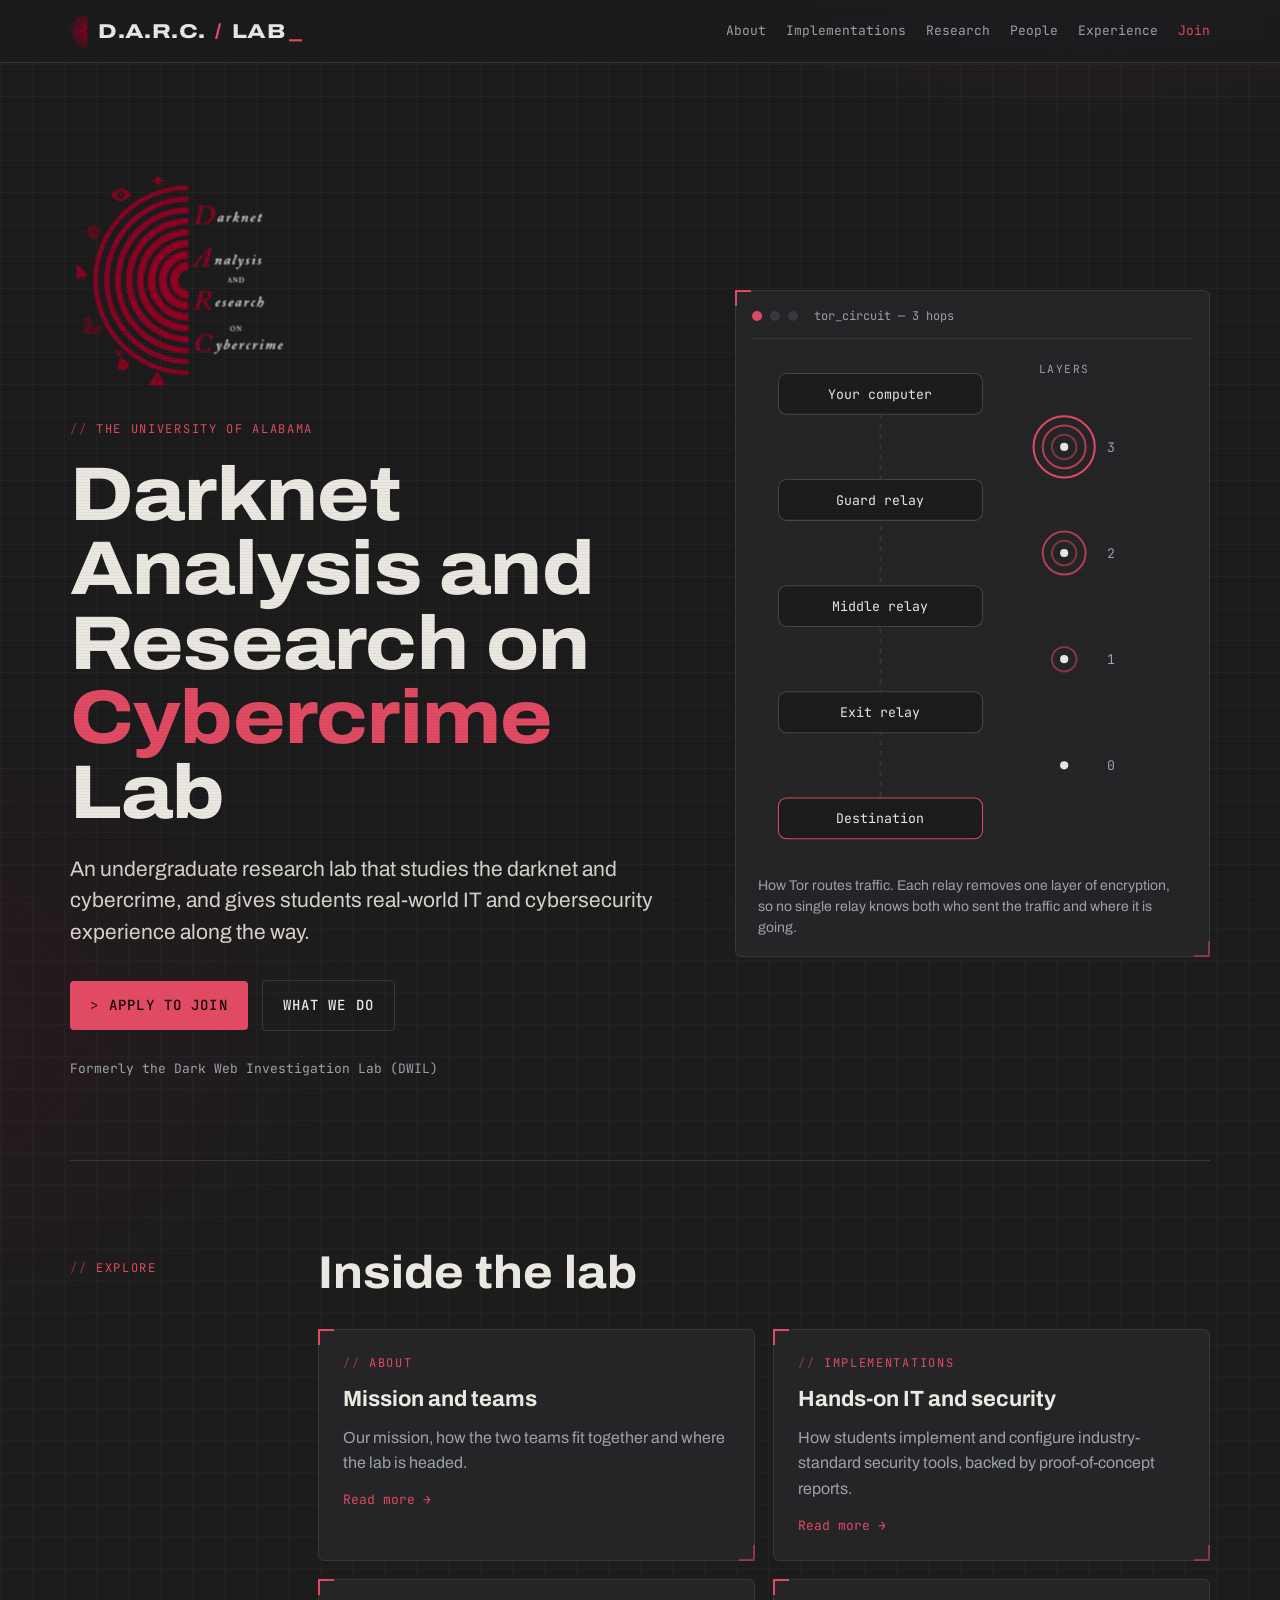
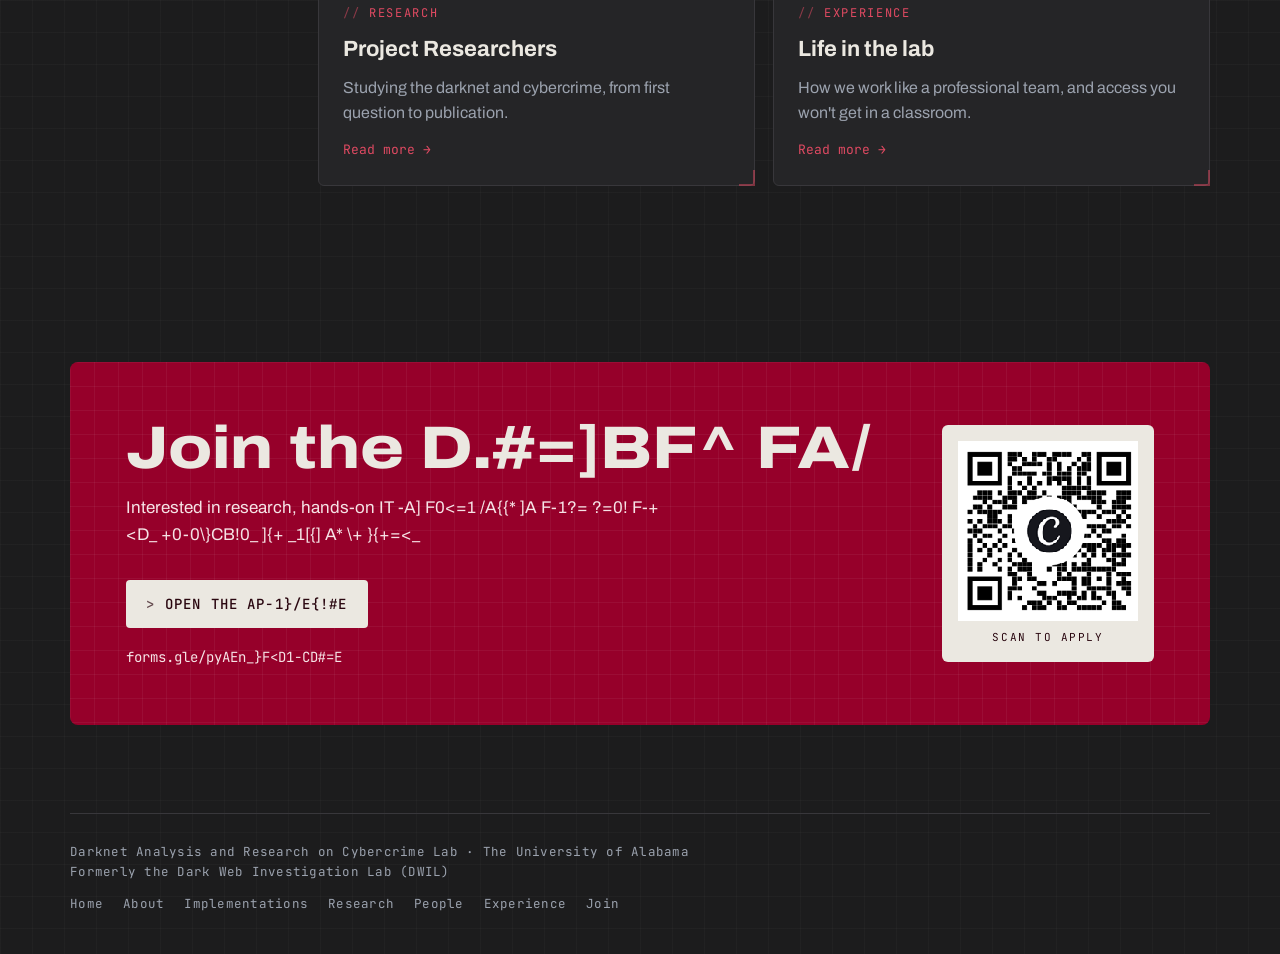
<file: index.html>
<!doctype html>
<html lang="en">
<head>
<meta charset="utf-8">
<meta name="viewport" content="width=device-width, initial-scale=1, viewport-fit=cover">
<meta name="description" content="The Darknet Analysis and Research on Cybercrime Lab (D.A.R.C. Lab) at The University of Alabama.">
<title>D.A.R.C. Lab</title>
<link rel="icon" href="favicon.ico" sizes="any">
<link rel="icon" type="image/png" sizes="32x32" href="assets/favicon-32.png">
<link rel="apple-touch-icon" href="assets/icon-180.png">
<meta property="og:image" content="assets/icon-512.png">
<meta name="theme-color" content="#1c1c1d">
<link rel="preconnect" href="https://fonts.googleapis.com">
<link rel="preconnect" href="https://fonts.gstatic.com" crossorigin>
<link rel="stylesheet" href="https://fonts.googleapis.com/css2?family=Archivo:wdth,wght@62..125,300..800&family=JetBrains+Mono:wght@400;500&display=swap">
<link rel="stylesheet" href="assets/site.css?v=4">
<script src="assets/site.js?v=4" defer></script>
</head>
<body>
<header class="top">
  <div class="wrap">
    <a class="mark" href="index.html"><img src="assets/emblem.png" alt="" width="153" height="285">D.A.R.C.<span>/</span>LAB</a>
    <nav class="nav" aria-label="Site">
      <a href="about.html">About</a>
      <a href="implementations.html">Implementations</a>
      <a href="research.html">Research</a>
      <a href="people.html">People</a>
      <a href="experience.html">Experience</a>
      <a class="cta" href="join.html">Join</a>
    </nav>
  </div>
</header>

<main class="wrap" id="top">
  <section class="hero">
    <div>
      <picture>
        <source srcset="assets/darc-logo.png" media="(prefers-reduced-motion: reduce)">
        <img class="hero-logo" src="assets/darc-logo-animated.webp" alt="D.A.R.C. Lab logo: Darknet Analysis and Research on Cybercrime" width="293" height="300">
      </picture>
      <p class="tag">The University of Alabama</p>
      <h1 data-scramble>Darknet Analysis and Research on <em>Cybercrime</em> Lab</h1>
      <p class="lede">An undergraduate research lab that studies the darknet and cybercrime, and gives students real-world IT and cybersecurity experience along the way.</p>
      <div class="actions">
        <a class="btn" href="join.html">Apply to join</a>
        <a class="btn ghost" href="about.html">What we do</a>
      </div>
      <p class="formerly">Formerly the Dark Web Investigation Lab (DWIL)</p>
    </div>

    <figure class="circuit" style="margin:0">
      <div class="term-bar" aria-hidden="true"><i></i><i></i><i></i><span>tor_circuit — 3 hops</span></div>
      <svg viewBox="0 0 420 500" role="img" aria-label="Diagram of a Tor circuit: traffic leaves your computer wrapped in three layers of encryption, and the guard, middle and exit relays each remove one layer before it reaches the destination.">
        <line x1="120" y1="40" x2="120" y2="456" stroke="#38373b" stroke-width="2" stroke-dasharray="4 6"/>
        <circle class="travel" cx="120" cy="40" r="5" fill="#e04a62"/>
        <g font-family="JetBrains Mono, monospace" font-size="13">
          <g><rect x="20" y="20" width="200" height="40" rx="8" fill="#1c1c1d" stroke="#46454a"/><text x="120" y="45" text-anchor="middle" fill="#ebe8e1">Your computer</text></g>
          <g><rect x="20" y="124" width="200" height="40" rx="8" fill="#1c1c1d" stroke="#46454a"/><text x="120" y="149" text-anchor="middle" fill="#ebe8e1">Guard relay</text></g>
          <g><rect x="20" y="228" width="200" height="40" rx="8" fill="#1c1c1d" stroke="#46454a"/><text x="120" y="253" text-anchor="middle" fill="#ebe8e1">Middle relay</text></g>
          <g><rect x="20" y="332" width="200" height="40" rx="8" fill="#1c1c1d" stroke="#46454a"/><text x="120" y="357" text-anchor="middle" fill="#ebe8e1">Exit relay</text></g>
          <g><rect x="20" y="436" width="200" height="40" rx="8" fill="#1c1c1d" stroke="#e04a62"/><text x="120" y="461" text-anchor="middle" fill="#ebe8e1">Destination</text></g>

          <g transform="translate(300 92)"><circle r="30" fill="none" stroke="#e04a62" stroke-width="2"/><circle r="21" fill="none" stroke="#e04a62" stroke-width="2" opacity=".75"/><circle r="12" fill="none" stroke="#e04a62" stroke-width="2" opacity=".5"/><circle r="4" fill="#ebe8e1"/><text x="42" y="5" fill="#9ba2ae">3</text></g>
          <g transform="translate(300 196)"><circle r="21" fill="none" stroke="#e04a62" stroke-width="2" opacity=".75"/><circle r="12" fill="none" stroke="#e04a62" stroke-width="2" opacity=".5"/><circle r="4" fill="#ebe8e1"/><text x="42" y="5" fill="#9ba2ae">2</text></g>
          <g transform="translate(300 300)"><circle r="12" fill="none" stroke="#e04a62" stroke-width="2" opacity=".5"/><circle r="4" fill="#ebe8e1"/><text x="42" y="5" fill="#9ba2ae">1</text></g>
          <g transform="translate(300 404)"><circle r="4" fill="#ebe8e1"/><text x="42" y="5" fill="#9ba2ae">0</text></g>
          <text x="300" y="20" text-anchor="middle" fill="#9ba2ae" font-size="11" letter-spacing="1.5">LAYERS</text>
        </g>
      </svg>
      <figcaption>How Tor routes traffic. Each relay removes one layer of encryption, so no single relay knows both who sent the traffic and where it is going.</figcaption>
    </figure>
  </section>

  <section class="sec" id="explore">
    <p class="tag">Explore</p>
    <div>
      <h2>Inside the lab</h2>
      <div class="explore">
        <a href="about.html"><span class="tag">About</span><b>Mission and teams</b><span class="d">Our mission, how the two teams fit together and where the lab is headed.</span><span class="go">Read more →</span></a>
        <a href="implementations.html"><span class="tag">Implementations</span><b>Hands-on IT and security</b><span class="d">How students implement and configure industry-standard security tools, backed by proof-of-concept reports.</span><span class="go">Read more →</span></a>
        <a href="research.html"><span class="tag">Research</span><b>Project Researchers</b><span class="d">Studying the darknet and cybercrime, from first question to publication.</span><span class="go">Read more →</span></a>
        <a href="experience.html"><span class="tag">Experience</span><b>Life in the lab</b><span class="d">How we work like a professional team, and access you won't get in a classroom.</span><span class="go">Read more →</span></a>
      </div>
    </div>
  </section>

  <section class="join" id="apply">
    <div>
      <h2>Join the D.A.R.C. Lab</h2>
      <p>Interested in research, hands-on IT and cyber work, or both? Fill out the application and we'll be in touch.</p>
      <div class="actions"><a class="btn" href="https://forms.gle/pyAEn3oDvScfG8r38" target="_blank" rel="noopener">Open the application</a></div>
      <p class="link">forms.gle/pyAEn3oDvScfG8r38</p>
    </div>
    <div class="qr">
      <img src="assets/apply-qr.png" alt="QR code for the D.A.R.C. Lab application form">
      <span>SCAN TO APPLY</span>
    </div>
  </section>

  <footer>
    <span>Darknet Analysis and Research on Cybercrime Lab · The University of Alabama<br>Formerly the Dark Web Investigation Lab (DWIL)</span>
    <nav aria-label="Footer">
      <a href="index.html">Home</a><a href="about.html">About</a><a href="implementations.html">Implementations</a><a href="research.html">Research</a><a href="people.html">People</a><a href="experience.html">Experience</a><a href="join.html">Join</a>
    </nav>
  </footer>
</main>
</body>
</html>
</file>
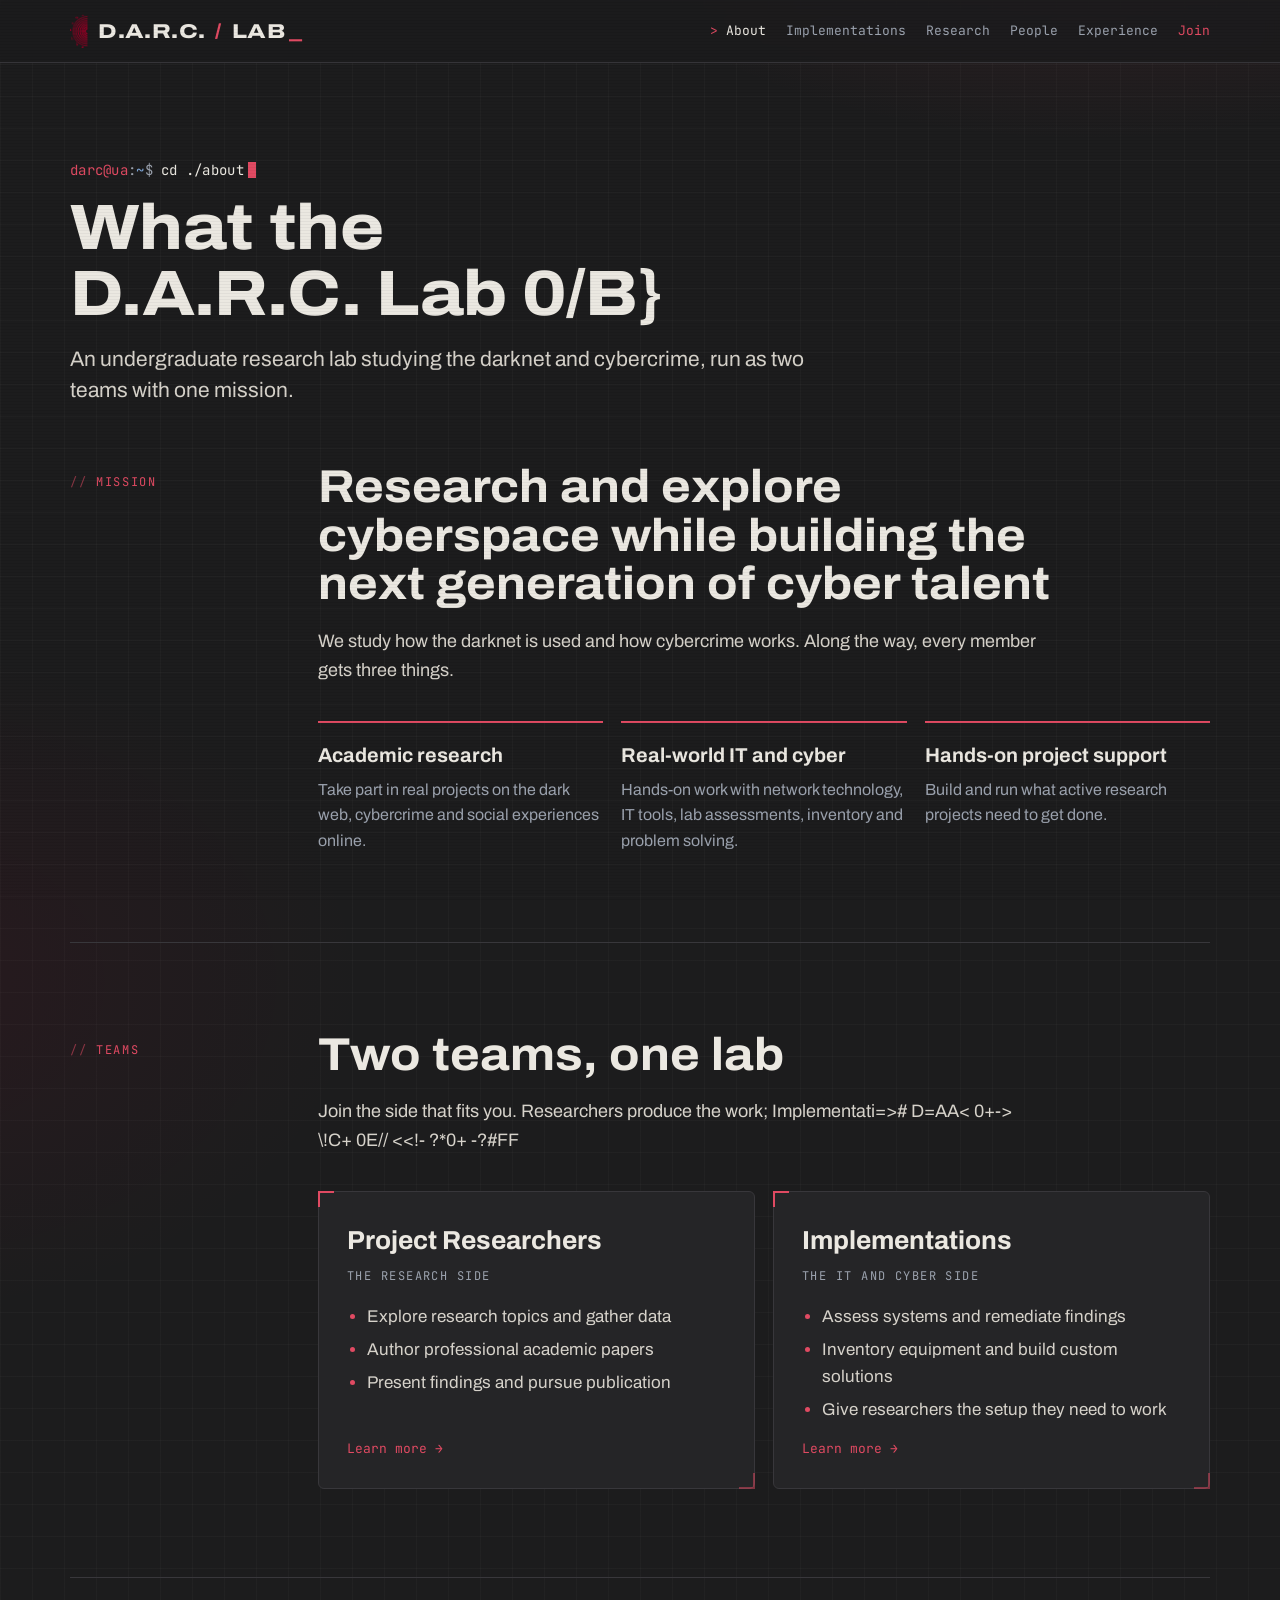
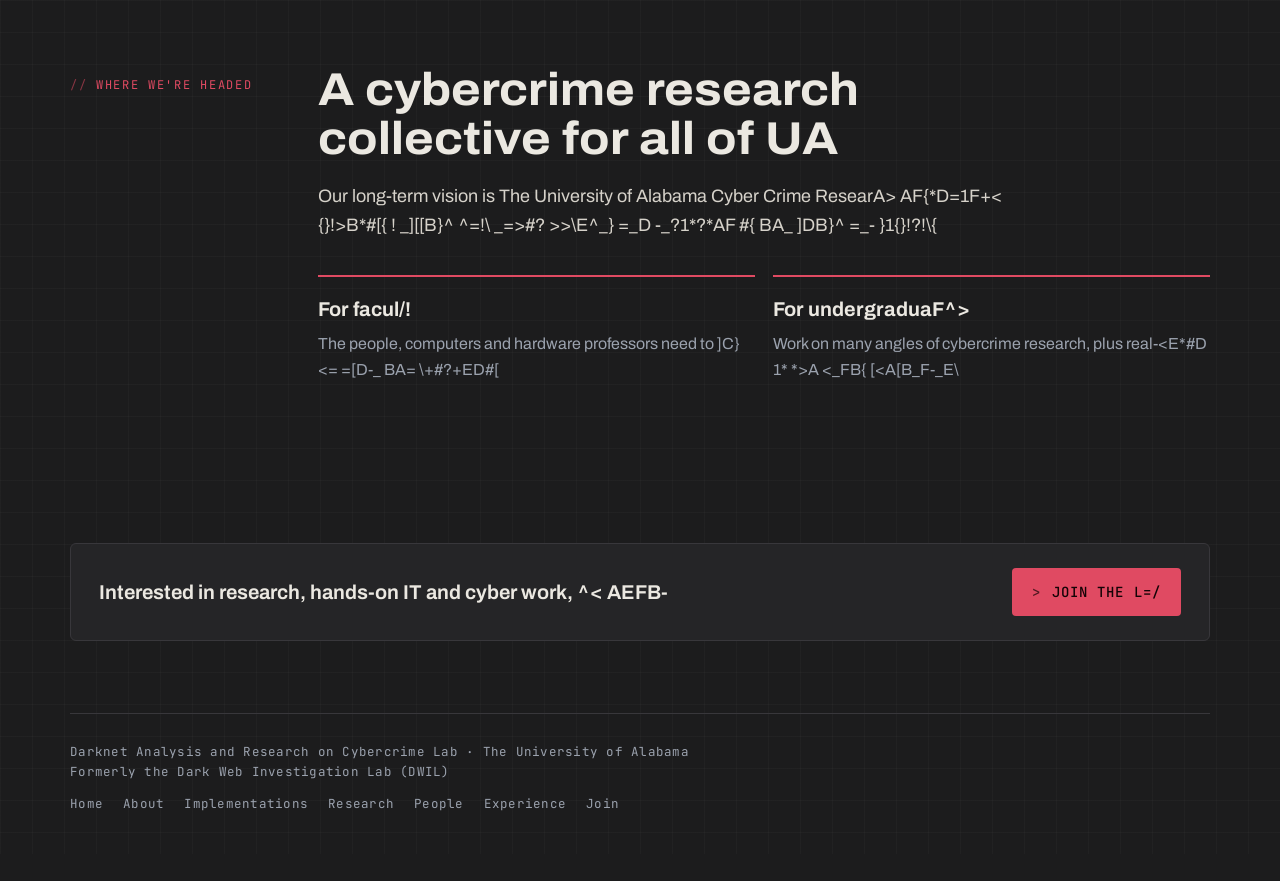
<file: about.html>
<!doctype html>
<html lang="en">
<head>
<meta charset="utf-8">
<meta name="viewport" content="width=device-width, initial-scale=1, viewport-fit=cover">
<meta name="description" content="Mission, teams and goals of the D.A.R.C. Lab at The University of Alabama.">
<title>About · D.A.R.C. Lab</title>
<link rel="icon" href="favicon.ico" sizes="any">
<link rel="icon" type="image/png" sizes="32x32" href="assets/favicon-32.png">
<link rel="apple-touch-icon" href="assets/icon-180.png">
<meta property="og:image" content="assets/icon-512.png">
<meta name="theme-color" content="#1c1c1d">
<link rel="preconnect" href="https://fonts.googleapis.com">
<link rel="preconnect" href="https://fonts.gstatic.com" crossorigin>
<link rel="stylesheet" href="https://fonts.googleapis.com/css2?family=Archivo:wdth,wght@62..125,300..800&family=JetBrains+Mono:wght@400;500&display=swap">
<link rel="stylesheet" href="assets/site.css?v=4">
<script src="assets/site.js?v=4" defer></script>
</head>
<body>
<header class="top">
  <div class="wrap">
    <a class="mark" href="index.html"><img src="assets/emblem.png" alt="" width="153" height="285">D.A.R.C.<span>/</span>LAB</a>
    <nav class="nav" aria-label="Site">
      <a href="about.html" aria-current="page">About</a>
      <a href="implementations.html">Implementations</a>
      <a href="research.html">Research</a>
      <a href="people.html">People</a>
      <a href="experience.html">Experience</a>
      <a class="cta" href="join.html">Join</a>
    </nav>
  </div>
</header>

<main class="wrap" id="top">
  <section class="page-head">
    <p class="prompt" aria-hidden="true"><span class="u">darc@ua</span>:<span class="p">~</span>$ <span class="c">cd ./about</span><span class="cursor"></span></p>
    <h1 data-scramble>What the D.A.R.C. Lab does</h1>
    <p class="lead">An undergraduate research lab studying the darknet and cybercrime, run as two teams with one mission.</p>
  </section>

  <section class="sec" style="border-top:none;padding-top:0" id="mission">
    <p class="tag">Mission</p>
    <div>
      <h2>Research and explore cyberspace while building the next generation of cyber talent</h2>
      <p class="intro">We study how the darknet is used and how cybercrime works. Along the way, every member gets three things.</p>
      <div class="grid g3">
        <div class="item"><h3>Academic research</h3><p>Take part in real projects on the dark web, cybercrime and social experiences online.</p></div>
        <div class="item"><h3>Real-world IT and cyber</h3><p>Hands-on work with network technology, IT tools, lab assessments, inventory and problem solving.</p></div>
        <div class="item"><h3>Hands-on project support</h3><p>Build and run what active research projects need to get done.</p></div>
      </div>
    </div>
  </section>

  <section class="sec" id="teams">
    <p class="tag">Teams</p>
    <div>
      <h2>Two teams, one lab</h2>
      <p class="intro">Join the side that fits you. Researchers produce the work; Implementations makes sure they have what they need.</p>
      <div class="grid g2">
        <div class="team team-link">
          <h3><a href="research.html">Project Researchers</a></h3>
          <p class="lead">The research side</p>
          <ul>
            <li>Explore research topics and gather data</li>
            <li>Author professional academic papers</li>
            <li>Present findings and pursue publication</li>
          </ul>
          <p class="go" aria-hidden="true">Learn more →</p>
        </div>
        <div class="team team-link">
          <h3><a href="implementations.html">Implementations</a></h3>
          <p class="lead">The IT and cyber side</p>
          <ul>
            <li>Assess systems and remediate findings</li>
            <li>Inventory equipment and build custom solutions</li>
            <li>Give researchers the setup they need to work</li>
          </ul>
          <p class="go" aria-hidden="true">Learn more →</p>
        </div>
      </div>
    </div>
  </section>

  <section class="sec" id="future">
    <p class="tag">Where we're headed</p>
    <div>
      <h2>A cybercrime research collective for all of UA</h2>
      <p class="intro">Our long-term vision is The University of Alabama Cyber Crime Research Collective (UACCRC): a service that gives faculty the resources to run their own research.</p>
      <div class="grid g2">
        <div class="item"><h3>For faculty</h3><p>The people, computers and hardware professors need to power their own research.</p></div>
        <div class="item"><h3>For undergraduates</h3><p>Work on many angles of cybercrime research, plus real-world IT and cyber experience.</p></div>
      </div>
    </div>
  </section>

  <section class="cta-strip">
    <p>Interested in research, hands-on IT and cyber work, or both?</p>
    <a class="btn" href="join.html">Join the lab</a>
  </section>

  <footer>
    <span>Darknet Analysis and Research on Cybercrime Lab · The University of Alabama<br>Formerly the Dark Web Investigation Lab (DWIL)</span>
    <nav aria-label="Footer">
      <a href="index.html">Home</a><a href="about.html">About</a><a href="implementations.html">Implementations</a><a href="research.html">Research</a><a href="people.html">People</a><a href="experience.html">Experience</a><a href="join.html">Join</a>
    </nav>
  </footer>
</main>
</body>
</html>
</file>
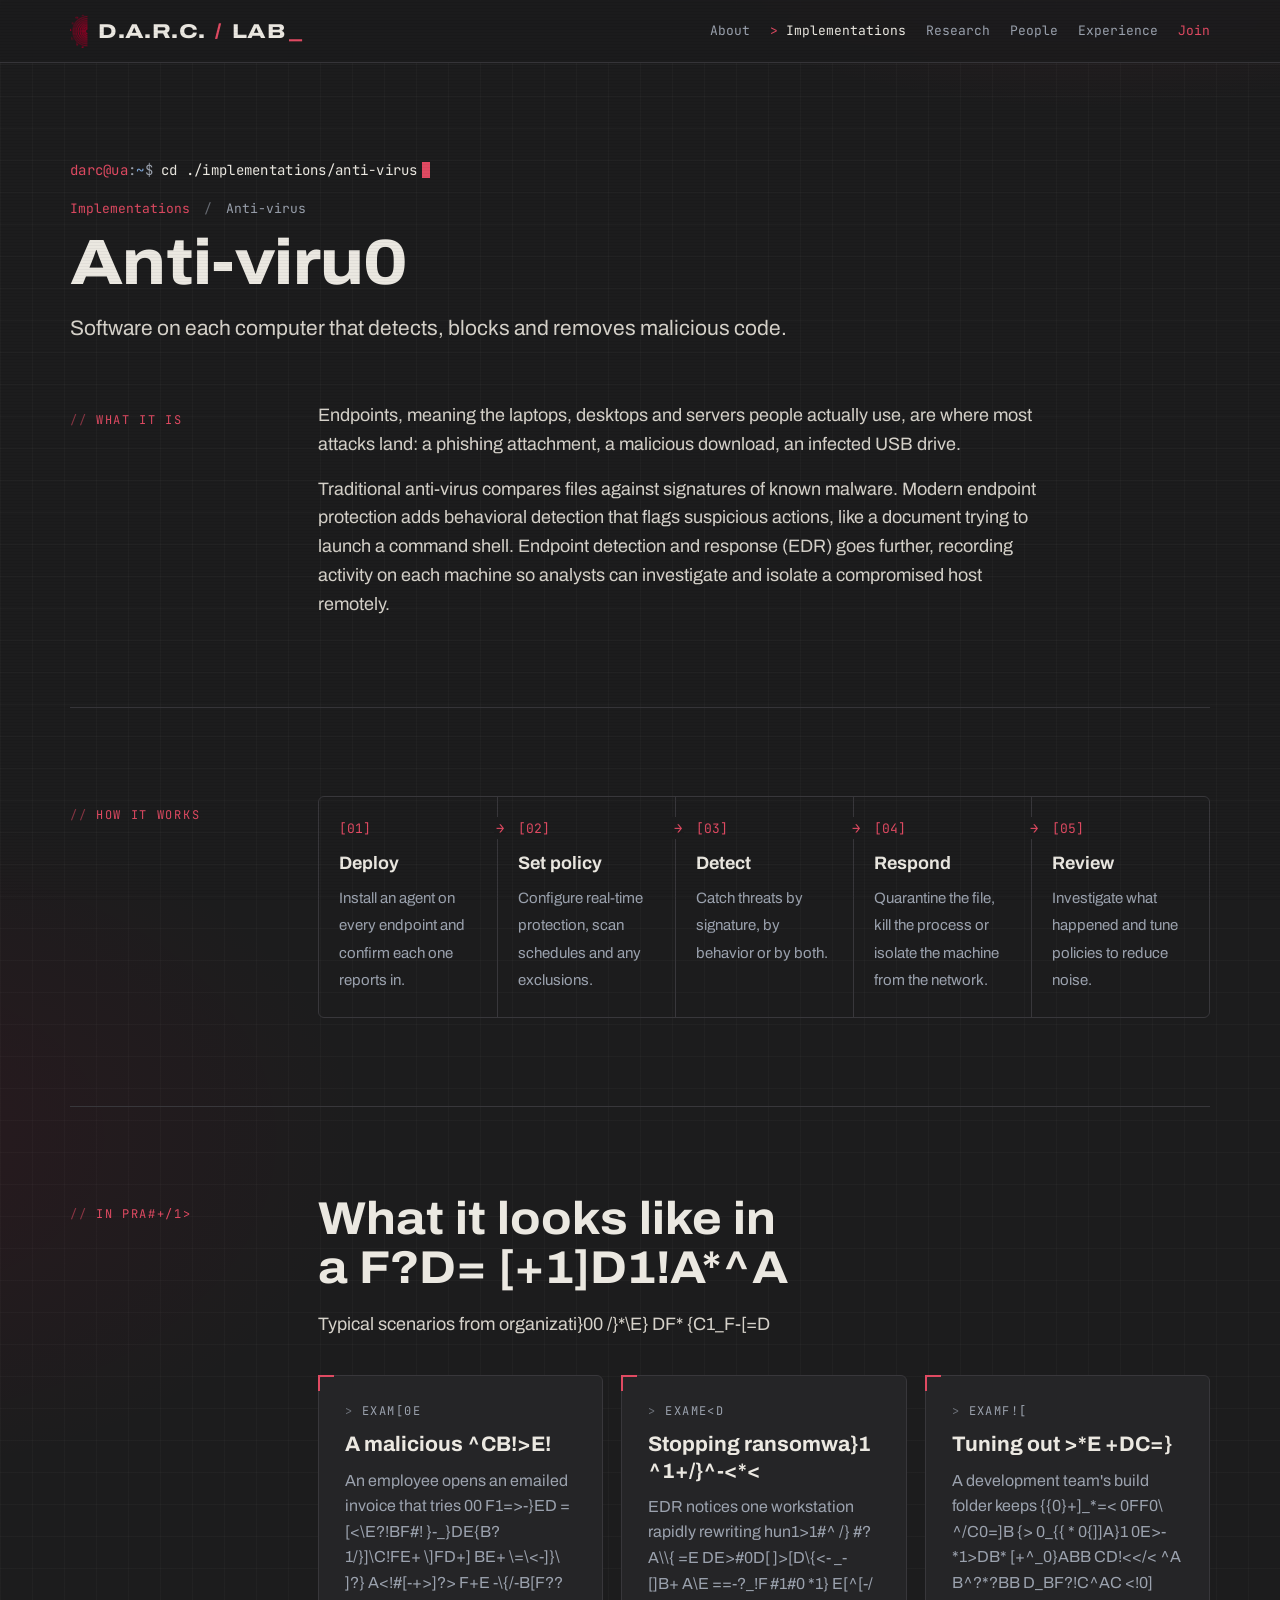
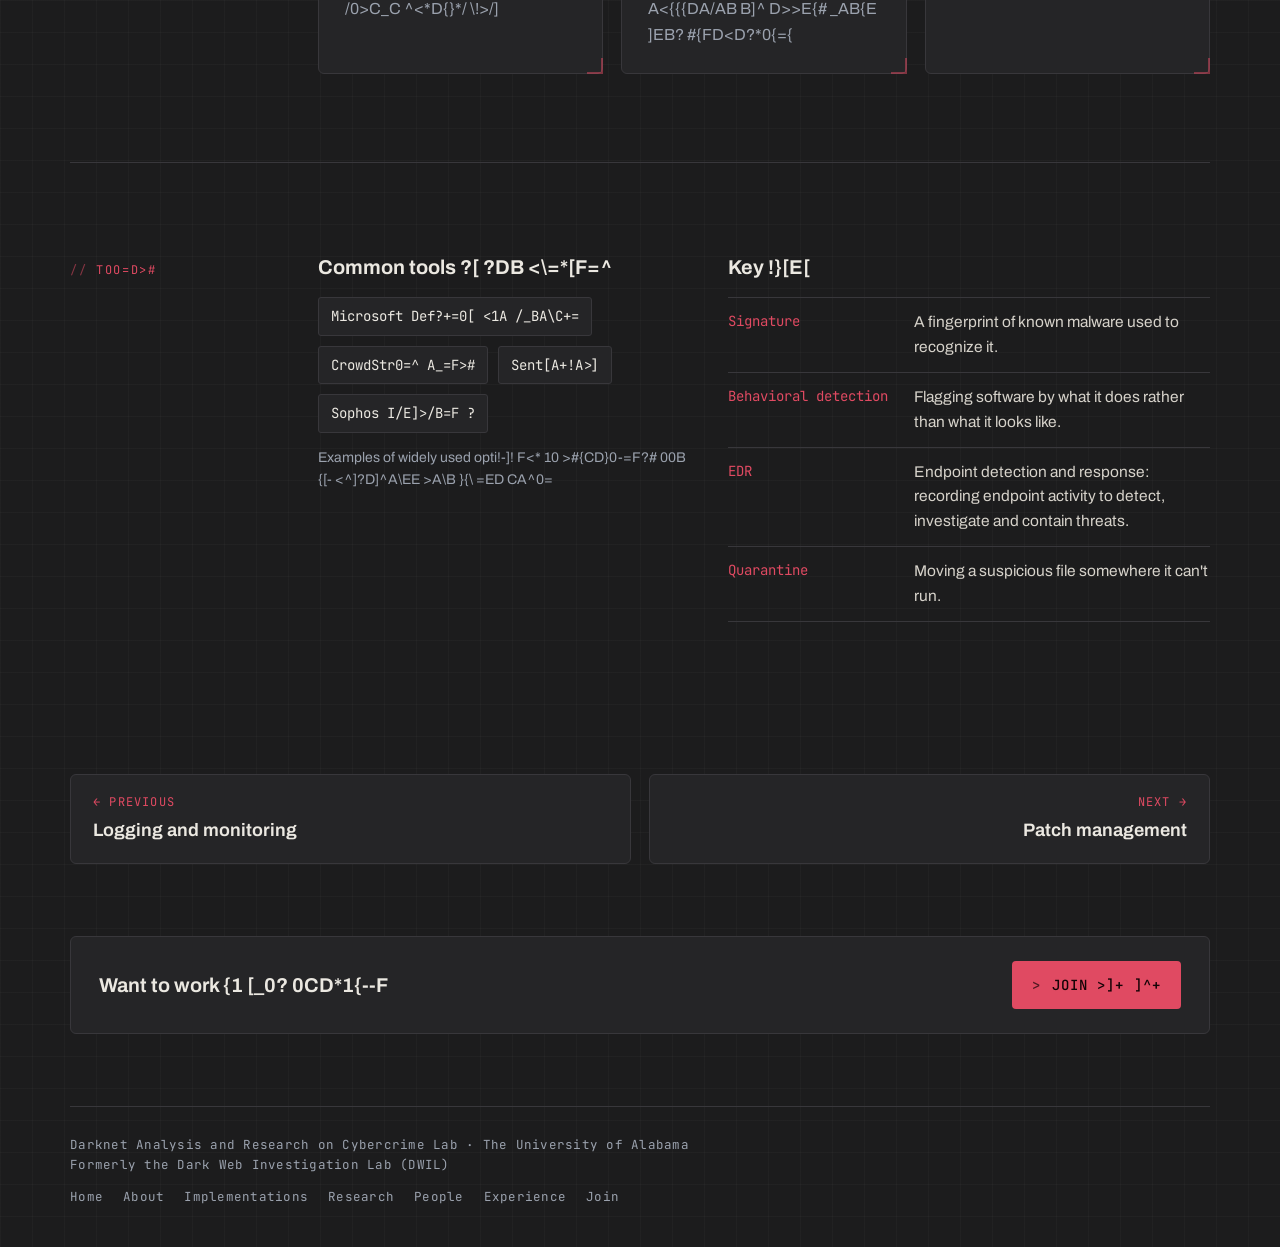
<file: anti-virus.html>
<!doctype html>
<html lang="en">
<head>
<meta charset="utf-8">
<meta name="viewport" content="width=device-width, initial-scale=1, viewport-fit=cover">
<meta name="description" content="Anti-virus: Software on each computer that detects, blocks and removes malicious code.">
<title>Anti-virus · D.A.R.C. Lab</title>
<link rel="icon" href="favicon.ico" sizes="any">
<link rel="icon" type="image/png" sizes="32x32" href="assets/favicon-32.png">
<link rel="apple-touch-icon" href="assets/icon-180.png">
<meta property="og:image" content="assets/icon-512.png">
<meta name="theme-color" content="#1c1c1d">
<link rel="preconnect" href="https://fonts.googleapis.com">
<link rel="preconnect" href="https://fonts.gstatic.com" crossorigin>
<link rel="stylesheet" href="https://fonts.googleapis.com/css2?family=Archivo:wdth,wght@62..125,300..800&family=JetBrains+Mono:wght@400;500&display=swap">
<link rel="stylesheet" href="assets/site.css?v=4">
<script src="assets/site.js?v=4" defer></script>
</head>
<body>
<header class="top">
  <div class="wrap">
    <a class="mark" href="index.html"><img src="assets/emblem.png" alt="" width="153" height="285">D.A.R.C.<span>/</span>LAB</a>
    <nav class="nav" aria-label="Site">
      <a href="about.html">About</a>
      <a href="implementations.html" aria-current="page">Implementations</a>
      <a href="research.html">Research</a>
      <a href="people.html">People</a>
      <a href="experience.html">Experience</a>
      <a class="cta" href="join.html">Join</a>
    </nav>
  </div>
</header>

<main class="wrap" id="top">
  <section class="page-head">
    <p class="prompt" aria-hidden="true"><span class="u">darc@ua</span>:<span class="p">~</span>$ <span class="c">cd ./implementations/anti-virus</span><span class="cursor"></span></p>
    <p class="crumbs"><a href="implementations.html">Implementations</a> <span aria-hidden="true">/</span> Anti-virus</p>
    <h1 data-scramble>Anti-virus</h1>
    <p class="lead">Software on each computer that detects, blocks and removes malicious code.</p>
  </section>

  <section class="sec" style="border-top:none;padding-top:0">
    <p class="tag">What it is</p>
    <div class="what">
      <p class="intro">Endpoints, meaning the laptops, desktops and servers people actually use, are where most attacks land: a phishing attachment, a malicious download, an infected USB drive.</p>
      <p class="intro">Traditional anti-virus compares files against signatures of known malware. Modern endpoint protection adds behavioral detection that flags suspicious actions, like a document trying to launch a command shell. Endpoint detection and response (EDR) goes further, recording activity on each machine so analysts can investigate and isolate a compromised host remotely.</p>
    </div>
  </section>

  <section class="sec">
    <p class="tag">How it works</p>
    <div>
      <ol class="flow">
        <li><b>Deploy</b><span>Install an agent on every endpoint and confirm each one reports in.</span></li>
        <li><b>Set policy</b><span>Configure real-time protection, scan schedules and any exclusions.</span></li>
        <li><b>Detect</b><span>Catch threats by signature, by behavior or by both.</span></li>
        <li><b>Respond</b><span>Quarantine the file, kill the process or isolate the machine from the network.</span></li>
        <li><b>Review</b><span>Investigate what happened and tune policies to reduce noise.</span></li>
      </ol>
    </div>
  </section>

  <section class="sec">
    <p class="tag">In practice</p>
    <div>
      <h2>What it looks like in a real environment</h2>
      <p class="intro">Typical scenarios from organizations across the industry.</p>
      <div class="stack examples">
        <article class="ex"><p class="kind">Example</p><h3>A malicious invoice</h3><p>An employee opens an emailed invoice that tries to download ransomware. Real-time protection blocks the download and quarantines the attachment before anything runs.</p></article>
        <article class="ex"><p class="kind">Example</p><h3>Stopping ransomware mid-attack</h3><p>EDR notices one workstation rapidly rewriting hundreds of files. An analyst isolates it from the network with one click, containing the damage while they investigate.</p></article>
        <article class="ex"><p class="kind">Example</p><h3>Tuning out the noise</h3><p>A development team&#x27;s build folder keeps triggering false alarms. IT adds a narrow, documented exclusion instead of turning protection off.</p></article>
      </div>
    </div>
  </section>

  <section class="sec">
    <p class="tag">Toolbox</p>
    <div class="toolbox">
      <div>
        <h3 class="sub">Common tools in the industry</h3>
        <ul class="chips">
        <li>Microsoft Defender for Endpoint</li>
        <li>CrowdStrike Falcon</li>
        <li>SentinelOne</li>
        <li>Sophos Intercept X</li>
        </ul>
        <p class="note">Examples of widely used options, not an endorsement, and not necessarily what our lab runs.</p>
      </div>
      <div>
        <h3 class="sub">Key terms</h3>
        <dl class="terms">
        <div><dt>Signature</dt><dd>A fingerprint of known malware used to recognize it.</dd></div>
        <div><dt>Behavioral detection</dt><dd>Flagging software by what it does rather than what it looks like.</dd></div>
        <div><dt>EDR</dt><dd>Endpoint detection and response: recording endpoint activity to detect, investigate and contain threats.</dd></div>
        <div><dt>Quarantine</dt><dd>Moving a suspicious file somewhere it can&#x27;t run.</dd></div>
        </dl>
      </div>
    </div>
  </section>

  <nav class="pager" aria-label="Other capabilities">
    <a href="logging-and-monitoring.html"><span>← Previous</span><b>Logging and monitoring</b></a>
    <a class="next" href="patch-management.html"><span>Next →</span><b>Patch management</b></a>
  </nav>

  <section class="cta-strip">
    <p>Want to work on this hands-on?</p>
    <a class="btn" href="join.html">Join the lab</a>
  </section>

  <footer>
    <span>Darknet Analysis and Research on Cybercrime Lab · The University of Alabama<br>Formerly the Dark Web Investigation Lab (DWIL)</span>
    <nav aria-label="Footer">
      <a href="index.html">Home</a><a href="about.html">About</a><a href="implementations.html">Implementations</a><a href="research.html">Research</a><a href="people.html">People</a><a href="experience.html">Experience</a><a href="join.html">Join</a>
    </nav>
  </footer>
</main>
</body>
</html>
</file>
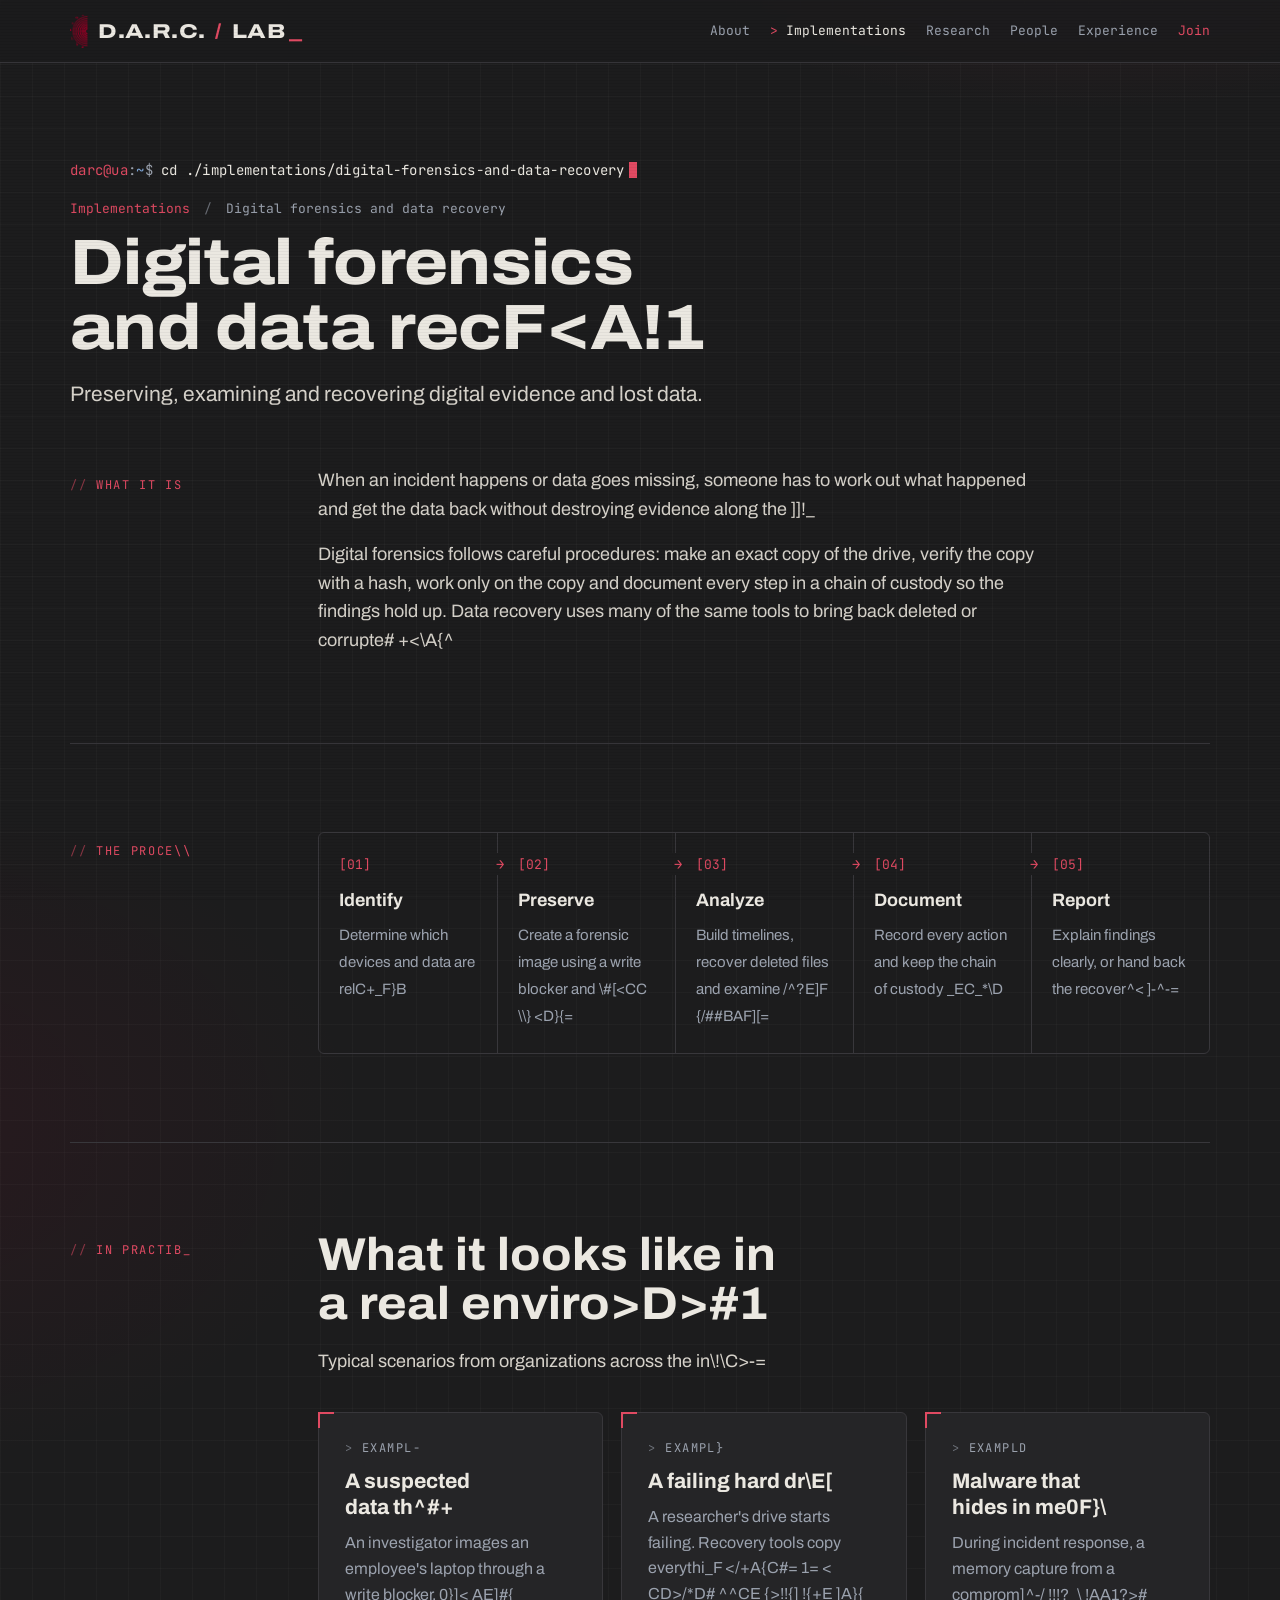
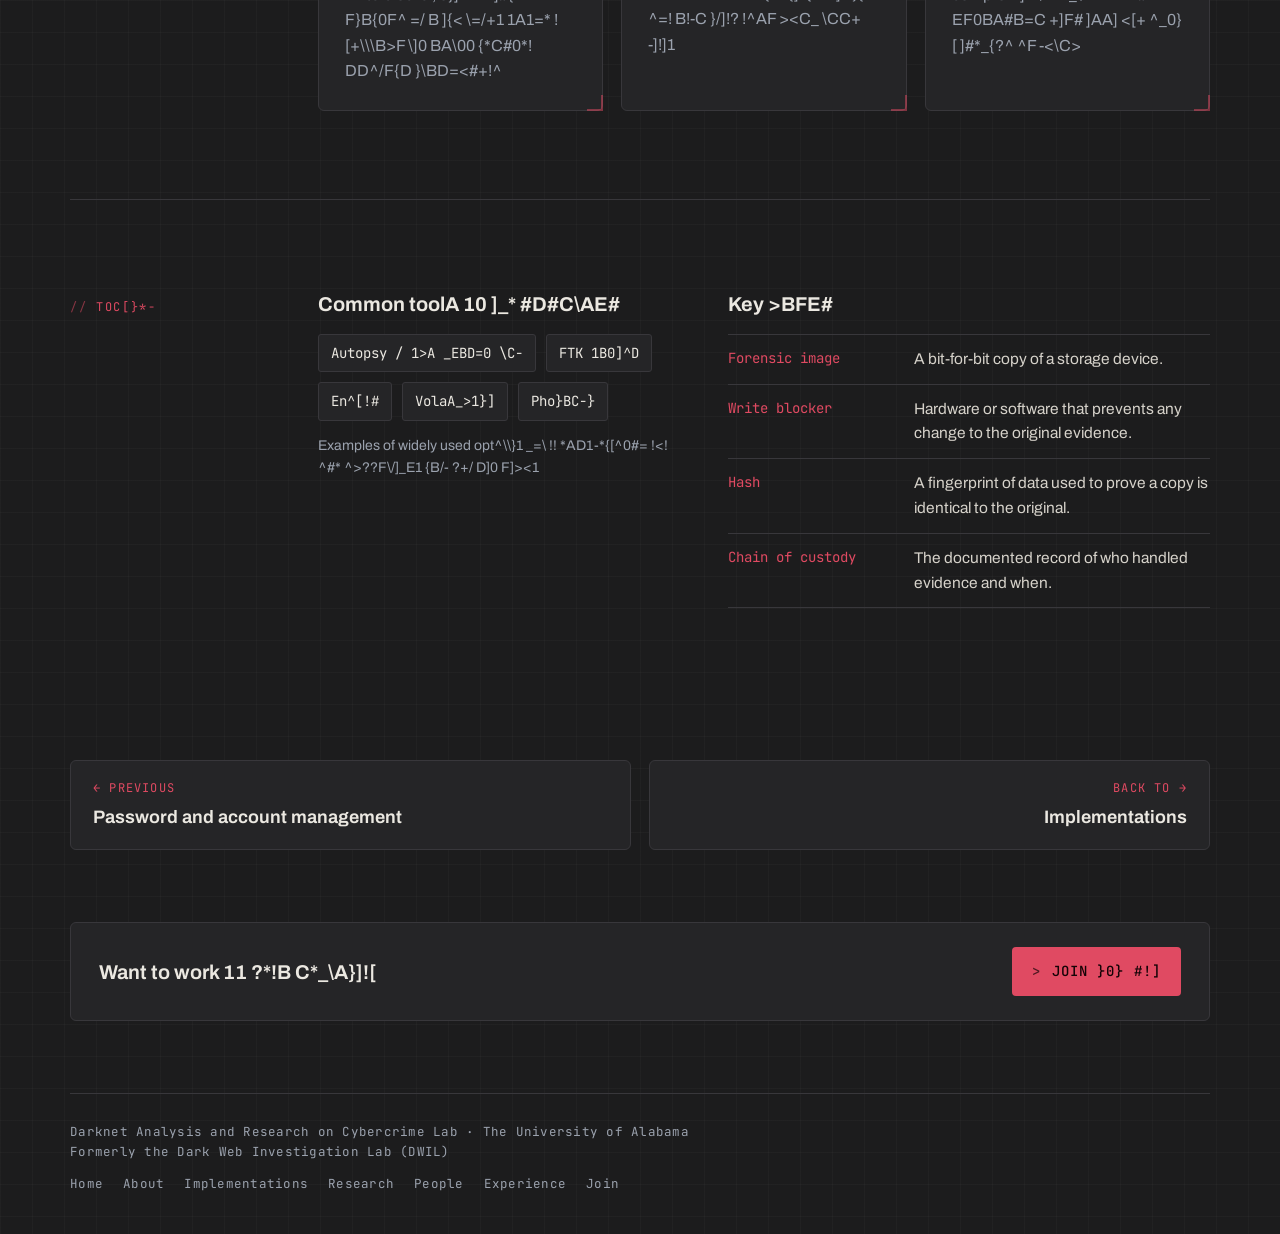
<file: digital-forensics-and-data-recovery.html>
<!doctype html>
<html lang="en">
<head>
<meta charset="utf-8">
<meta name="viewport" content="width=device-width, initial-scale=1, viewport-fit=cover">
<meta name="description" content="Digital forensics and data recovery: Preserving, examining and recovering digital evidence and lost data.">
<title>Digital forensics and data recovery · D.A.R.C. Lab</title>
<link rel="icon" href="favicon.ico" sizes="any">
<link rel="icon" type="image/png" sizes="32x32" href="assets/favicon-32.png">
<link rel="apple-touch-icon" href="assets/icon-180.png">
<meta property="og:image" content="assets/icon-512.png">
<meta name="theme-color" content="#1c1c1d">
<link rel="preconnect" href="https://fonts.googleapis.com">
<link rel="preconnect" href="https://fonts.gstatic.com" crossorigin>
<link rel="stylesheet" href="https://fonts.googleapis.com/css2?family=Archivo:wdth,wght@62..125,300..800&family=JetBrains+Mono:wght@400;500&display=swap">
<link rel="stylesheet" href="assets/site.css?v=4">
<script src="assets/site.js?v=4" defer></script>
</head>
<body>
<header class="top">
  <div class="wrap">
    <a class="mark" href="index.html"><img src="assets/emblem.png" alt="" width="153" height="285">D.A.R.C.<span>/</span>LAB</a>
    <nav class="nav" aria-label="Site">
      <a href="about.html">About</a>
      <a href="implementations.html" aria-current="page">Implementations</a>
      <a href="research.html">Research</a>
      <a href="people.html">People</a>
      <a href="experience.html">Experience</a>
      <a class="cta" href="join.html">Join</a>
    </nav>
  </div>
</header>

<main class="wrap" id="top">
  <section class="page-head">
    <p class="prompt" aria-hidden="true"><span class="u">darc@ua</span>:<span class="p">~</span>$ <span class="c">cd ./implementations/digital-forensics-and-data-recovery</span><span class="cursor"></span></p>
    <p class="crumbs"><a href="implementations.html">Implementations</a> <span aria-hidden="true">/</span> Digital forensics and data recovery</p>
    <h1 data-scramble>Digital forensics and data recovery</h1>
    <p class="lead">Preserving, examining and recovering digital evidence and lost data.</p>
  </section>

  <section class="sec" style="border-top:none;padding-top:0">
    <p class="tag">What it is</p>
    <div class="what">
      <p class="intro">When an incident happens or data goes missing, someone has to work out what happened and get the data back without destroying evidence along the way.</p>
      <p class="intro">Digital forensics follows careful procedures: make an exact copy of the drive, verify the copy with a hash, work only on the copy and document every step in a chain of custody so the findings hold up. Data recovery uses many of the same tools to bring back deleted or corrupted files.</p>
    </div>
  </section>

  <section class="sec">
    <p class="tag">The process</p>
    <div>
      <ol class="flow">
        <li><b>Identify</b><span>Determine which devices and data are relevant.</span></li>
        <li><b>Preserve</b><span>Create a forensic image using a write blocker and record its hash.</span></li>
        <li><b>Analyze</b><span>Build timelines, recover deleted files and examine system artifacts.</span></li>
        <li><b>Document</b><span>Record every action and keep the chain of custody intact.</span></li>
        <li><b>Report</b><span>Explain findings clearly, or hand back the recovered data.</span></li>
      </ol>
    </div>
  </section>

  <section class="sec">
    <p class="tag">In practice</p>
    <div>
      <h2>What it looks like in a real environment</h2>
      <p class="intro">Typical scenarios from organizations across the industry.</p>
      <div class="stack examples">
        <article class="ex"><p class="kind">Example</p><h3>A suspected data theft</h3><p>An investigator images an employee&#x27;s laptop through a write blocker, then finds records of a USB drive being connected and files deleted shortly afterward.</p></article>
        <article class="ex"><p class="kind">Example</p><h3>A failing hard drive</h3><p>A researcher&#x27;s drive starts failing. Recovery tools copy everything readable to a healthy disk first, then pull the lost files back from that copy.</p></article>
        <article class="ex"><p class="kind">Example</p><h3>Malware that hides in memory</h3><p>During incident response, a memory capture from a compromised server reveals malicious code that was never written to disk.</p></article>
      </div>
    </div>
  </section>

  <section class="sec">
    <p class="tag">Toolbox</p>
    <div class="toolbox">
      <div>
        <h3 class="sub">Common tools in the industry</h3>
        <ul class="chips">
        <li>Autopsy / The Sleuth Kit</li>
        <li>FTK Imager</li>
        <li>EnCase</li>
        <li>Volatility</li>
        <li>PhotoRec</li>
        </ul>
        <p class="note">Examples of widely used options, not an endorsement, and not necessarily what our lab runs.</p>
      </div>
      <div>
        <h3 class="sub">Key terms</h3>
        <dl class="terms">
        <div><dt>Forensic image</dt><dd>A bit-for-bit copy of a storage device.</dd></div>
        <div><dt>Write blocker</dt><dd>Hardware or software that prevents any change to the original evidence.</dd></div>
        <div><dt>Hash</dt><dd>A fingerprint of data used to prove a copy is identical to the original.</dd></div>
        <div><dt>Chain of custody</dt><dd>The documented record of who handled evidence and when.</dd></div>
        </dl>
      </div>
    </div>
  </section>

  <nav class="pager" aria-label="Other capabilities">
    <a href="password-and-account-management.html"><span>← Previous</span><b>Password and account management</b></a>
    <a class="next" href="implementations.html"><span>Back to →</span><b>Implementations</b></a>
  </nav>

  <section class="cta-strip">
    <p>Want to work on this hands-on?</p>
    <a class="btn" href="join.html">Join the lab</a>
  </section>

  <footer>
    <span>Darknet Analysis and Research on Cybercrime Lab · The University of Alabama<br>Formerly the Dark Web Investigation Lab (DWIL)</span>
    <nav aria-label="Footer">
      <a href="index.html">Home</a><a href="about.html">About</a><a href="implementations.html">Implementations</a><a href="research.html">Research</a><a href="people.html">People</a><a href="experience.html">Experience</a><a href="join.html">Join</a>
    </nav>
  </footer>
</main>
</body>
</html>
</file>
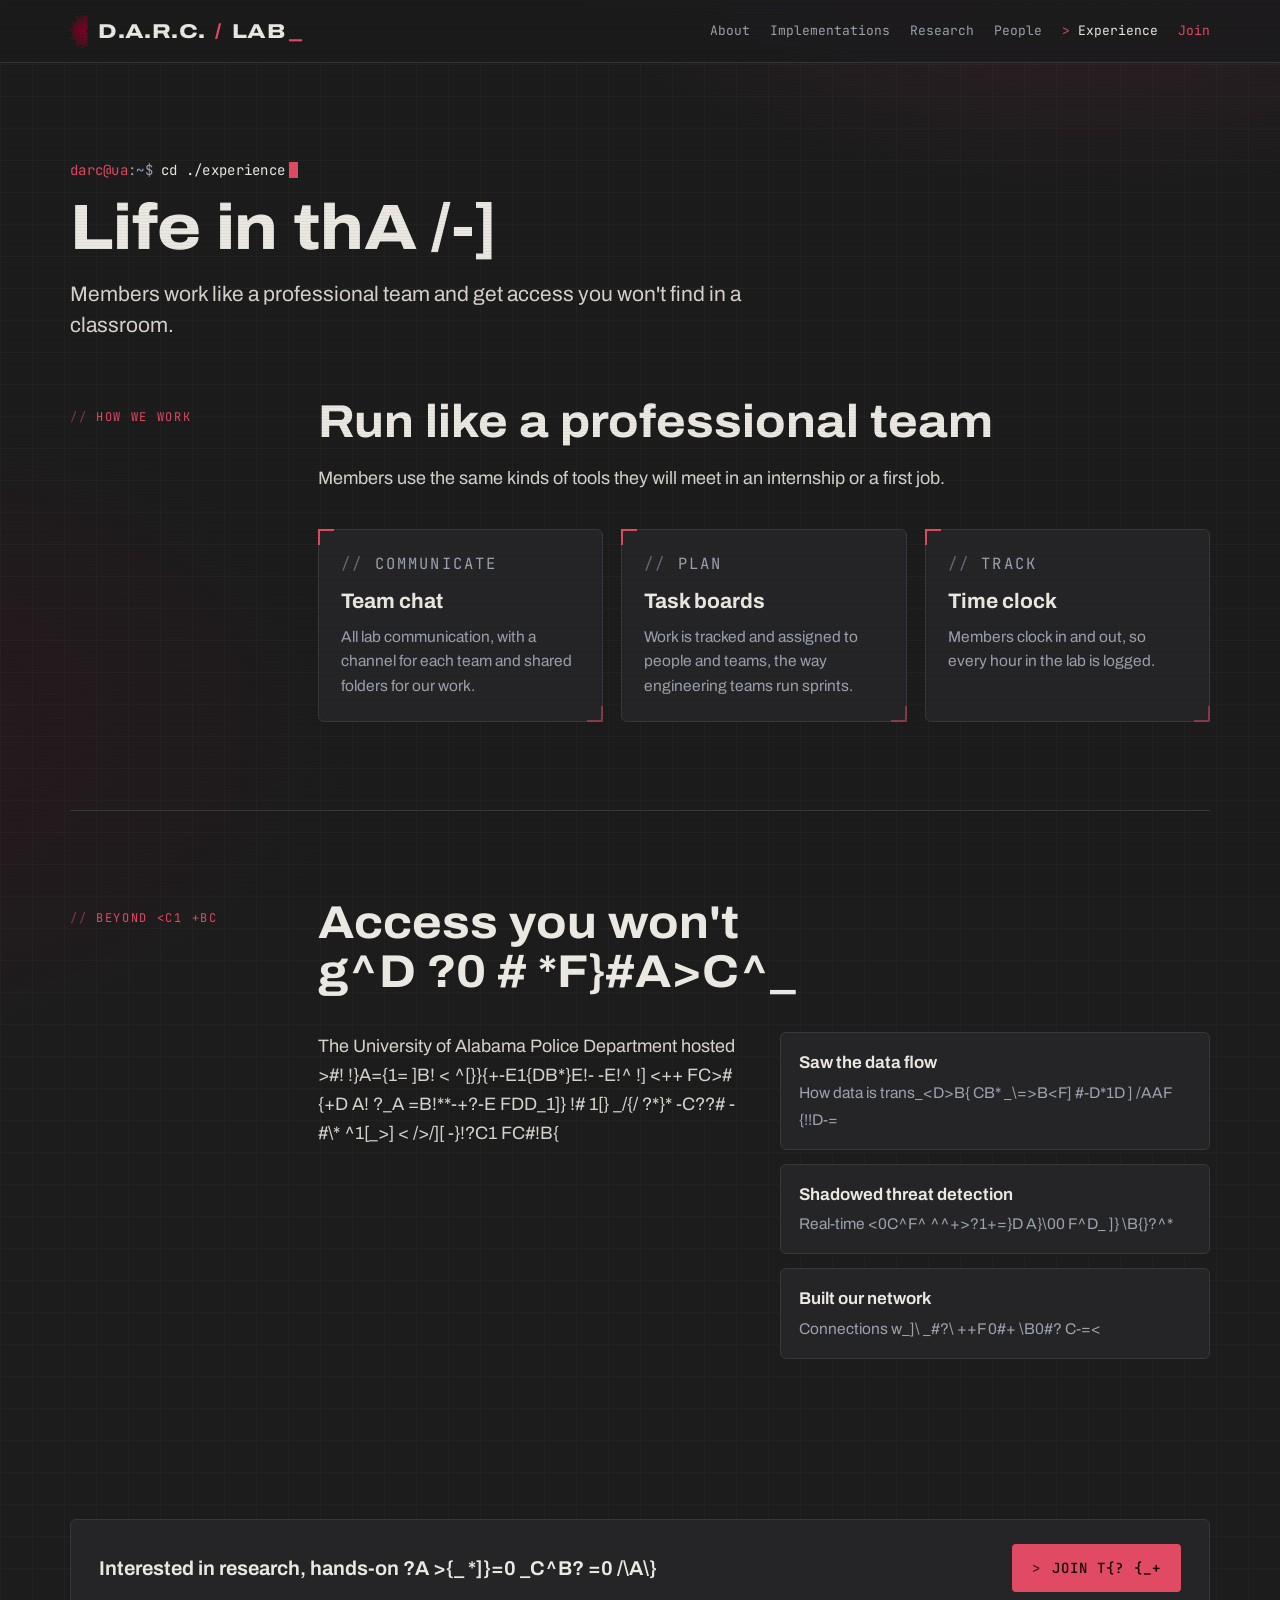
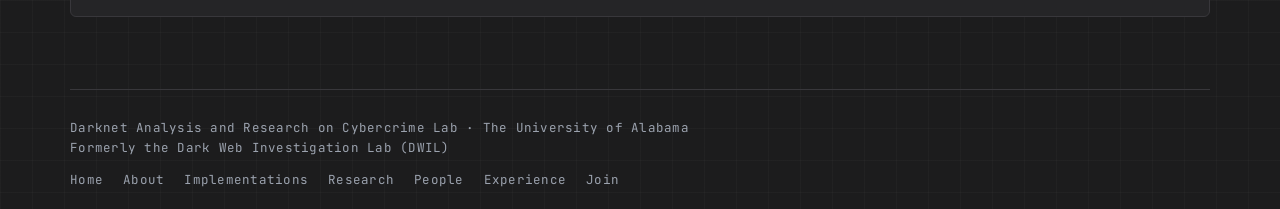
<file: experience.html>
<!doctype html>
<html lang="en">
<head>
<meta charset="utf-8">
<meta name="viewport" content="width=device-width, initial-scale=1, viewport-fit=cover">
<meta name="description" content="What being a member of the D.A.R.C. Lab is like.">
<title>Experience · D.A.R.C. Lab</title>
<link rel="icon" href="favicon.ico" sizes="any">
<link rel="icon" type="image/png" sizes="32x32" href="assets/favicon-32.png">
<link rel="apple-touch-icon" href="assets/icon-180.png">
<meta property="og:image" content="assets/icon-512.png">
<meta name="theme-color" content="#1c1c1d">
<link rel="preconnect" href="https://fonts.googleapis.com">
<link rel="preconnect" href="https://fonts.gstatic.com" crossorigin>
<link rel="stylesheet" href="https://fonts.googleapis.com/css2?family=Archivo:wdth,wght@62..125,300..800&family=JetBrains+Mono:wght@400;500&display=swap">
<link rel="stylesheet" href="assets/site.css?v=4">
<script src="assets/site.js?v=4" defer></script>
</head>
<body>
<header class="top">
  <div class="wrap">
    <a class="mark" href="index.html"><img src="assets/emblem.png" alt="" width="153" height="285">D.A.R.C.<span>/</span>LAB</a>
    <nav class="nav" aria-label="Site">
      <a href="about.html">About</a>
      <a href="implementations.html">Implementations</a>
      <a href="research.html">Research</a>
      <a href="people.html">People</a>
      <a href="experience.html" aria-current="page">Experience</a>
      <a class="cta" href="join.html">Join</a>
    </nav>
  </div>
</header>

<main class="wrap" id="top">
  <section class="page-head">
    <p class="prompt" aria-hidden="true"><span class="u">darc@ua</span>:<span class="p">~</span>$ <span class="c">cd ./experience</span><span class="cursor"></span></p>
    <h1 data-scramble>Life in the lab</h1>
    <p class="lead">Members work like a professional team and get access you won't find in a classroom.</p>
  </section>

  <section class="sec" style="border-top:none;padding-top:0" id="work">
    <p class="tag">How we work</p>
    <div>
      <h2>Run like a professional team</h2>
      <p class="intro">Members use the same kinds of tools they will meet in an internship or a first job.</p>
      <div class="grid g3">
        <div class="tool"><p class="tag">Communicate</p><h3>Team chat</h3><p>All lab communication, with a channel for each team and shared folders for our work.</p></div>
        <div class="tool"><p class="tag">Plan</p><h3>Task boards</h3><p>Work is tracked and assigned to people and teams, the way engineering teams run sprints.</p></div>
        <div class="tool"><p class="tag">Track</p><h3>Time clock</h3><p>Members clock in and out, so every hour in the lab is logged.</p></div>
      </div>
    </div>
  </section>

  <section class="sec" id="beyond">
    <p class="tag">Beyond the lab</p>
    <div>
      <h2>Access you won't get in a classroom</h2>
      <div class="past">
        <p class="intro">The University of Alabama Police Department hosted our members for a behind-the-scenes look at the back end of its operations center, to see what data looks like during a major campus event.</p>
        <ul>
          <li><b>Saw the data flow</b><span>How data is transmitted and observed during a mass event.</span></li>
          <li><b>Shadowed threat detection</b><span>Real-time threat detection, right here on campus.</span></li>
          <li><b>Built our network</b><span>Connections with UAPD and the REACT lab.</span></li>
        </ul>
      </div>
    </div>
  </section>

  <section class="cta-strip">
    <p>Interested in research, hands-on IT and cyber work, or both?</p>
    <a class="btn" href="join.html">Join the lab</a>
  </section>

  <footer>
    <span>Darknet Analysis and Research on Cybercrime Lab · The University of Alabama<br>Formerly the Dark Web Investigation Lab (DWIL)</span>
    <nav aria-label="Footer">
      <a href="index.html">Home</a><a href="about.html">About</a><a href="implementations.html">Implementations</a><a href="research.html">Research</a><a href="people.html">People</a><a href="experience.html">Experience</a><a href="join.html">Join</a>
    </nav>
  </footer>
</main>
</body>
</html>
</file>
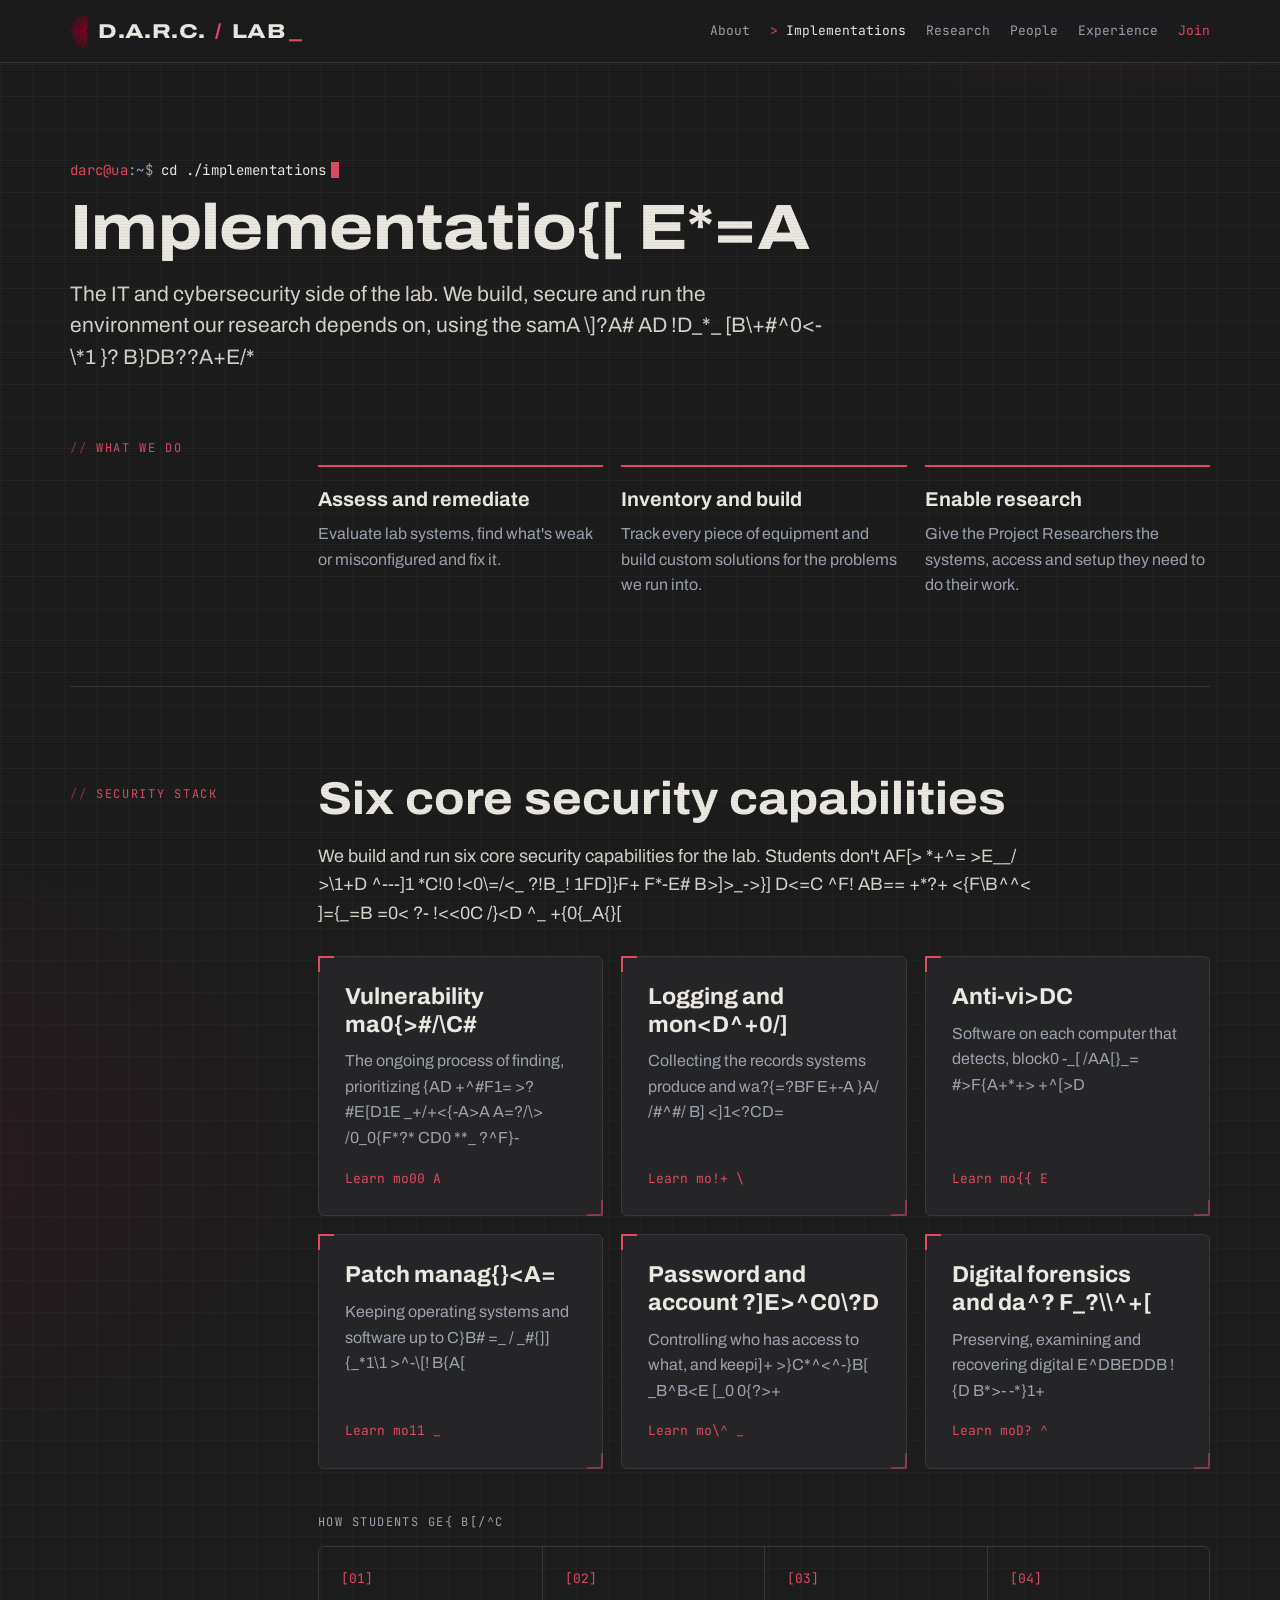
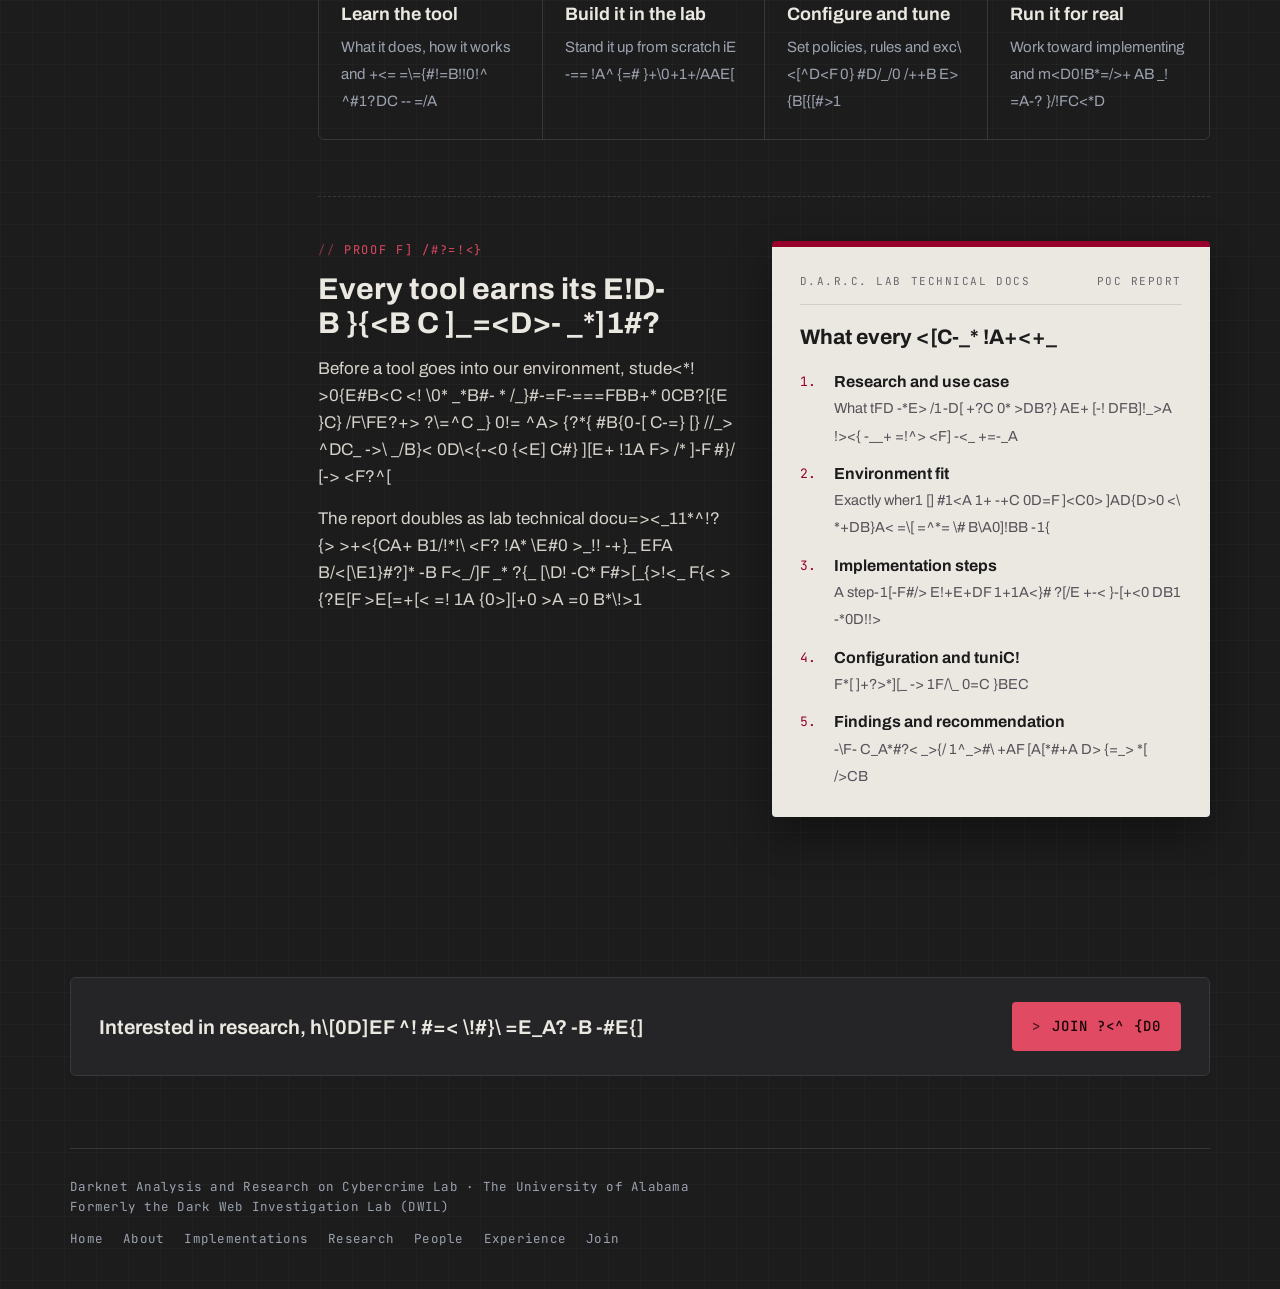
<file: implementations.html>
<!doctype html>
<html lang="en">
<head>
<meta charset="utf-8">
<meta name="viewport" content="width=device-width, initial-scale=1, viewport-fit=cover">
<meta name="description" content="The D.A.R.C. Lab Implementations team: hands-on IT and cybersecurity work with industry-standard tools.">
<title>Implementations · D.A.R.C. Lab</title>
<link rel="icon" href="favicon.ico" sizes="any">
<link rel="icon" type="image/png" sizes="32x32" href="assets/favicon-32.png">
<link rel="apple-touch-icon" href="assets/icon-180.png">
<meta property="og:image" content="assets/icon-512.png">
<meta name="theme-color" content="#1c1c1d">
<link rel="preconnect" href="https://fonts.googleapis.com">
<link rel="preconnect" href="https://fonts.gstatic.com" crossorigin>
<link rel="stylesheet" href="https://fonts.googleapis.com/css2?family=Archivo:wdth,wght@62..125,300..800&family=JetBrains+Mono:wght@400;500&display=swap">
<link rel="stylesheet" href="assets/site.css?v=4">
<script src="assets/site.js?v=4" defer></script>
</head>
<body>
<header class="top">
  <div class="wrap">
    <a class="mark" href="index.html"><img src="assets/emblem.png" alt="" width="153" height="285">D.A.R.C.<span>/</span>LAB</a>
    <nav class="nav" aria-label="Site">
      <a href="about.html">About</a>
      <a href="implementations.html" aria-current="page">Implementations</a>
      <a href="research.html">Research</a>
      <a href="people.html">People</a>
      <a href="experience.html">Experience</a>
      <a class="cta" href="join.html">Join</a>
    </nav>
  </div>
</header>

<main class="wrap" id="top">
  <section class="page-head">
    <p class="prompt" aria-hidden="true"><span class="u">darc@ua</span>:<span class="p">~</span>$ <span class="c">cd ./implementations</span><span class="cursor"></span></p>
    <h1 data-scramble>Implementations team</h1>
    <p class="lead">The IT and cybersecurity side of the lab. We build, secure and run the environment our research depends on, using the same kinds of tools companies run in production.</p>
  </section>

  <section class="sec" style="border-top:none;padding-top:0" id="what">
    <p class="tag">What we do</p>
    <div>
      <div class="grid g3">
        <div class="item"><h3>Assess and remediate</h3><p>Evaluate lab systems, find what's weak or misconfigured and fix it.</p></div>
        <div class="item"><h3>Inventory and build</h3><p>Track every piece of equipment and build custom solutions for the problems we run into.</p></div>
        <div class="item"><h3>Enable research</h3><p>Give the Project Researchers the systems, access and setup they need to do their work.</p></div>
      </div>
    </div>
  </section>

  <section class="sec" id="stack">
    <p class="tag">Security stack</p>
    <div>
      <h2>Six core security capabilities</h2>
      <p class="intro">We build and run six core security capabilities for the lab. Students don't just read about these tools. They research them, install them, configure them and keep them running. Select one to learn what it involves.</p>
      <div class="stack caps">
        <article class="cap"><h3><a href="vulnerability-management.html">Vulnerability management</a></h3><p>The ongoing process of finding, prioritizing and fixing security weaknesses before attackers can use them.</p><p class="go" aria-hidden="true">Learn more →</p></article>
        <article class="cap"><h3><a href="logging-and-monitoring.html">Logging and monitoring</a></h3><p>Collecting the records systems produce and watching them for signs of trouble.</p><p class="go" aria-hidden="true">Learn more →</p></article>
        <article class="cap"><h3><a href="anti-virus.html">Anti-virus</a></h3><p>Software on each computer that detects, blocks and removes malicious code.</p><p class="go" aria-hidden="true">Learn more →</p></article>
        <article class="cap"><h3><a href="patch-management.html">Patch management</a></h3><p>Keeping operating systems and software up to date in a controlled, tested way.</p><p class="go" aria-hidden="true">Learn more →</p></article>
        <article class="cap"><h3><a href="password-and-account-management.html">Password and account management</a></h3><p>Controlling who has access to what, and keeping credentials strong and safe.</p><p class="go" aria-hidden="true">Learn more →</p></article>
        <article class="cap"><h3><a href="digital-forensics-and-data-recovery.html">Digital forensics and data recovery</a></h3><p>Preserving, examining and recovering digital evidence and lost data.</p><p class="go" aria-hidden="true">Learn more →</p></article>
      </div>
      <p class="path-label">How students get there</p>
      <ol class="path">
        <li><b>Learn the tool</b><span>What it does, how it works and why organizations depend on it.</span></li>
        <li><b>Build it in the lab</b><span>Stand it up from scratch in our own lab environment.</span></li>
        <li><b>Configure and tune</b><span>Set policies, rules and exclusions so alerts mean something.</span></li>
        <li><b>Run it for real</b><span>Work toward implementing and maintaining it on real systems.</span></li>
      </ol>
      <div class="poc">
        <div>
          <p class="tag" style="margin-bottom:12px">Proof of concept</p>
          <h3>Every tool earns its place with a written report</h3>
          <p class="body">Before a tool goes into our environment, students research it and write a proof-of-concept report. The research looks at how the tool works, what it does well and which workflow gets the most out of it for our use case.</p>
          <p class="body">The report doubles as lab technical documentation. It details exactly how the tool fits into the environment, so anyone on the team can understand the setup, rebuild it or improve on it later.</p>
        </div>
        <div class="report" role="img" aria-label="Outline of a D.A.R.C. Lab proof-of-concept report: research and use case, environment fit, implementation steps, configuration and tuning, findings and recommendation.">
          <div class="head"><span>D.A.R.C. Lab technical docs</span><span>PoC report</span></div>
          <p class="title">What every report covers</p>
          <ol>
            <li><div><b>Research and use case</b><span>What the tool does, how it works and the workflow that best fits our use case.</span></div></li>
            <li><div><b>Environment fit</b><span>Exactly where it sits in the lab: which systems it touches and what it connects to.</span></div></li>
            <li><div><b>Implementation steps</b><span>A step-by-step install someone else can follow and repeat.</span></div></li>
            <li><div><b>Configuration and tuning</b><span>The settings we chose and why.</span></div></li>
            <li><div><b>Findings and recommendation</b><span>What worked, what didn't and whether to roll it out.</span></div></li>
          </ol>
        </div>
      </div>
    </div>
  </section>

  <section class="cta-strip">
    <p>Interested in research, hands-on IT and cyber work, or both?</p>
    <a class="btn" href="join.html">Join the lab</a>
  </section>

  <footer>
    <span>Darknet Analysis and Research on Cybercrime Lab · The University of Alabama<br>Formerly the Dark Web Investigation Lab (DWIL)</span>
    <nav aria-label="Footer">
      <a href="index.html">Home</a><a href="about.html">About</a><a href="implementations.html">Implementations</a><a href="research.html">Research</a><a href="people.html">People</a><a href="experience.html">Experience</a><a href="join.html">Join</a>
    </nav>
  </footer>
</main>
</body>
</html>
</file>
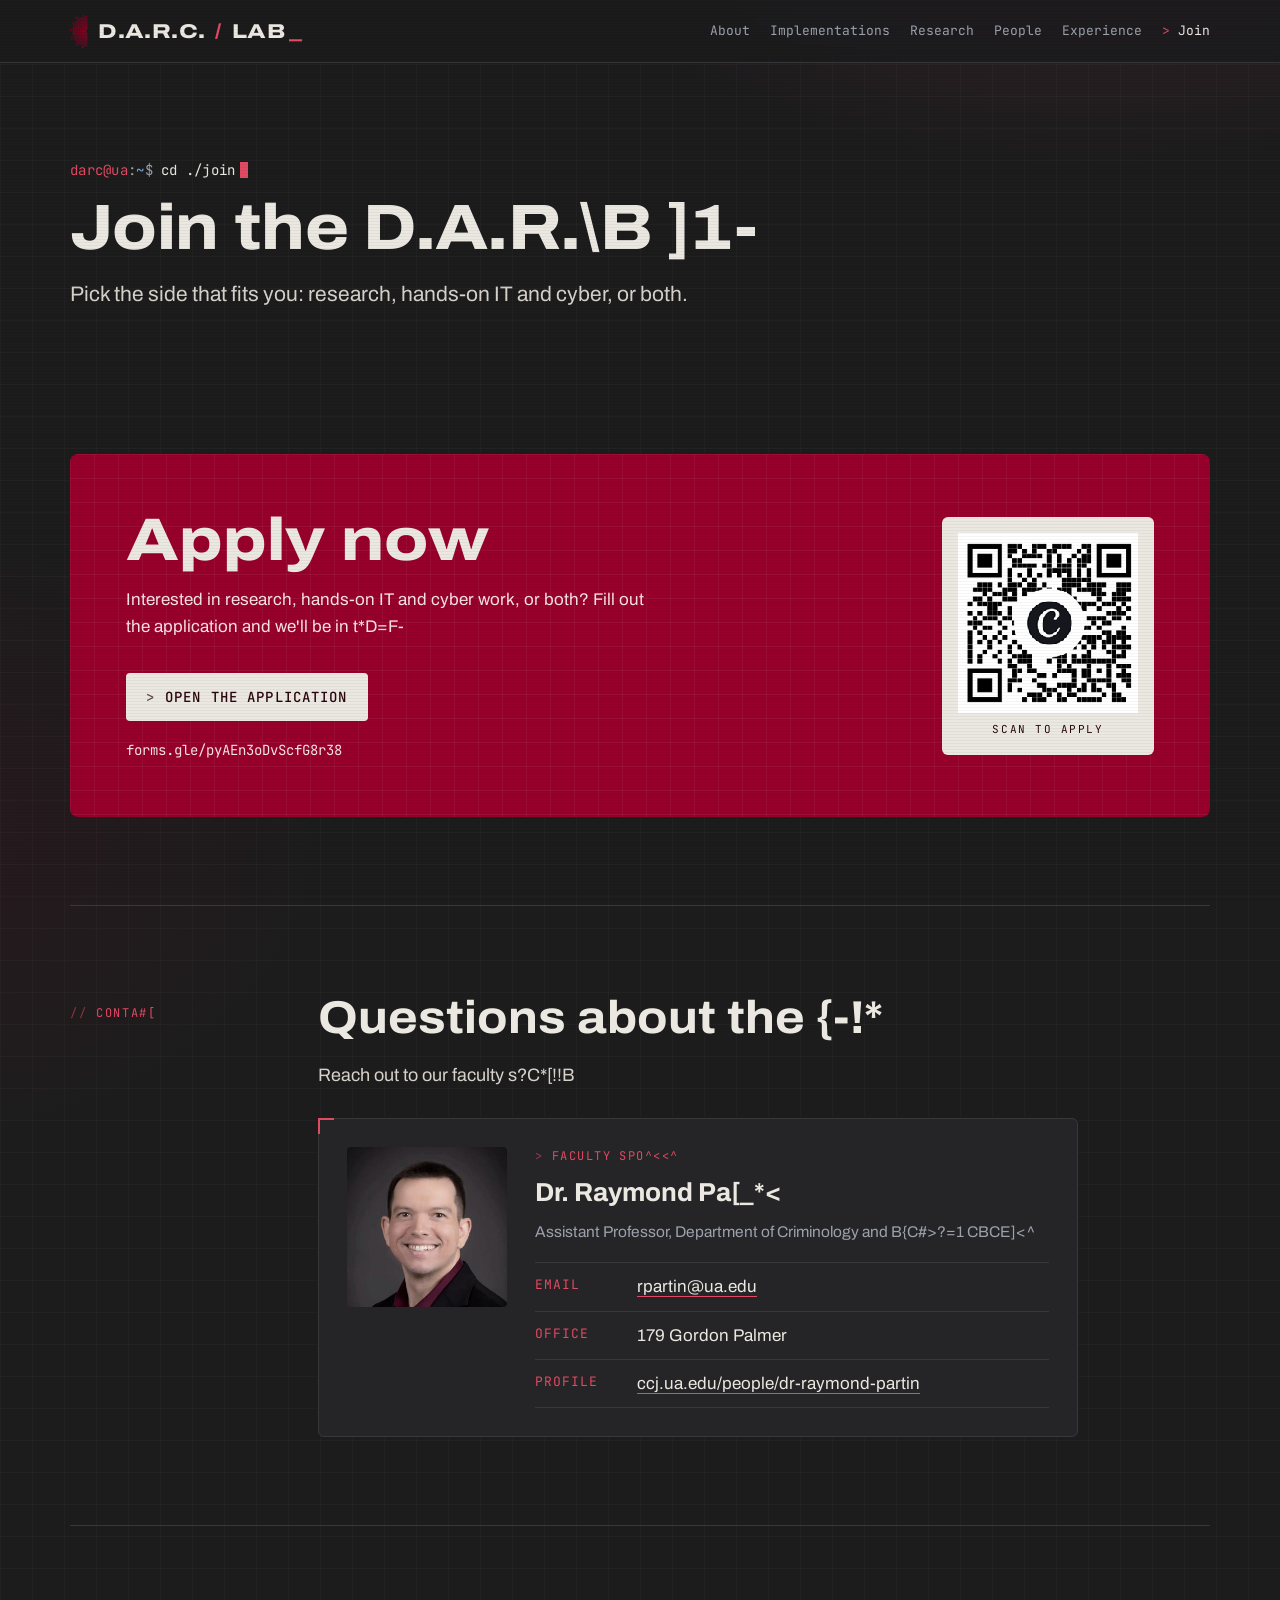
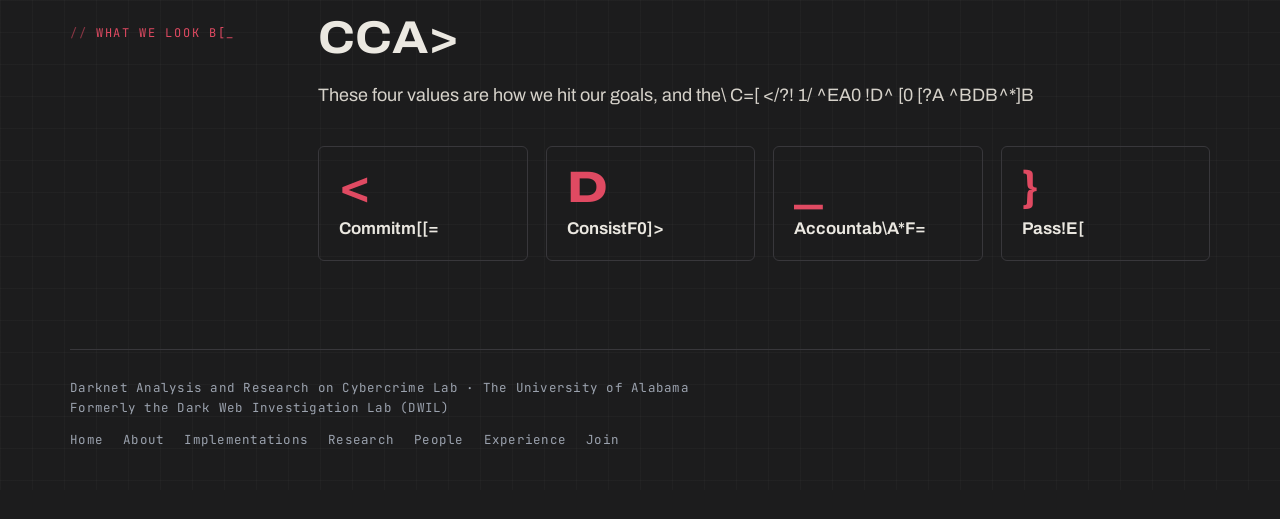
<file: join.html>
<!doctype html>
<html lang="en">
<head>
<meta charset="utf-8">
<meta name="viewport" content="width=device-width, initial-scale=1, viewport-fit=cover">
<meta name="description" content="Apply to join the D.A.R.C. Lab at The University of Alabama.">
<title>Join · D.A.R.C. Lab</title>
<link rel="icon" href="favicon.ico" sizes="any">
<link rel="icon" type="image/png" sizes="32x32" href="assets/favicon-32.png">
<link rel="apple-touch-icon" href="assets/icon-180.png">
<meta property="og:image" content="assets/icon-512.png">
<meta name="theme-color" content="#1c1c1d">
<link rel="preconnect" href="https://fonts.googleapis.com">
<link rel="preconnect" href="https://fonts.gstatic.com" crossorigin>
<link rel="stylesheet" href="https://fonts.googleapis.com/css2?family=Archivo:wdth,wght@62..125,300..800&family=JetBrains+Mono:wght@400;500&display=swap">
<link rel="stylesheet" href="assets/site.css?v=4">
<script src="assets/site.js?v=4" defer></script>
</head>
<body>
<header class="top">
  <div class="wrap">
    <a class="mark" href="index.html"><img src="assets/emblem.png" alt="" width="153" height="285">D.A.R.C.<span>/</span>LAB</a>
    <nav class="nav" aria-label="Site">
      <a href="about.html">About</a>
      <a href="implementations.html">Implementations</a>
      <a href="research.html">Research</a>
      <a href="people.html">People</a>
      <a href="experience.html">Experience</a>
      <a class="cta" href="join.html" aria-current="page">Join</a>
    </nav>
  </div>
</header>

<main class="wrap" id="top">
  <section class="page-head">
    <p class="prompt" aria-hidden="true"><span class="u">darc@ua</span>:<span class="p">~</span>$ <span class="c">cd ./join</span><span class="cursor"></span></p>
    <h1 data-scramble>Join the D.A.R.C. Lab</h1>
    <p class="lead">Pick the side that fits you: research, hands-on IT and cyber, or both.</p>
  </section>

  <section class="join" id="apply">
    <div>
      <h2>Apply now</h2>
      <p>Interested in research, hands-on IT and cyber work, or both? Fill out the application and we'll be in touch.</p>
      <div class="actions"><a class="btn" href="https://forms.gle/pyAEn3oDvScfG8r38" target="_blank" rel="noopener">Open the application</a></div>
      <p class="link">forms.gle/pyAEn3oDvScfG8r38</p>
    </div>
    <div class="qr">
      <img src="assets/apply-qr.png" alt="QR code for the D.A.R.C. Lab application form">
      <span>SCAN TO APPLY</span>
    </div>
  </section>

  <section class="sec" id="contact">
    <p class="tag">Contact</p>
    <div>
      <h2>Questions about the lab?</h2>
      <p class="intro">Reach out to our faculty sponsor.</p>
      <div class="contact">
        <img src="assets/partin.png" alt="Portrait of Dr. Raymond Partin" width="297" height="297">
        <div class="contact-body">
          <p class="role">Faculty sponsor</p>
          <h3>Dr. Raymond Partin</h3>
          <p class="muted">Assistant Professor, Department of Criminology and Criminal Justice</p>
          <dl class="contact-list">
            <div><dt>Email</dt><dd><a href="mailto:rpartin@ua.edu">rpartin@ua.edu</a></dd></div>
            <div><dt>Office</dt><dd>179 Gordon Palmer</dd></div>
            <div><dt>Profile</dt><dd><a href="https://ccj.ua.edu/people/dr-raymond-partin/" target="_blank" rel="noopener">ccj.ua.edu/people/dr-raymond-partin</a></dd></div>
          </dl>
        </div>
      </div>
    </div>
  </section>

  <section class="sec" id="look-for">
    <p class="tag">What we look for</p>
    <div>
      <h2>CCAP</h2>
      <p class="intro">These four values are how we hit our goals, and they are what we look for in new members.</p>
      <div class="grid g4 ccap">
        <div><p class="letter">C</p><p class="word">Commitment</p></div>
        <div><p class="letter">C</p><p class="word">Consistency</p></div>
        <div><p class="letter">A</p><p class="word">Accountability</p></div>
        <div><p class="letter">P</p><p class="word">Passion</p></div>
      </div>
    </div>
  </section>

  <footer>
    <span>Darknet Analysis and Research on Cybercrime Lab · The University of Alabama<br>Formerly the Dark Web Investigation Lab (DWIL)</span>
    <nav aria-label="Footer">
      <a href="index.html">Home</a><a href="about.html">About</a><a href="implementations.html">Implementations</a><a href="research.html">Research</a><a href="people.html">People</a><a href="experience.html">Experience</a><a href="join.html">Join</a>
    </nav>
  </footer>
</main>
</body>
</html>
</file>
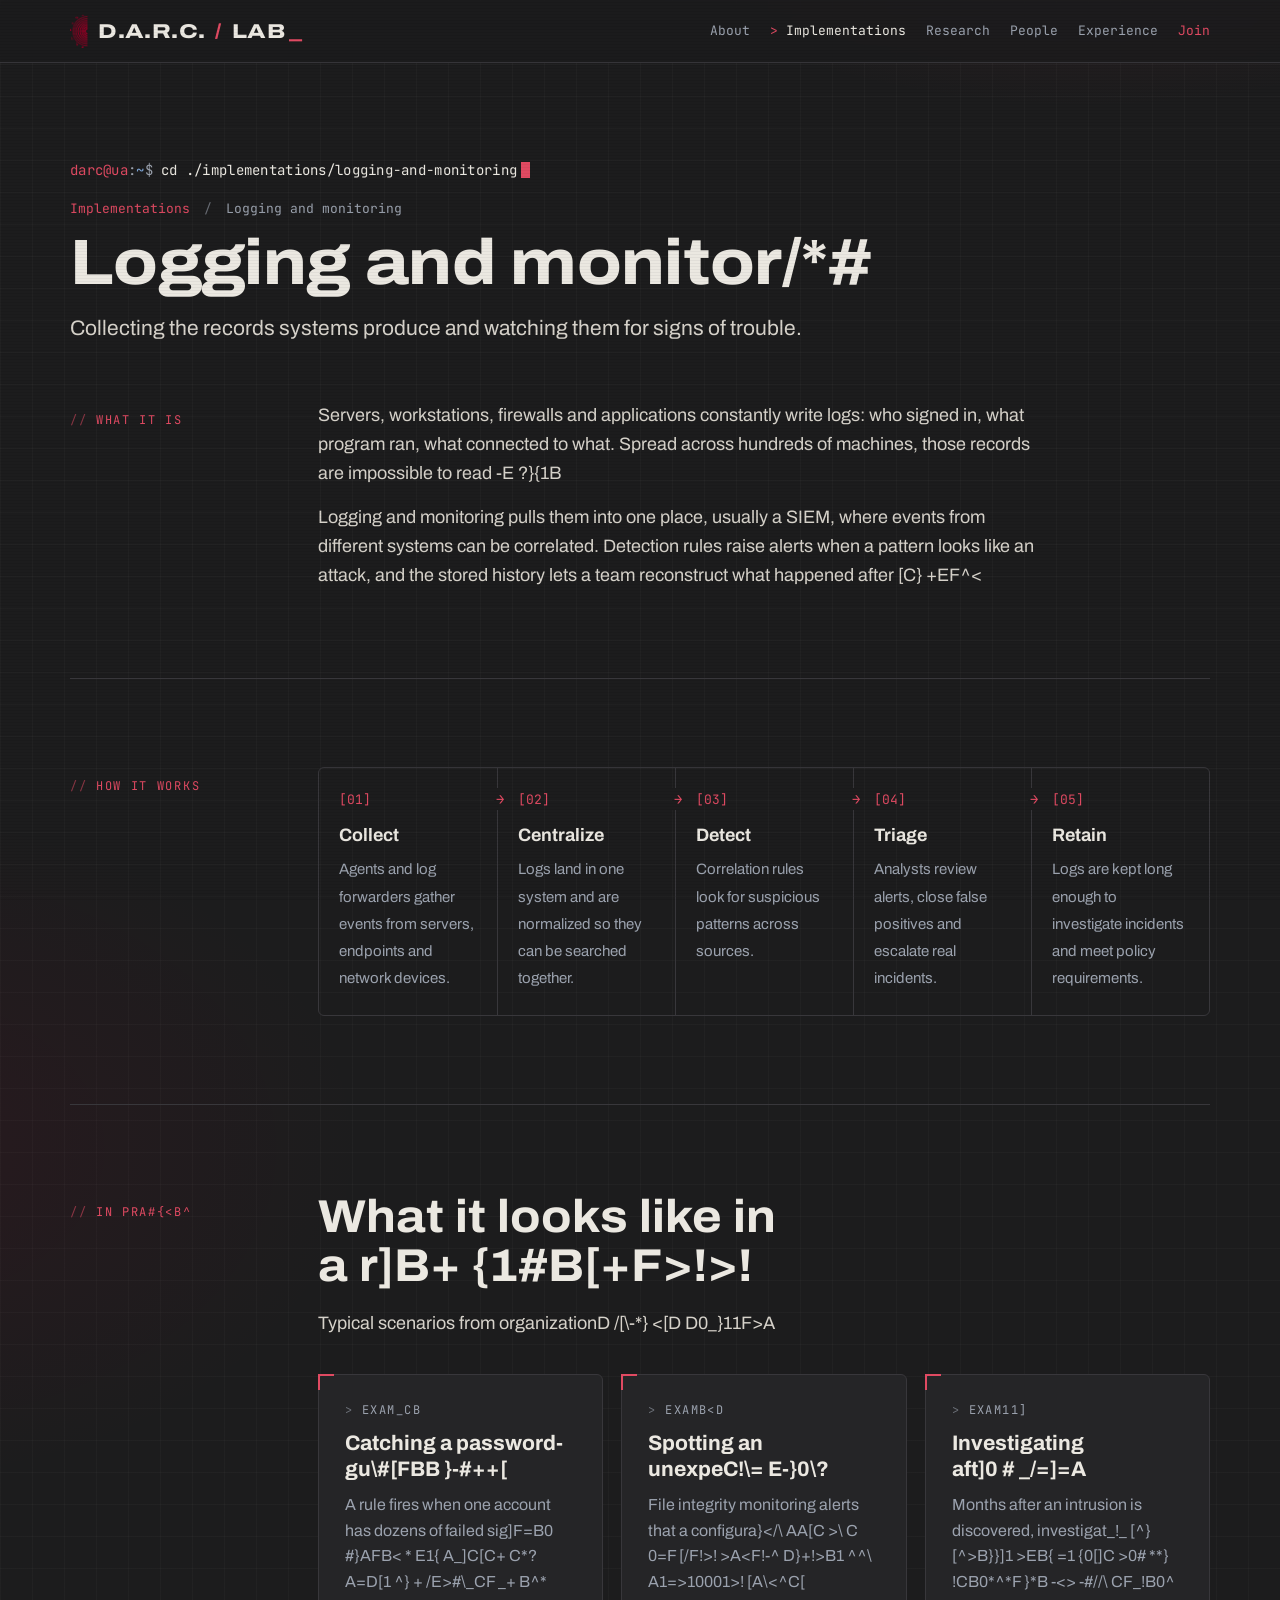
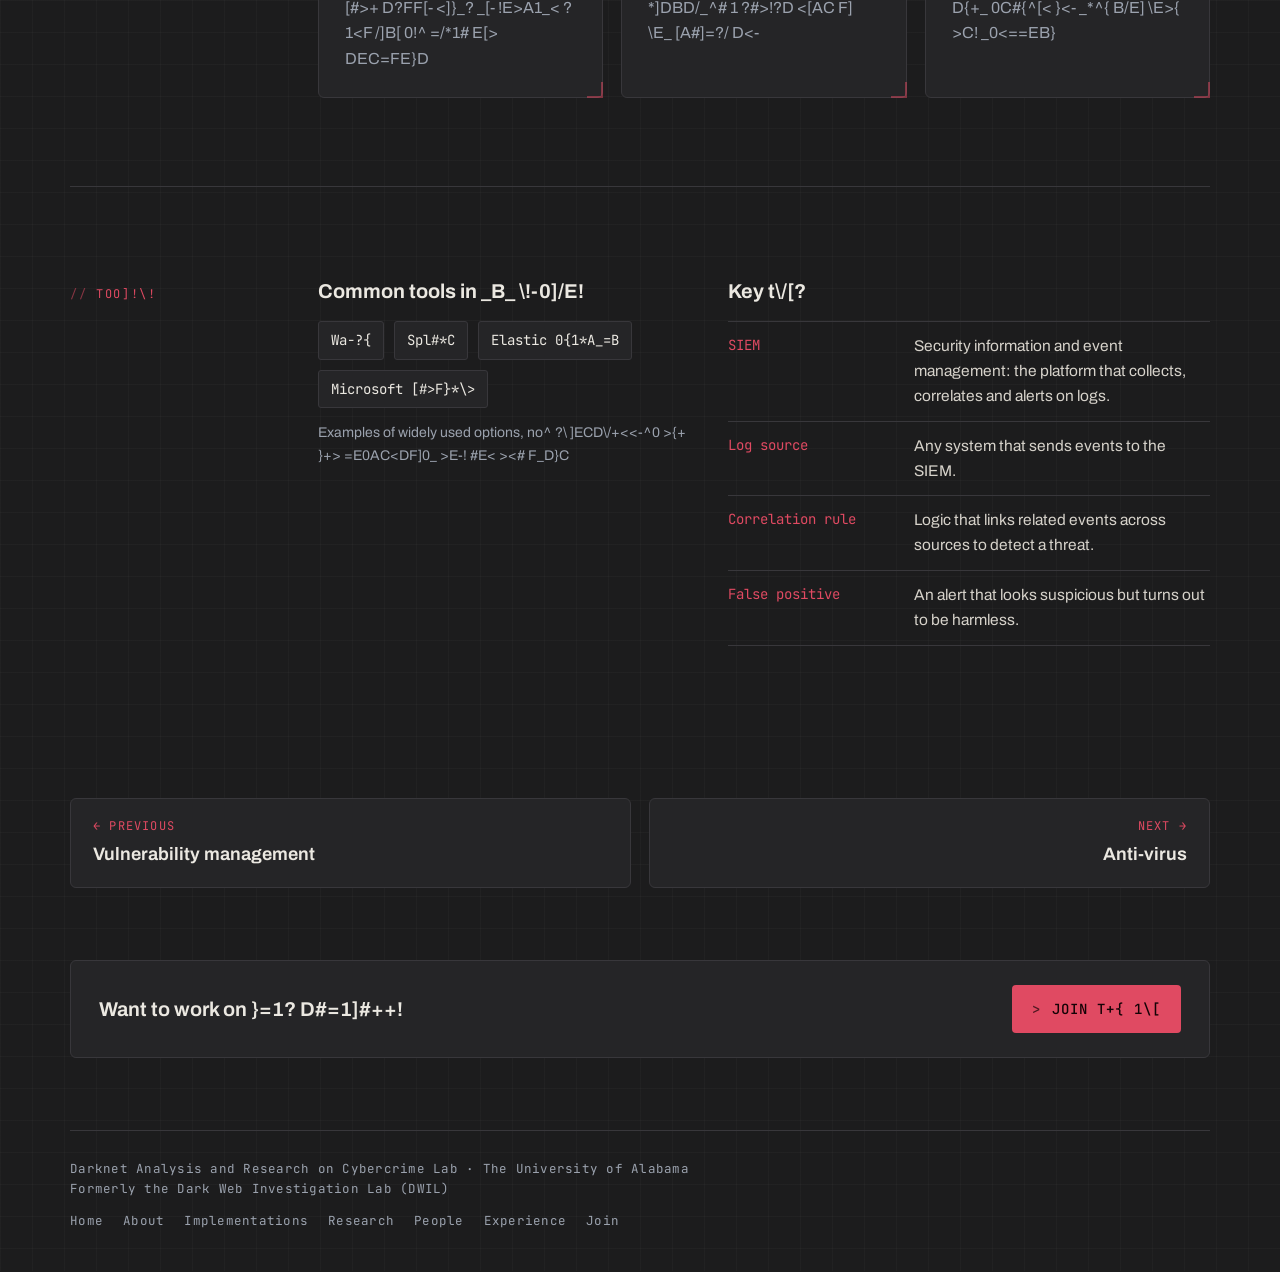
<file: logging-and-monitoring.html>
<!doctype html>
<html lang="en">
<head>
<meta charset="utf-8">
<meta name="viewport" content="width=device-width, initial-scale=1, viewport-fit=cover">
<meta name="description" content="Logging and monitoring: Collecting the records systems produce and watching them for signs of trouble.">
<title>Logging and monitoring · D.A.R.C. Lab</title>
<link rel="icon" href="favicon.ico" sizes="any">
<link rel="icon" type="image/png" sizes="32x32" href="assets/favicon-32.png">
<link rel="apple-touch-icon" href="assets/icon-180.png">
<meta property="og:image" content="assets/icon-512.png">
<meta name="theme-color" content="#1c1c1d">
<link rel="preconnect" href="https://fonts.googleapis.com">
<link rel="preconnect" href="https://fonts.gstatic.com" crossorigin>
<link rel="stylesheet" href="https://fonts.googleapis.com/css2?family=Archivo:wdth,wght@62..125,300..800&family=JetBrains+Mono:wght@400;500&display=swap">
<link rel="stylesheet" href="assets/site.css?v=4">
<script src="assets/site.js?v=4" defer></script>
</head>
<body>
<header class="top">
  <div class="wrap">
    <a class="mark" href="index.html"><img src="assets/emblem.png" alt="" width="153" height="285">D.A.R.C.<span>/</span>LAB</a>
    <nav class="nav" aria-label="Site">
      <a href="about.html">About</a>
      <a href="implementations.html" aria-current="page">Implementations</a>
      <a href="research.html">Research</a>
      <a href="people.html">People</a>
      <a href="experience.html">Experience</a>
      <a class="cta" href="join.html">Join</a>
    </nav>
  </div>
</header>

<main class="wrap" id="top">
  <section class="page-head">
    <p class="prompt" aria-hidden="true"><span class="u">darc@ua</span>:<span class="p">~</span>$ <span class="c">cd ./implementations/logging-and-monitoring</span><span class="cursor"></span></p>
    <p class="crumbs"><a href="implementations.html">Implementations</a> <span aria-hidden="true">/</span> Logging and monitoring</p>
    <h1 data-scramble>Logging and monitoring</h1>
    <p class="lead">Collecting the records systems produce and watching them for signs of trouble.</p>
  </section>

  <section class="sec" style="border-top:none;padding-top:0">
    <p class="tag">What it is</p>
    <div class="what">
      <p class="intro">Servers, workstations, firewalls and applications constantly write logs: who signed in, what program ran, what connected to what. Spread across hundreds of machines, those records are impossible to read by hand.</p>
      <p class="intro">Logging and monitoring pulls them into one place, usually a SIEM, where events from different systems can be correlated. Detection rules raise alerts when a pattern looks like an attack, and the stored history lets a team reconstruct what happened after the fact.</p>
    </div>
  </section>

  <section class="sec">
    <p class="tag">How it works</p>
    <div>
      <ol class="flow">
        <li><b>Collect</b><span>Agents and log forwarders gather events from servers, endpoints and network devices.</span></li>
        <li><b>Centralize</b><span>Logs land in one system and are normalized so they can be searched together.</span></li>
        <li><b>Detect</b><span>Correlation rules look for suspicious patterns across sources.</span></li>
        <li><b>Triage</b><span>Analysts review alerts, close false positives and escalate real incidents.</span></li>
        <li><b>Retain</b><span>Logs are kept long enough to investigate incidents and meet policy requirements.</span></li>
      </ol>
    </div>
  </section>

  <section class="sec">
    <p class="tag">In practice</p>
    <div>
      <h2>What it looks like in a real environment</h2>
      <p class="intro">Typical scenarios from organizations across the industry.</p>
      <div class="stack examples">
        <article class="ex"><p class="kind">Example</p><h3>Catching a password-guessing attack</h3><p>A rule fires when one account has dozens of failed sign-ins within a few minutes followed by a success. An analyst checks where the sign-in came from and locks the account.</p></article>
        <article class="ex"><p class="kind">Example</p><h3>Spotting an unexpected change</h3><p>File integrity monitoring alerts that a configuration file on a web server changed outside any maintenance window, prompting a closer look at who changed it.</p></article>
        <article class="ex"><p class="kind">Example</p><h3>Investigating after a breach</h3><p>Months after an intrusion is discovered, investigators use retained logs to trace how the attacker got in, which systems they touched and what data left the network.</p></article>
      </div>
    </div>
  </section>

  <section class="sec">
    <p class="tag">Toolbox</p>
    <div class="toolbox">
      <div>
        <h3 class="sub">Common tools in the industry</h3>
        <ul class="chips">
        <li>Wazuh</li>
        <li>Splunk</li>
        <li>Elastic Security</li>
        <li>Microsoft Sentinel</li>
        </ul>
        <p class="note">Examples of widely used options, not an endorsement, and not necessarily what our lab runs.</p>
      </div>
      <div>
        <h3 class="sub">Key terms</h3>
        <dl class="terms">
        <div><dt>SIEM</dt><dd>Security information and event management: the platform that collects, correlates and alerts on logs.</dd></div>
        <div><dt>Log source</dt><dd>Any system that sends events to the SIEM.</dd></div>
        <div><dt>Correlation rule</dt><dd>Logic that links related events across sources to detect a threat.</dd></div>
        <div><dt>False positive</dt><dd>An alert that looks suspicious but turns out to be harmless.</dd></div>
        </dl>
      </div>
    </div>
  </section>

  <nav class="pager" aria-label="Other capabilities">
    <a href="vulnerability-management.html"><span>← Previous</span><b>Vulnerability management</b></a>
    <a class="next" href="anti-virus.html"><span>Next →</span><b>Anti-virus</b></a>
  </nav>

  <section class="cta-strip">
    <p>Want to work on this hands-on?</p>
    <a class="btn" href="join.html">Join the lab</a>
  </section>

  <footer>
    <span>Darknet Analysis and Research on Cybercrime Lab · The University of Alabama<br>Formerly the Dark Web Investigation Lab (DWIL)</span>
    <nav aria-label="Footer">
      <a href="index.html">Home</a><a href="about.html">About</a><a href="implementations.html">Implementations</a><a href="research.html">Research</a><a href="people.html">People</a><a href="experience.html">Experience</a><a href="join.html">Join</a>
    </nav>
  </footer>
</main>
</body>
</html>
</file>
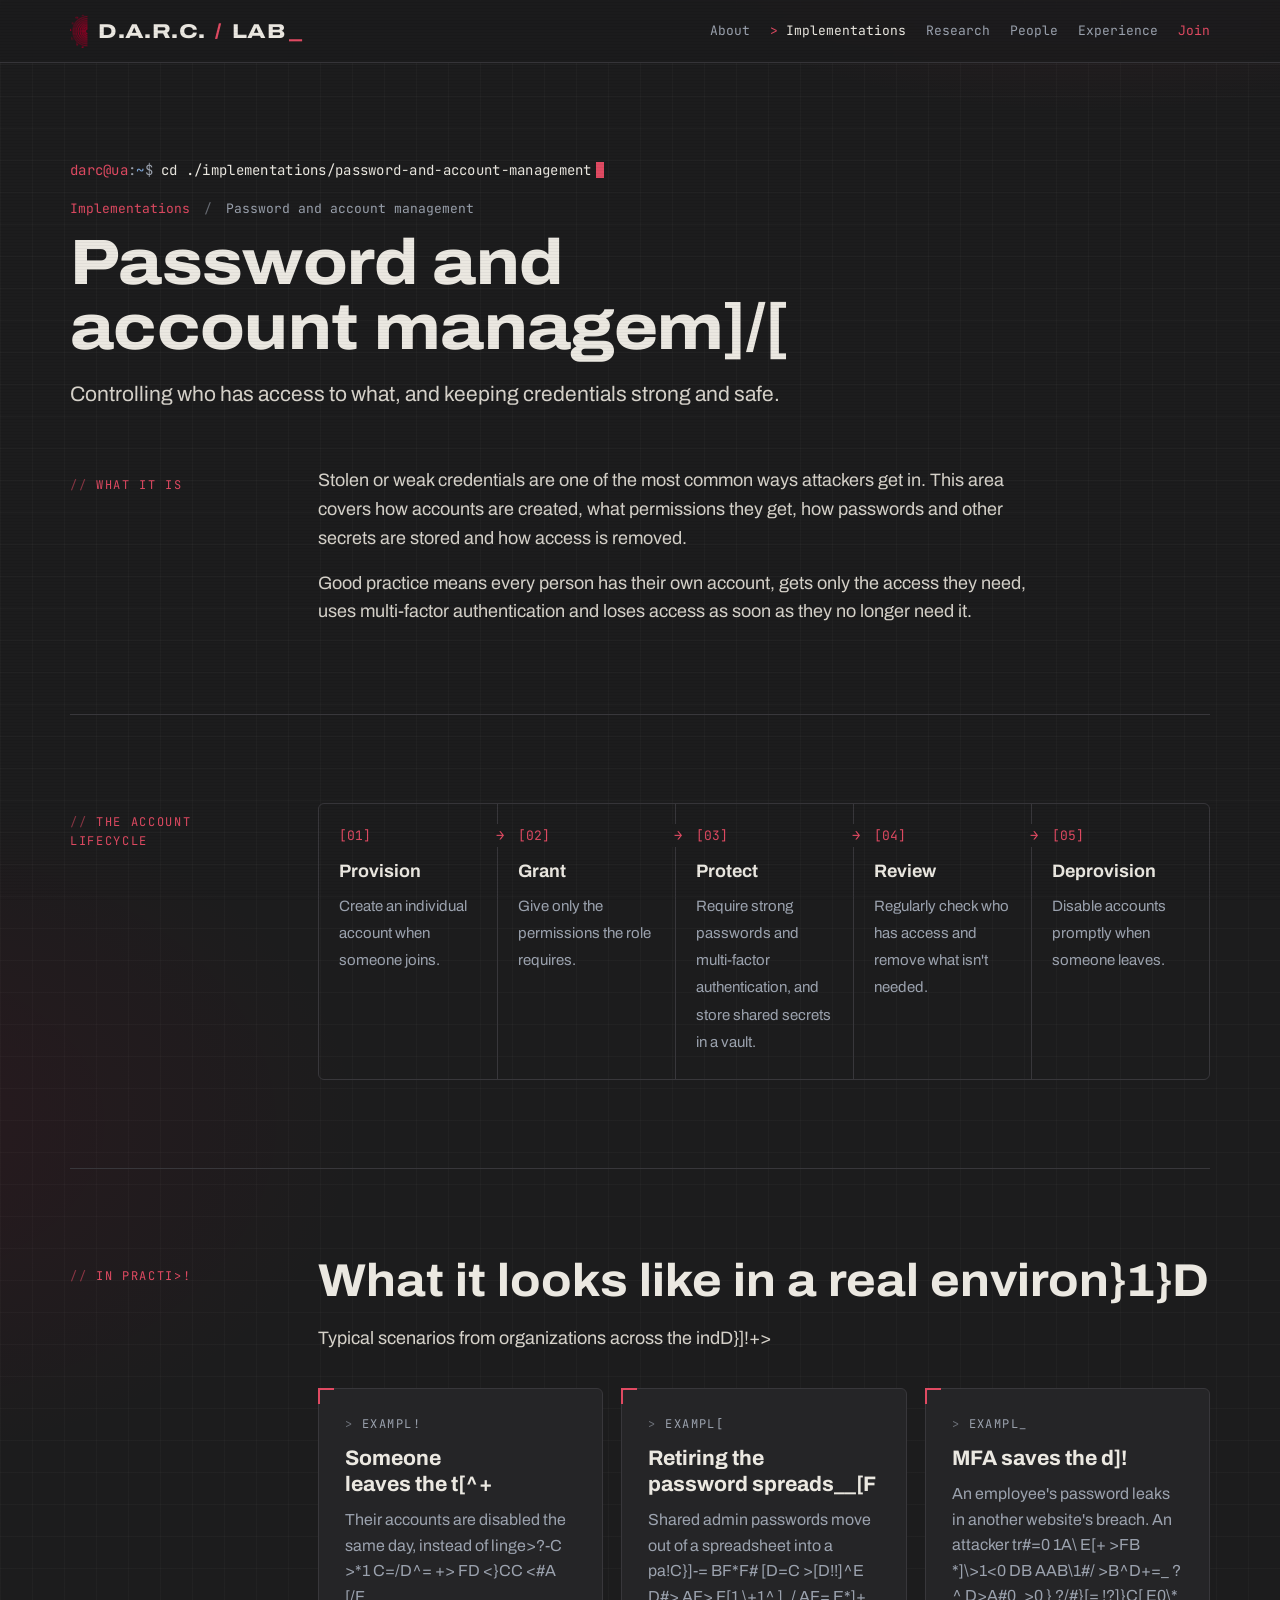
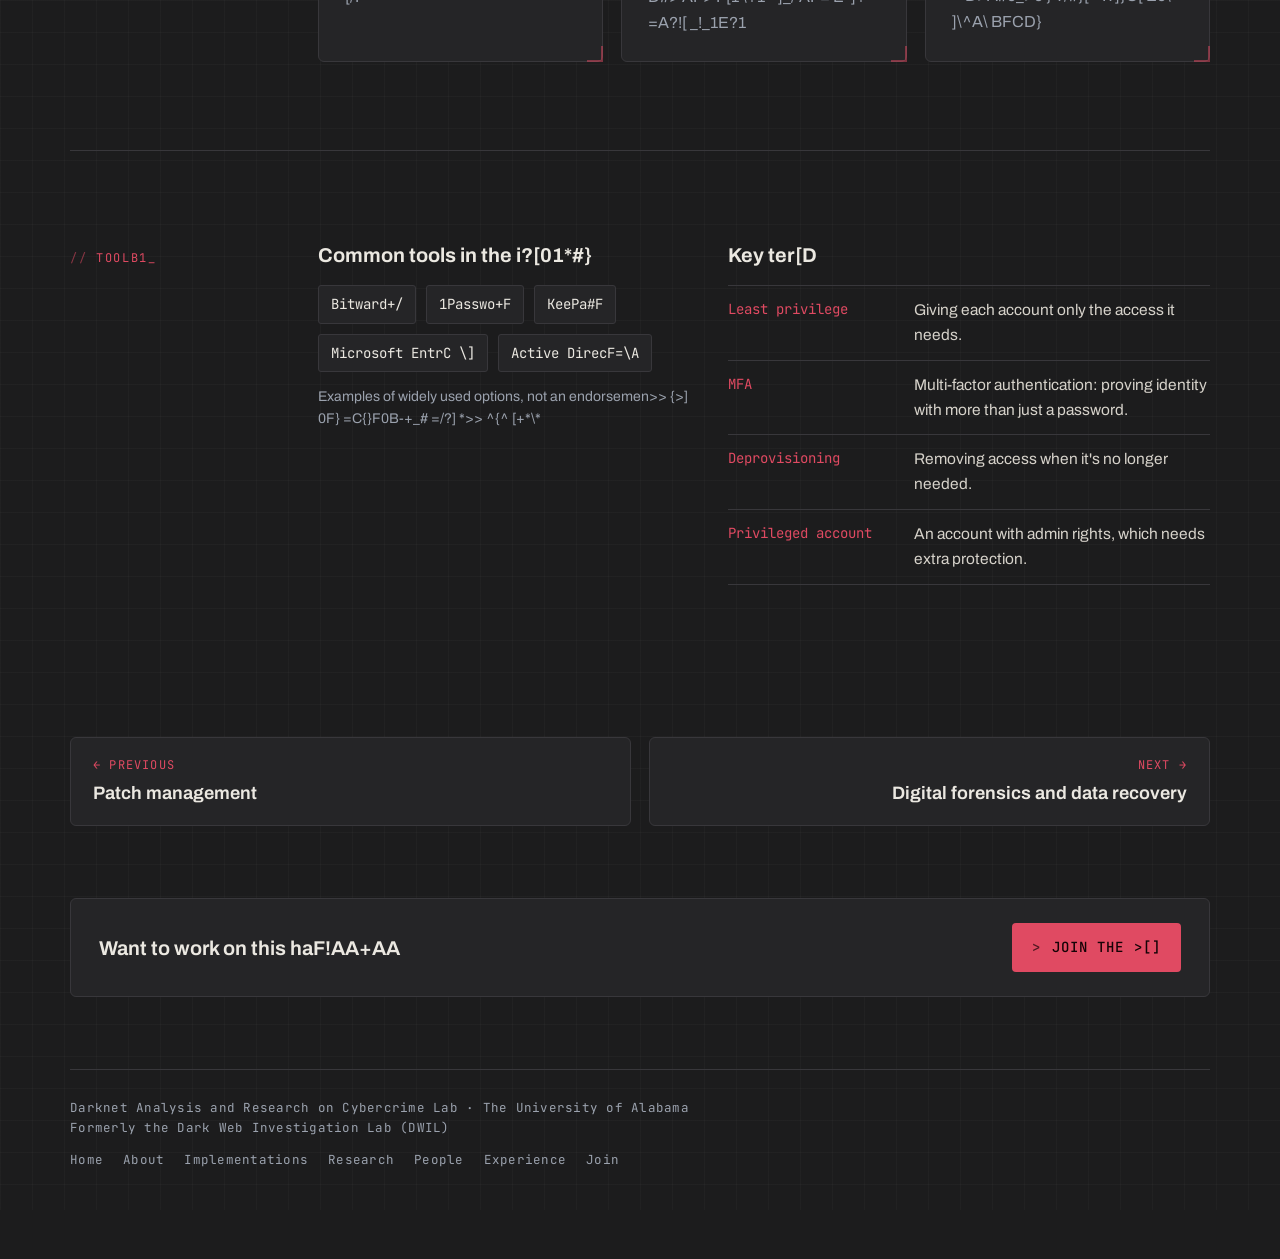
<file: password-and-account-management.html>
<!doctype html>
<html lang="en">
<head>
<meta charset="utf-8">
<meta name="viewport" content="width=device-width, initial-scale=1, viewport-fit=cover">
<meta name="description" content="Password and account management: Controlling who has access to what, and keeping credentials strong and safe.">
<title>Password and account management · D.A.R.C. Lab</title>
<link rel="icon" href="favicon.ico" sizes="any">
<link rel="icon" type="image/png" sizes="32x32" href="assets/favicon-32.png">
<link rel="apple-touch-icon" href="assets/icon-180.png">
<meta property="og:image" content="assets/icon-512.png">
<meta name="theme-color" content="#1c1c1d">
<link rel="preconnect" href="https://fonts.googleapis.com">
<link rel="preconnect" href="https://fonts.gstatic.com" crossorigin>
<link rel="stylesheet" href="https://fonts.googleapis.com/css2?family=Archivo:wdth,wght@62..125,300..800&family=JetBrains+Mono:wght@400;500&display=swap">
<link rel="stylesheet" href="assets/site.css?v=4">
<script src="assets/site.js?v=4" defer></script>
</head>
<body>
<header class="top">
  <div class="wrap">
    <a class="mark" href="index.html"><img src="assets/emblem.png" alt="" width="153" height="285">D.A.R.C.<span>/</span>LAB</a>
    <nav class="nav" aria-label="Site">
      <a href="about.html">About</a>
      <a href="implementations.html" aria-current="page">Implementations</a>
      <a href="research.html">Research</a>
      <a href="people.html">People</a>
      <a href="experience.html">Experience</a>
      <a class="cta" href="join.html">Join</a>
    </nav>
  </div>
</header>

<main class="wrap" id="top">
  <section class="page-head">
    <p class="prompt" aria-hidden="true"><span class="u">darc@ua</span>:<span class="p">~</span>$ <span class="c">cd ./implementations/password-and-account-management</span><span class="cursor"></span></p>
    <p class="crumbs"><a href="implementations.html">Implementations</a> <span aria-hidden="true">/</span> Password and account management</p>
    <h1 data-scramble>Password and account management</h1>
    <p class="lead">Controlling who has access to what, and keeping credentials strong and safe.</p>
  </section>

  <section class="sec" style="border-top:none;padding-top:0">
    <p class="tag">What it is</p>
    <div class="what">
      <p class="intro">Stolen or weak credentials are one of the most common ways attackers get in. This area covers how accounts are created, what permissions they get, how passwords and other secrets are stored and how access is removed.</p>
      <p class="intro">Good practice means every person has their own account, gets only the access they need, uses multi-factor authentication and loses access as soon as they no longer need it.</p>
    </div>
  </section>

  <section class="sec">
    <p class="tag">The account lifecycle</p>
    <div>
      <ol class="flow">
        <li><b>Provision</b><span>Create an individual account when someone joins.</span></li>
        <li><b>Grant</b><span>Give only the permissions the role requires.</span></li>
        <li><b>Protect</b><span>Require strong passwords and multi-factor authentication, and store shared secrets in a vault.</span></li>
        <li><b>Review</b><span>Regularly check who has access and remove what isn&#x27;t needed.</span></li>
        <li><b>Deprovision</b><span>Disable accounts promptly when someone leaves.</span></li>
      </ol>
    </div>
  </section>

  <section class="sec">
    <p class="tag">In practice</p>
    <div>
      <h2>What it looks like in a real environment</h2>
      <p class="intro">Typical scenarios from organizations across the industry.</p>
      <div class="stack examples">
        <article class="ex"><p class="kind">Example</p><h3>Someone leaves the team</h3><p>Their accounts are disabled the same day, instead of lingering for months as an easy way in.</p></article>
        <article class="ex"><p class="kind">Example</p><h3>Retiring the password spreadsheet</h3><p>Shared admin passwords move out of a spreadsheet into a password vault that controls who can see each one and logs every access.</p></article>
        <article class="ex"><p class="kind">Example</p><h3>MFA saves the day</h3><p>An employee&#x27;s password leaks in another website&#x27;s breach. An attacker tries it, but the sign-in is blocked because it requires a second factor they don&#x27;t have.</p></article>
      </div>
    </div>
  </section>

  <section class="sec">
    <p class="tag">Toolbox</p>
    <div class="toolbox">
      <div>
        <h3 class="sub">Common tools in the industry</h3>
        <ul class="chips">
        <li>Bitwarden</li>
        <li>1Password</li>
        <li>KeePass</li>
        <li>Microsoft Entra ID</li>
        <li>Active Directory</li>
        </ul>
        <p class="note">Examples of widely used options, not an endorsement, and not necessarily what our lab runs.</p>
      </div>
      <div>
        <h3 class="sub">Key terms</h3>
        <dl class="terms">
        <div><dt>Least privilege</dt><dd>Giving each account only the access it needs.</dd></div>
        <div><dt>MFA</dt><dd>Multi-factor authentication: proving identity with more than just a password.</dd></div>
        <div><dt>Deprovisioning</dt><dd>Removing access when it&#x27;s no longer needed.</dd></div>
        <div><dt>Privileged account</dt><dd>An account with admin rights, which needs extra protection.</dd></div>
        </dl>
      </div>
    </div>
  </section>

  <nav class="pager" aria-label="Other capabilities">
    <a href="patch-management.html"><span>← Previous</span><b>Patch management</b></a>
    <a class="next" href="digital-forensics-and-data-recovery.html"><span>Next →</span><b>Digital forensics and data recovery</b></a>
  </nav>

  <section class="cta-strip">
    <p>Want to work on this hands-on?</p>
    <a class="btn" href="join.html">Join the lab</a>
  </section>

  <footer>
    <span>Darknet Analysis and Research on Cybercrime Lab · The University of Alabama<br>Formerly the Dark Web Investigation Lab (DWIL)</span>
    <nav aria-label="Footer">
      <a href="index.html">Home</a><a href="about.html">About</a><a href="implementations.html">Implementations</a><a href="research.html">Research</a><a href="people.html">People</a><a href="experience.html">Experience</a><a href="join.html">Join</a>
    </nav>
  </footer>
</main>
</body>
</html>
</file>
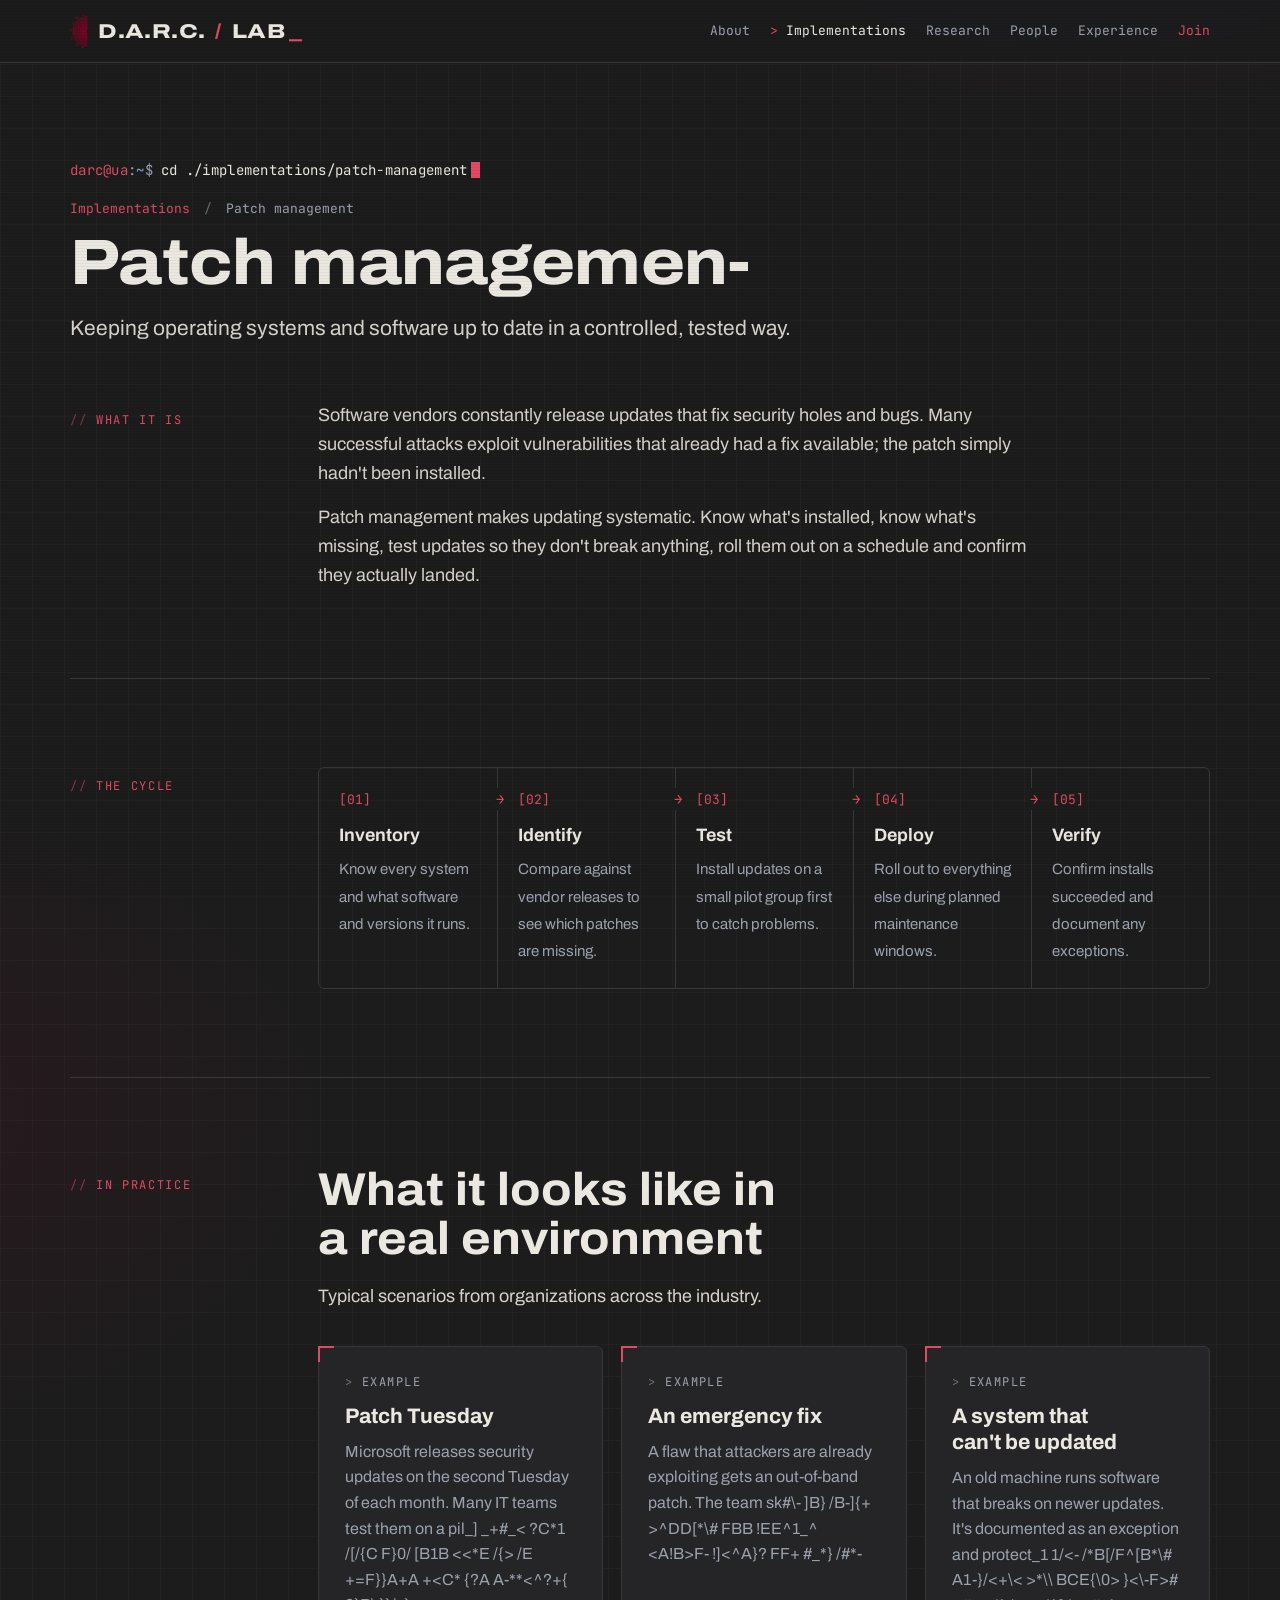
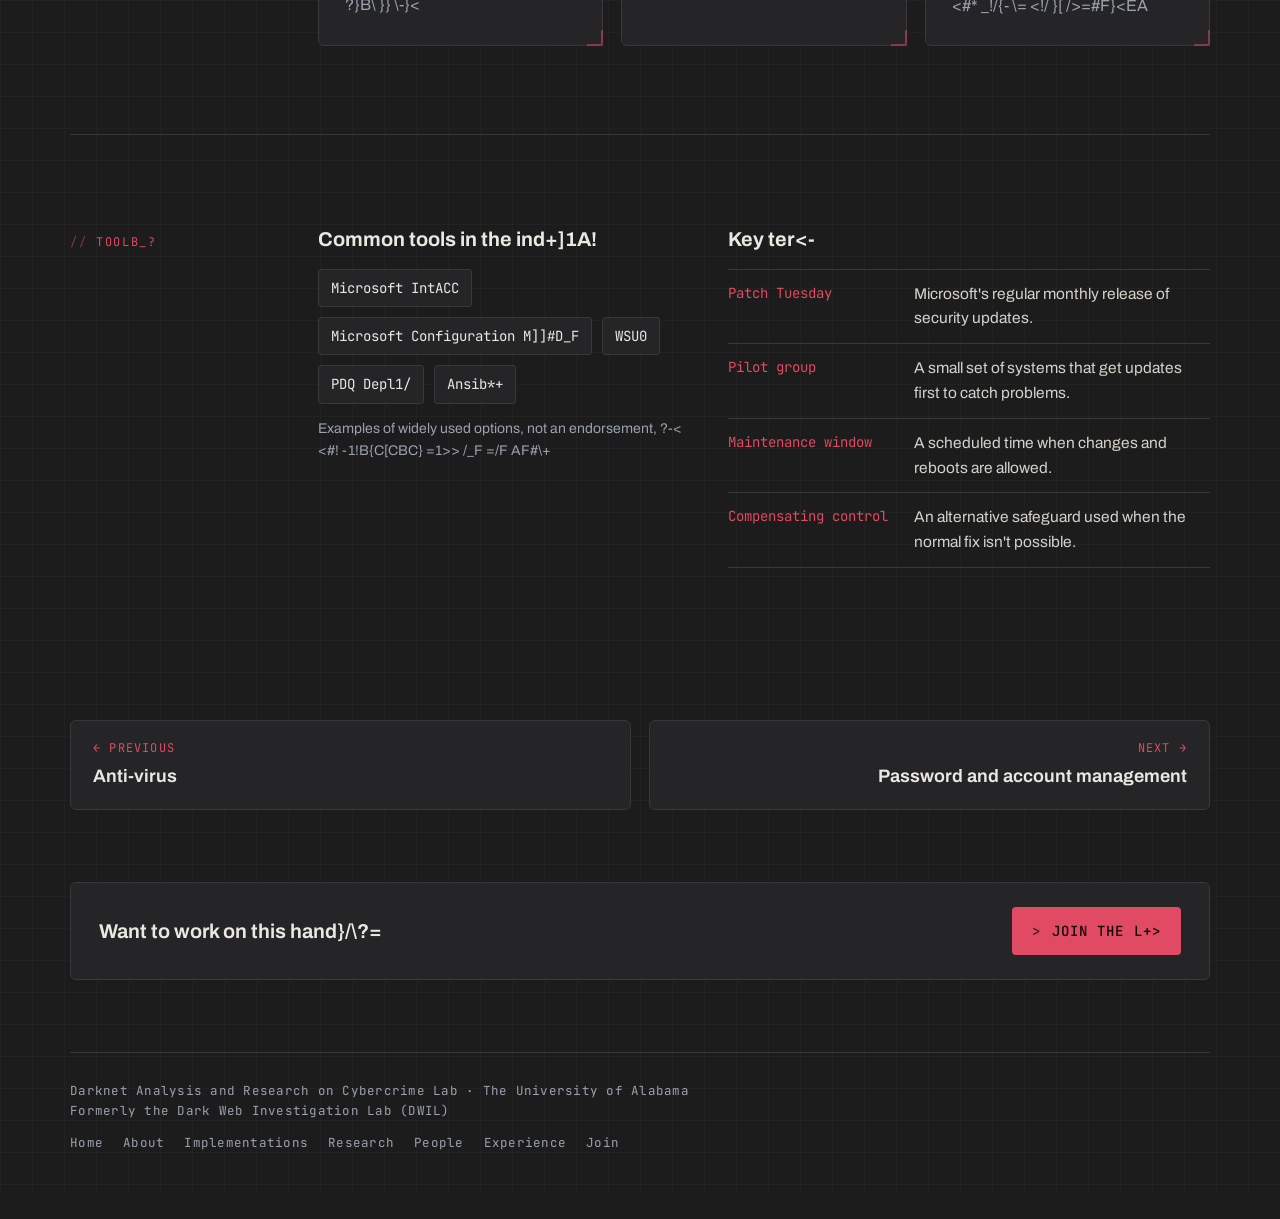
<file: patch-management.html>
<!doctype html>
<html lang="en">
<head>
<meta charset="utf-8">
<meta name="viewport" content="width=device-width, initial-scale=1, viewport-fit=cover">
<meta name="description" content="Patch management: Keeping operating systems and software up to date in a controlled, tested way.">
<title>Patch management · D.A.R.C. Lab</title>
<link rel="icon" href="favicon.ico" sizes="any">
<link rel="icon" type="image/png" sizes="32x32" href="assets/favicon-32.png">
<link rel="apple-touch-icon" href="assets/icon-180.png">
<meta property="og:image" content="assets/icon-512.png">
<meta name="theme-color" content="#1c1c1d">
<link rel="preconnect" href="https://fonts.googleapis.com">
<link rel="preconnect" href="https://fonts.gstatic.com" crossorigin>
<link rel="stylesheet" href="https://fonts.googleapis.com/css2?family=Archivo:wdth,wght@62..125,300..800&family=JetBrains+Mono:wght@400;500&display=swap">
<link rel="stylesheet" href="assets/site.css?v=4">
<script src="assets/site.js?v=4" defer></script>
</head>
<body>
<header class="top">
  <div class="wrap">
    <a class="mark" href="index.html"><img src="assets/emblem.png" alt="" width="153" height="285">D.A.R.C.<span>/</span>LAB</a>
    <nav class="nav" aria-label="Site">
      <a href="about.html">About</a>
      <a href="implementations.html" aria-current="page">Implementations</a>
      <a href="research.html">Research</a>
      <a href="people.html">People</a>
      <a href="experience.html">Experience</a>
      <a class="cta" href="join.html">Join</a>
    </nav>
  </div>
</header>

<main class="wrap" id="top">
  <section class="page-head">
    <p class="prompt" aria-hidden="true"><span class="u">darc@ua</span>:<span class="p">~</span>$ <span class="c">cd ./implementations/patch-management</span><span class="cursor"></span></p>
    <p class="crumbs"><a href="implementations.html">Implementations</a> <span aria-hidden="true">/</span> Patch management</p>
    <h1 data-scramble>Patch management</h1>
    <p class="lead">Keeping operating systems and software up to date in a controlled, tested way.</p>
  </section>

  <section class="sec" style="border-top:none;padding-top:0">
    <p class="tag">What it is</p>
    <div class="what">
      <p class="intro">Software vendors constantly release updates that fix security holes and bugs. Many successful attacks exploit vulnerabilities that already had a fix available; the patch simply hadn&#x27;t been installed.</p>
      <p class="intro">Patch management makes updating systematic. Know what&#x27;s installed, know what&#x27;s missing, test updates so they don&#x27;t break anything, roll them out on a schedule and confirm they actually landed.</p>
    </div>
  </section>

  <section class="sec">
    <p class="tag">The cycle</p>
    <div>
      <ol class="flow">
        <li><b>Inventory</b><span>Know every system and what software and versions it runs.</span></li>
        <li><b>Identify</b><span>Compare against vendor releases to see which patches are missing.</span></li>
        <li><b>Test</b><span>Install updates on a small pilot group first to catch problems.</span></li>
        <li><b>Deploy</b><span>Roll out to everything else during planned maintenance windows.</span></li>
        <li><b>Verify</b><span>Confirm installs succeeded and document any exceptions.</span></li>
      </ol>
    </div>
  </section>

  <section class="sec">
    <p class="tag">In practice</p>
    <div>
      <h2>What it looks like in a real environment</h2>
      <p class="intro">Typical scenarios from organizations across the industry.</p>
      <div class="stack examples">
        <article class="ex"><p class="kind">Example</p><h3>Patch Tuesday</h3><p>Microsoft releases security updates on the second Tuesday of each month. Many IT teams test them on a pilot group that week, then roll them out to everyone over the following week or two.</p></article>
        <article class="ex"><p class="kind">Example</p><h3>An emergency fix</h3><p>A flaw that attackers are already exploiting gets an out-of-band patch. The team skips the normal schedule and patches exposed systems the same day.</p></article>
        <article class="ex"><p class="kind">Example</p><h3>A system that can&#x27;t be updated</h3><p>An old machine runs software that breaks on newer updates. It&#x27;s documented as an exception and protected with compensating controls, like network isolation, until it can be replaced.</p></article>
      </div>
    </div>
  </section>

  <section class="sec">
    <p class="tag">Toolbox</p>
    <div class="toolbox">
      <div>
        <h3 class="sub">Common tools in the industry</h3>
        <ul class="chips">
        <li>Microsoft Intune</li>
        <li>Microsoft Configuration Manager</li>
        <li>WSUS</li>
        <li>PDQ Deploy</li>
        <li>Ansible</li>
        </ul>
        <p class="note">Examples of widely used options, not an endorsement, and not necessarily what our lab runs.</p>
      </div>
      <div>
        <h3 class="sub">Key terms</h3>
        <dl class="terms">
        <div><dt>Patch Tuesday</dt><dd>Microsoft&#x27;s regular monthly release of security updates.</dd></div>
        <div><dt>Pilot group</dt><dd>A small set of systems that get updates first to catch problems.</dd></div>
        <div><dt>Maintenance window</dt><dd>A scheduled time when changes and reboots are allowed.</dd></div>
        <div><dt>Compensating control</dt><dd>An alternative safeguard used when the normal fix isn&#x27;t possible.</dd></div>
        </dl>
      </div>
    </div>
  </section>

  <nav class="pager" aria-label="Other capabilities">
    <a href="anti-virus.html"><span>← Previous</span><b>Anti-virus</b></a>
    <a class="next" href="password-and-account-management.html"><span>Next →</span><b>Password and account management</b></a>
  </nav>

  <section class="cta-strip">
    <p>Want to work on this hands-on?</p>
    <a class="btn" href="join.html">Join the lab</a>
  </section>

  <footer>
    <span>Darknet Analysis and Research on Cybercrime Lab · The University of Alabama<br>Formerly the Dark Web Investigation Lab (DWIL)</span>
    <nav aria-label="Footer">
      <a href="index.html">Home</a><a href="about.html">About</a><a href="implementations.html">Implementations</a><a href="research.html">Research</a><a href="people.html">People</a><a href="experience.html">Experience</a><a href="join.html">Join</a>
    </nav>
  </footer>
</main>
</body>
</html>
</file>
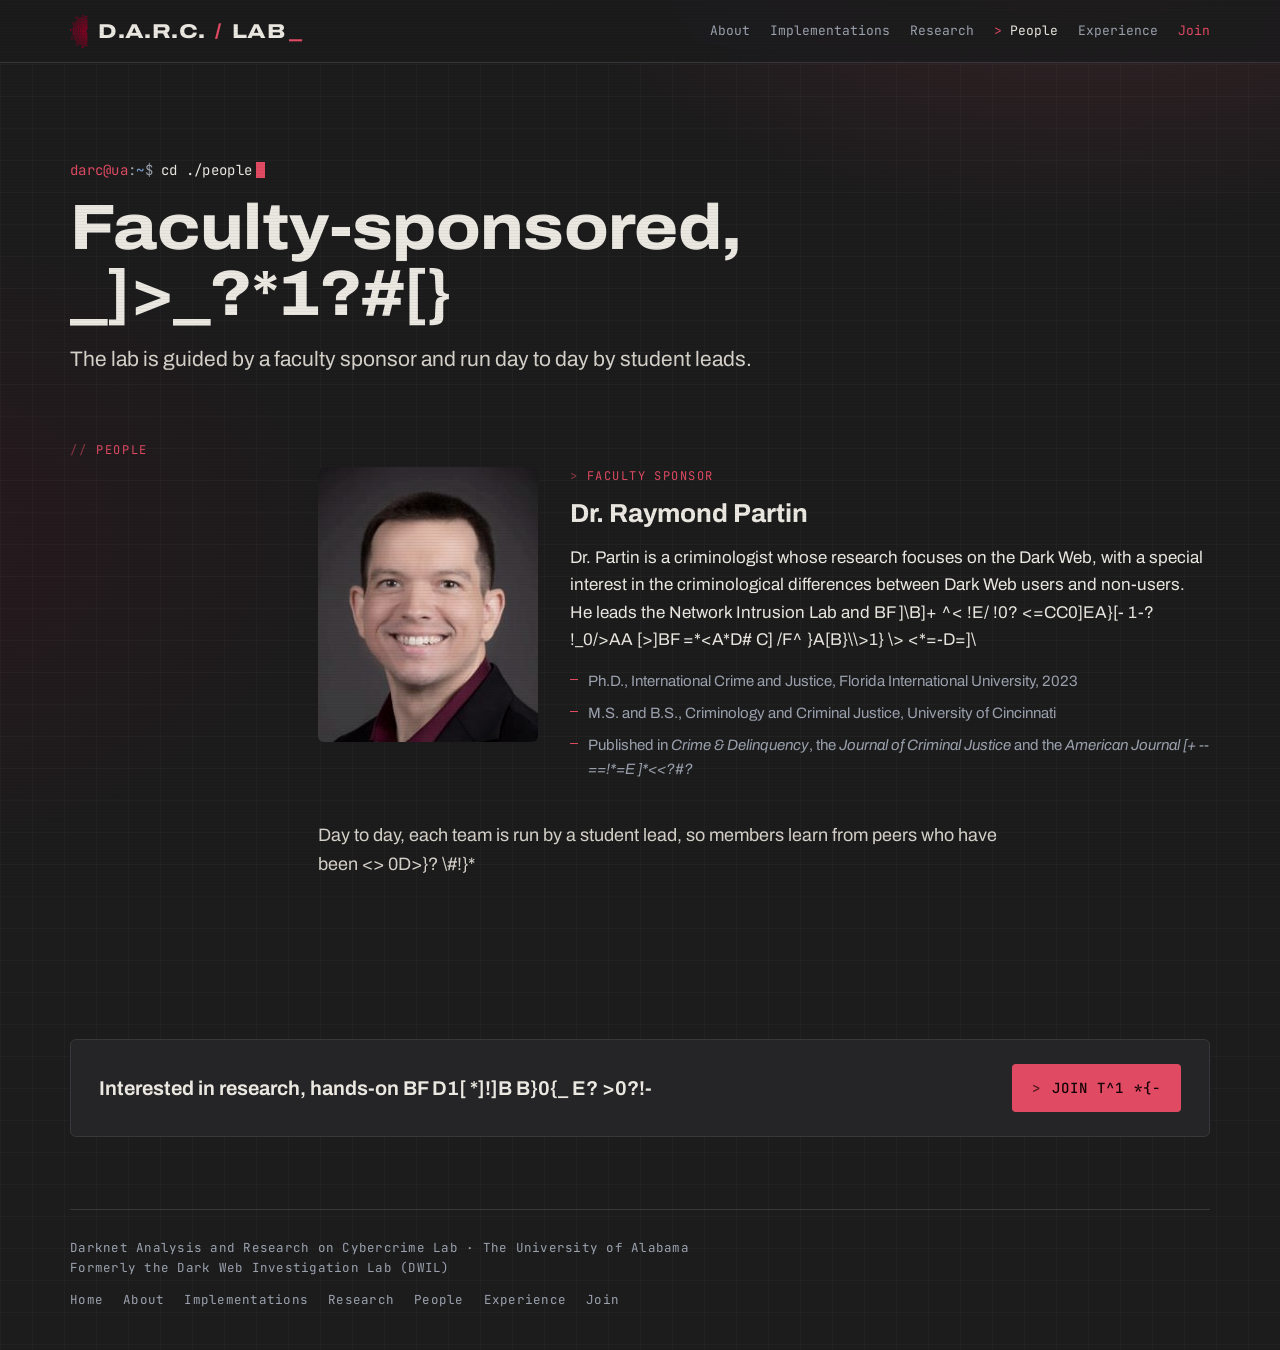
<file: people.html>
<!doctype html>
<html lang="en">
<head>
<meta charset="utf-8">
<meta name="viewport" content="width=device-width, initial-scale=1, viewport-fit=cover">
<meta name="description" content="The faculty sponsor and student leadership of the D.A.R.C. Lab.">
<title>People · D.A.R.C. Lab</title>
<link rel="icon" href="favicon.ico" sizes="any">
<link rel="icon" type="image/png" sizes="32x32" href="assets/favicon-32.png">
<link rel="apple-touch-icon" href="assets/icon-180.png">
<meta property="og:image" content="assets/icon-512.png">
<meta name="theme-color" content="#1c1c1d">
<link rel="preconnect" href="https://fonts.googleapis.com">
<link rel="preconnect" href="https://fonts.gstatic.com" crossorigin>
<link rel="stylesheet" href="https://fonts.googleapis.com/css2?family=Archivo:wdth,wght@62..125,300..800&family=JetBrains+Mono:wght@400;500&display=swap">
<link rel="stylesheet" href="assets/site.css?v=4">
<script src="assets/site.js?v=4" defer></script>
</head>
<body>
<header class="top">
  <div class="wrap">
    <a class="mark" href="index.html"><img src="assets/emblem.png" alt="" width="153" height="285">D.A.R.C.<span>/</span>LAB</a>
    <nav class="nav" aria-label="Site">
      <a href="about.html">About</a>
      <a href="implementations.html">Implementations</a>
      <a href="research.html">Research</a>
      <a href="people.html" aria-current="page">People</a>
      <a href="experience.html">Experience</a>
      <a class="cta" href="join.html">Join</a>
    </nav>
  </div>
</header>

<main class="wrap" id="top">
  <section class="page-head">
    <p class="prompt" aria-hidden="true"><span class="u">darc@ua</span>:<span class="p">~</span>$ <span class="c">cd ./people</span><span class="cursor"></span></p>
    <h1 data-scramble>Faculty-sponsored, student-run</h1>
    <p class="lead">The lab is guided by a faculty sponsor and run day to day by student leads.</p>
  </section>

  <section class="sec" style="border-top:none;padding-top:0" id="people">
    <p class="tag">People</p>
    <div>
      <div class="sponsor">
        <img src="assets/partin.png" alt="Portrait of Dr. Raymond Partin">
        <div>
          <p class="role">Faculty sponsor</p>
          <h3>Dr. Raymond Partin</h3>
          <p>Dr. Partin is a criminologist whose research focuses on the Dark Web, with a special interest in the criminological differences between Dark Web users and non-users. He leads the Network Intrusion Lab and is Co-PI of the NSF Scholarship for Service (SFS) program at The University of Alabama.</p>
          <ul class="facts">
            <li>Ph.D., International Crime and Justice, Florida International University, 2023</li>
            <li>M.S. and B.S., Criminology and Criminal Justice, University of Cincinnati</li>
            <li>Published in <i>Crime &amp; Delinquency</i>, the <i>Journal of Criminal Justice</i> and the <i>American Journal of Criminal Justice</i></li>
          </ul>
        </div>
      </div>

      <p class="intro" style="margin-top:40px">Day to day, each team is run by a student lead, so members learn from peers who have been in their seat.</p>
    </div>
  </section>

  <section class="cta-strip">
    <p>Interested in research, hands-on IT and cyber work, or both?</p>
    <a class="btn" href="join.html">Join the lab</a>
  </section>

  <footer>
    <span>Darknet Analysis and Research on Cybercrime Lab · The University of Alabama<br>Formerly the Dark Web Investigation Lab (DWIL)</span>
    <nav aria-label="Footer">
      <a href="index.html">Home</a><a href="about.html">About</a><a href="implementations.html">Implementations</a><a href="research.html">Research</a><a href="people.html">People</a><a href="experience.html">Experience</a><a href="join.html">Join</a>
    </nav>
  </footer>
</main>
</body>
</html>
</file>
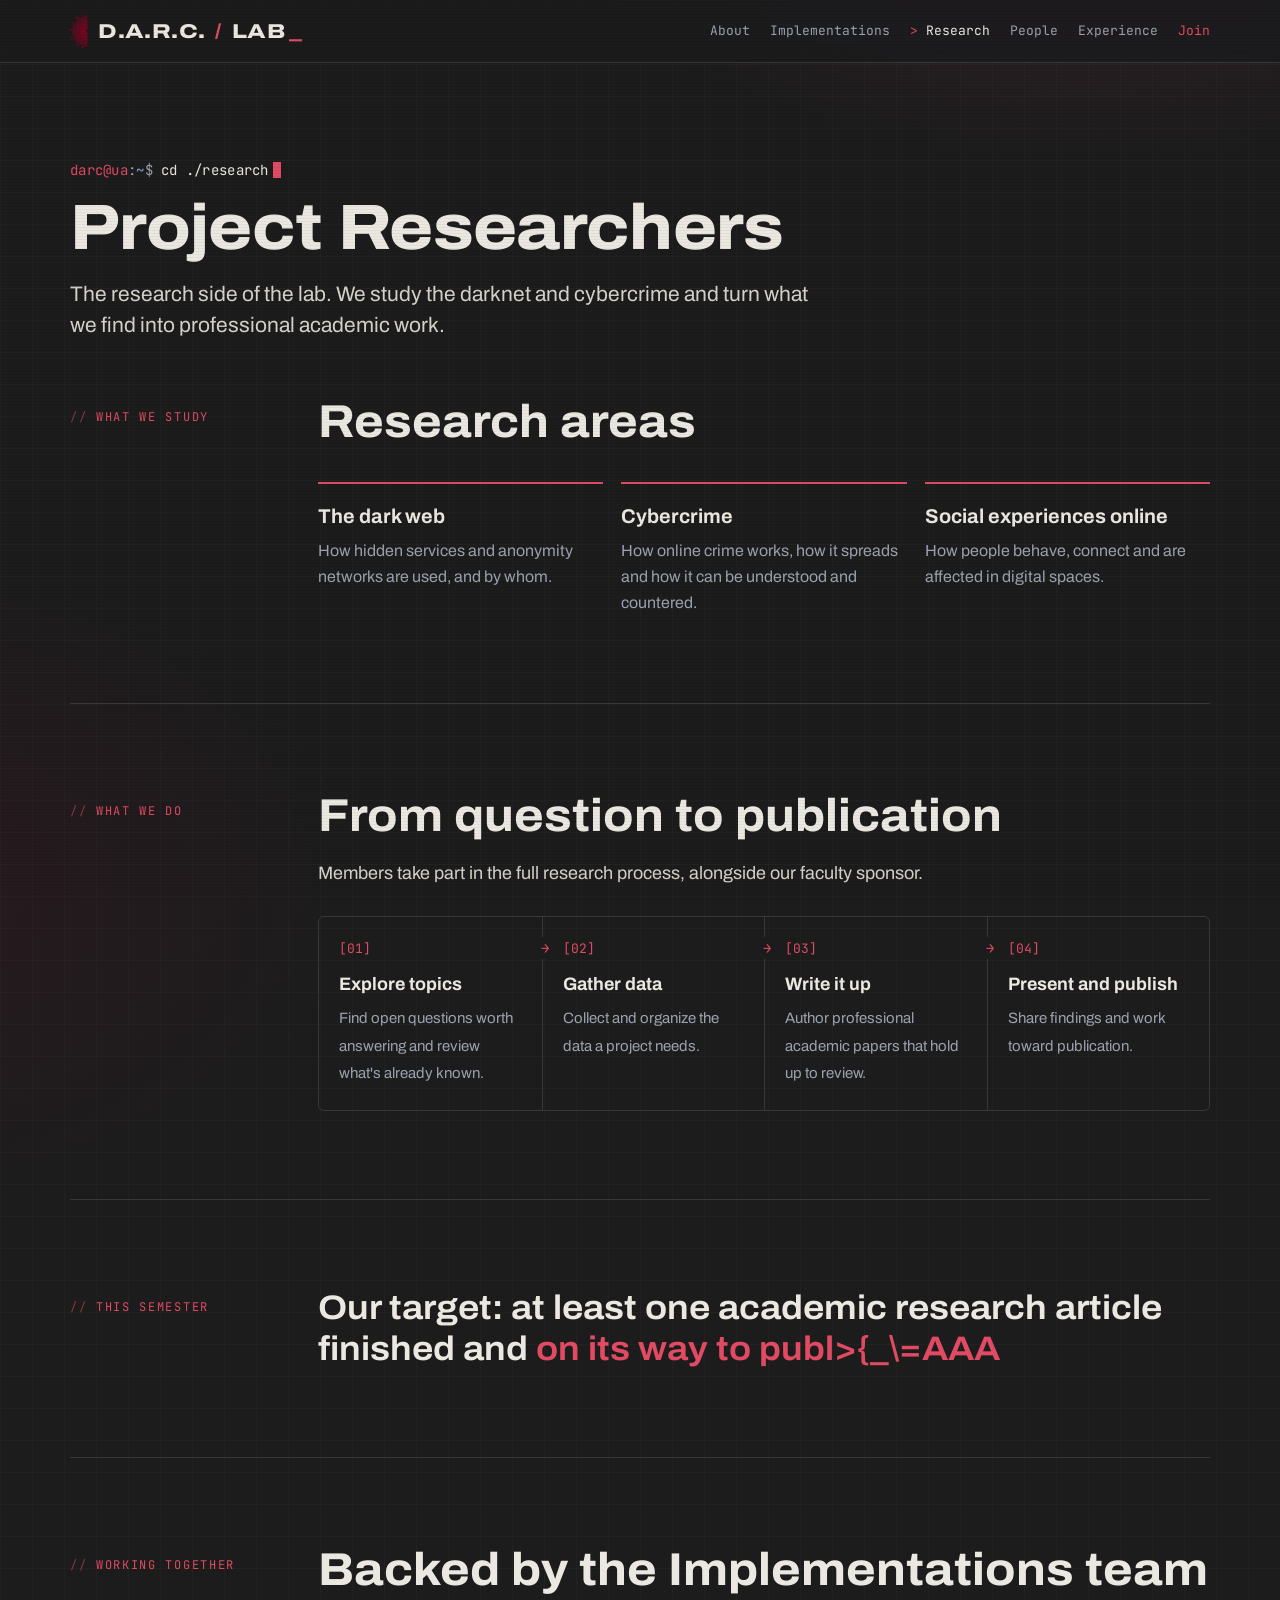
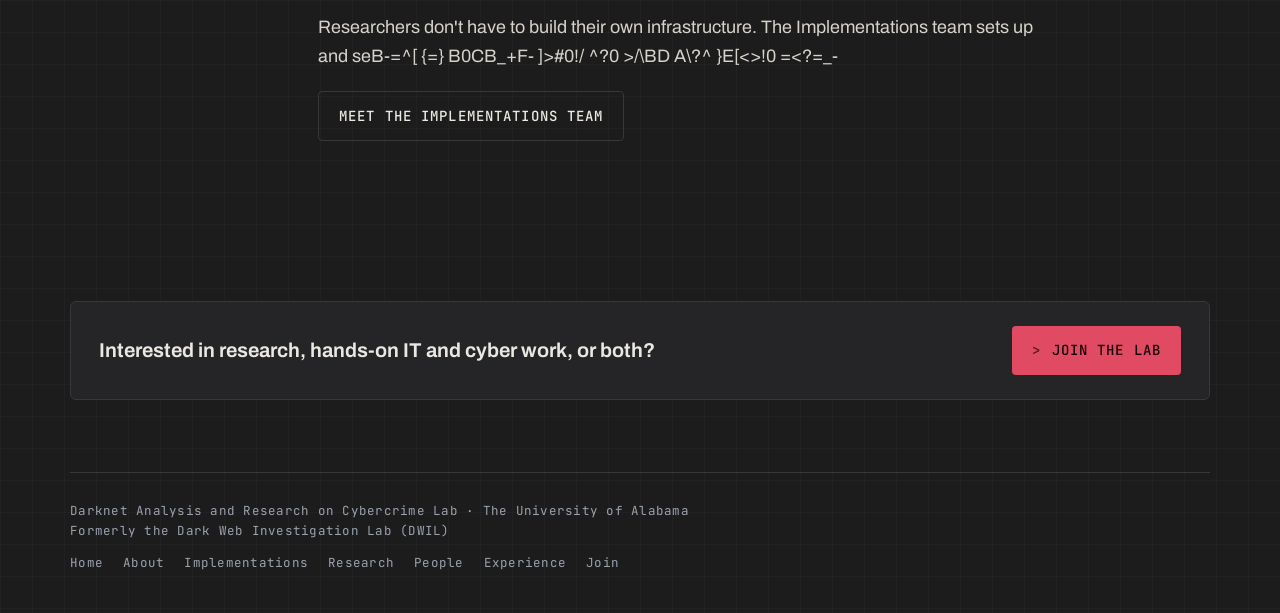
<file: research.html>
<!doctype html>
<html lang="en">
<head>
<meta charset="utf-8">
<meta name="viewport" content="width=device-width, initial-scale=1, viewport-fit=cover">
<meta name="description" content="The D.A.R.C. Lab Project Researchers: studying the darknet and cybercrime and publishing what we find.">
<title>Research · D.A.R.C. Lab</title>
<link rel="icon" href="favicon.ico" sizes="any">
<link rel="icon" type="image/png" sizes="32x32" href="assets/favicon-32.png">
<link rel="apple-touch-icon" href="assets/icon-180.png">
<meta property="og:image" content="assets/icon-512.png">
<meta name="theme-color" content="#1c1c1d">
<link rel="preconnect" href="https://fonts.googleapis.com">
<link rel="preconnect" href="https://fonts.gstatic.com" crossorigin>
<link rel="stylesheet" href="https://fonts.googleapis.com/css2?family=Archivo:wdth,wght@62..125,300..800&family=JetBrains+Mono:wght@400;500&display=swap">
<link rel="stylesheet" href="assets/site.css?v=4">
<script src="assets/site.js?v=4" defer></script>
</head>
<body>
<header class="top">
  <div class="wrap">
    <a class="mark" href="index.html"><img src="assets/emblem.png" alt="" width="153" height="285">D.A.R.C.<span>/</span>LAB</a>
    <nav class="nav" aria-label="Site">
      <a href="about.html">About</a>
      <a href="implementations.html">Implementations</a>
      <a href="research.html" aria-current="page">Research</a>
      <a href="people.html">People</a>
      <a href="experience.html">Experience</a>
      <a class="cta" href="join.html">Join</a>
    </nav>
  </div>
</header>

<main class="wrap" id="top">
  <section class="page-head">
    <p class="prompt" aria-hidden="true"><span class="u">darc@ua</span>:<span class="p">~</span>$ <span class="c">cd ./research</span><span class="cursor"></span></p>
    <h1 data-scramble>Project Researchers</h1>
    <p class="lead">The research side of the lab. We study the darknet and cybercrime and turn what we find into professional academic work.</p>
  </section>

  <section class="sec" style="border-top:none;padding-top:0" id="areas">
    <p class="tag">What we study</p>
    <div>
      <h2>Research areas</h2>
      <div class="grid g3">
        <div class="item"><h3>The dark web</h3><p>How hidden services and anonymity networks are used, and by whom.</p></div>
        <div class="item"><h3>Cybercrime</h3><p>How online crime works, how it spreads and how it can be understood and countered.</p></div>
        <div class="item"><h3>Social experiences online</h3><p>How people behave, connect and are affected in digital spaces.</p></div>
      </div>
    </div>
  </section>

  <section class="sec" id="process">
    <p class="tag">What we do</p>
    <div>
      <h2>From question to publication</h2>
      <p class="intro">Members take part in the full research process, alongside our faculty sponsor.</p>
      <ol class="flow flow4">
        <li><b>Explore topics</b><span>Find open questions worth answering and review what's already known.</span></li>
        <li><b>Gather data</b><span>Collect and organize the data a project needs.</span></li>
        <li><b>Write it up</b><span>Author professional academic papers that hold up to review.</span></li>
        <li><b>Present and publish</b><span>Share findings and work toward publication.</span></li>
      </ol>
    </div>
  </section>

  <section class="sec" id="goals">
    <p class="tag">This semester</p>
    <div>
      <p class="target">Our target: at least one academic research article finished and <em>on its way to publication.</em></p>
    </div>
  </section>

  <section class="sec" id="support">
    <p class="tag">Working together</p>
    <div>
      <h2>Backed by the Implementations team</h2>
      <p class="intro">Researchers don't have to build their own infrastructure. The Implementations team sets up and secures the systems, access and tools each project needs.</p>
      <p style="margin-top:20px"><a class="btn ghost" href="implementations.html">Meet the Implementations team</a></p>
    </div>
  </section>

  <section class="cta-strip">
    <p>Interested in research, hands-on IT and cyber work, or both?</p>
    <a class="btn" href="join.html">Join the lab</a>
  </section>

  <footer>
    <span>Darknet Analysis and Research on Cybercrime Lab · The University of Alabama<br>Formerly the Dark Web Investigation Lab (DWIL)</span>
    <nav aria-label="Footer">
      <a href="index.html">Home</a><a href="about.html">About</a><a href="implementations.html">Implementations</a><a href="research.html">Research</a><a href="people.html">People</a><a href="experience.html">Experience</a><a href="join.html">Join</a>
    </nav>
  </footer>
</main>
</body>
</html>
</file>
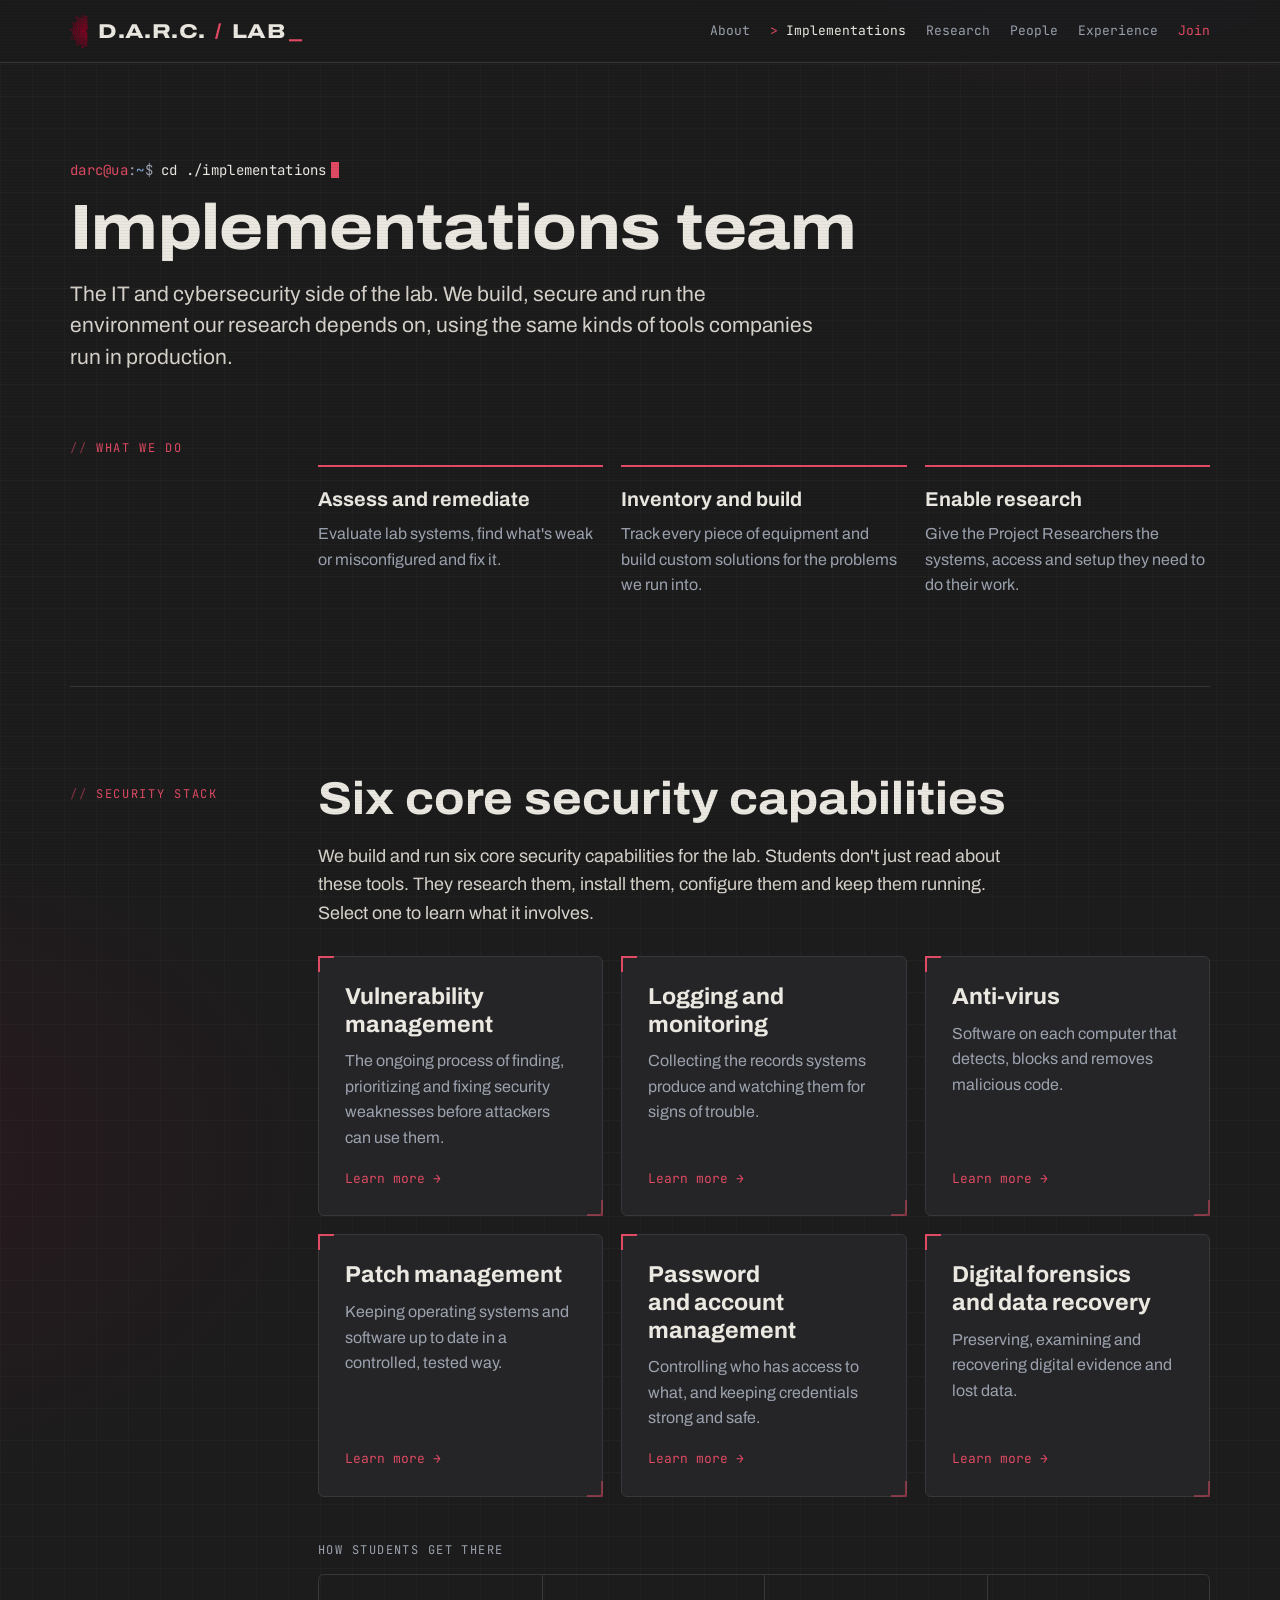
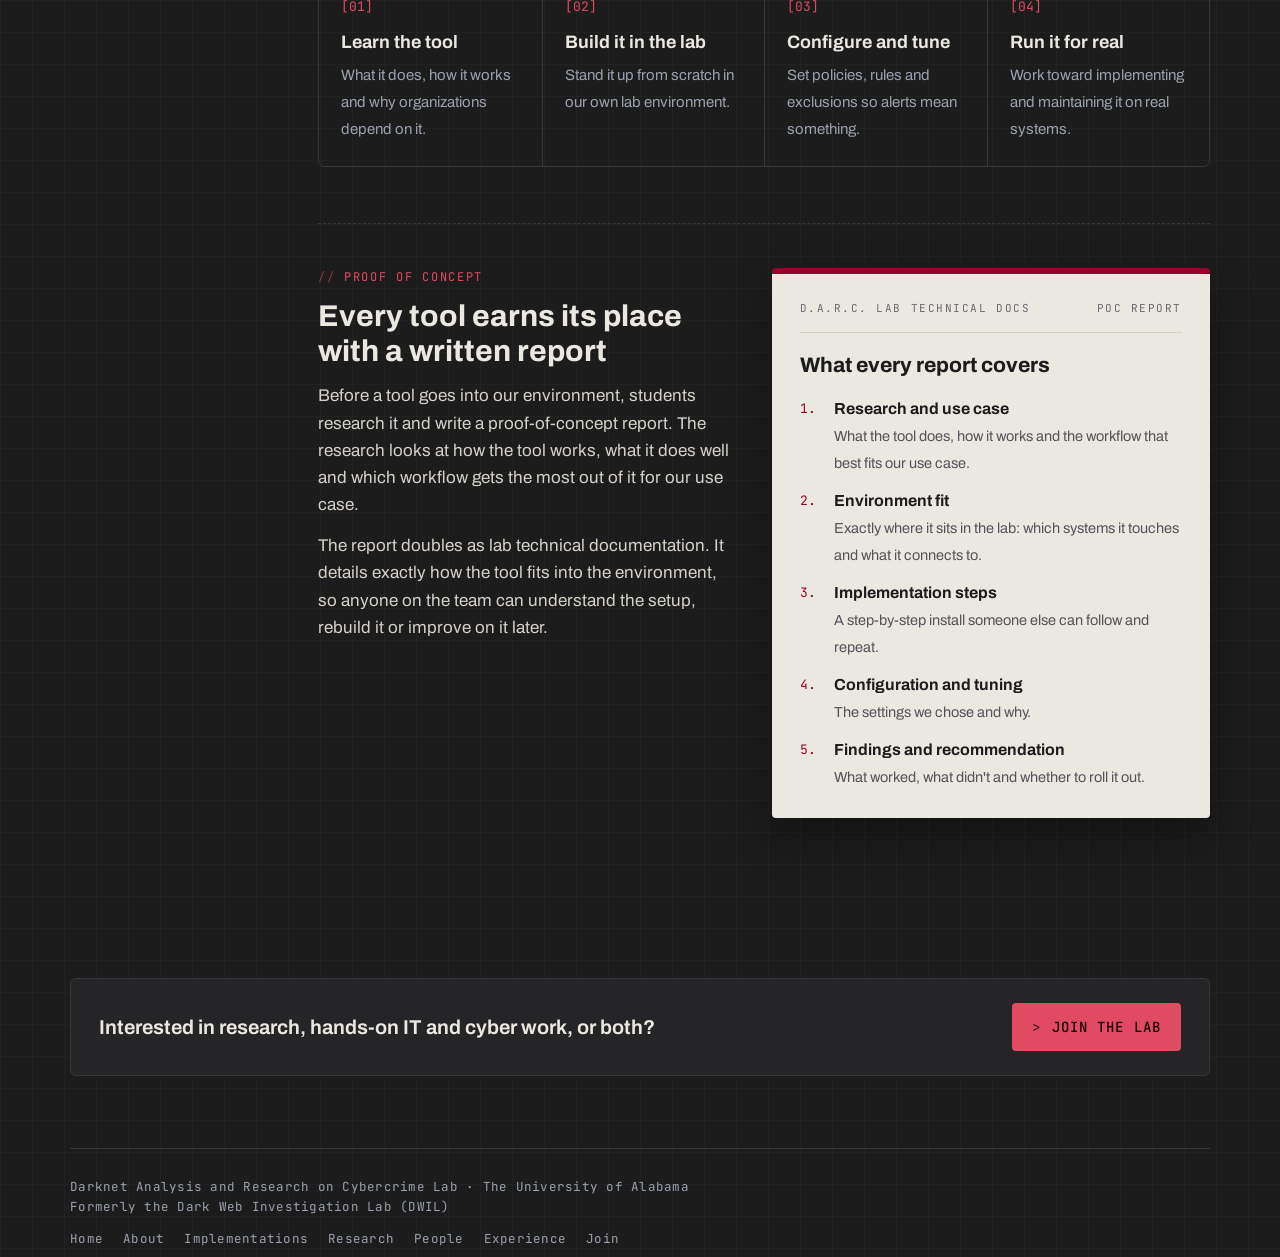
<file: security.html>
<!doctype html>
<html lang="en">
<head>
<meta charset="utf-8">
<title>Implementations · D.A.R.C. Lab</title>
<meta http-equiv="refresh" content="0; url=implementations.html">
<link rel="canonical" href="implementations.html">
<meta name="robots" content="noindex">
</head>
<body style="background:#1c1c1d;color:#ebe8e1;font-family:system-ui,sans-serif;padding:24px">
<p>This page moved to <a style="color:#e04a62" href="implementations.html">Implementations</a>.</p>
</body>
</html>
</file>
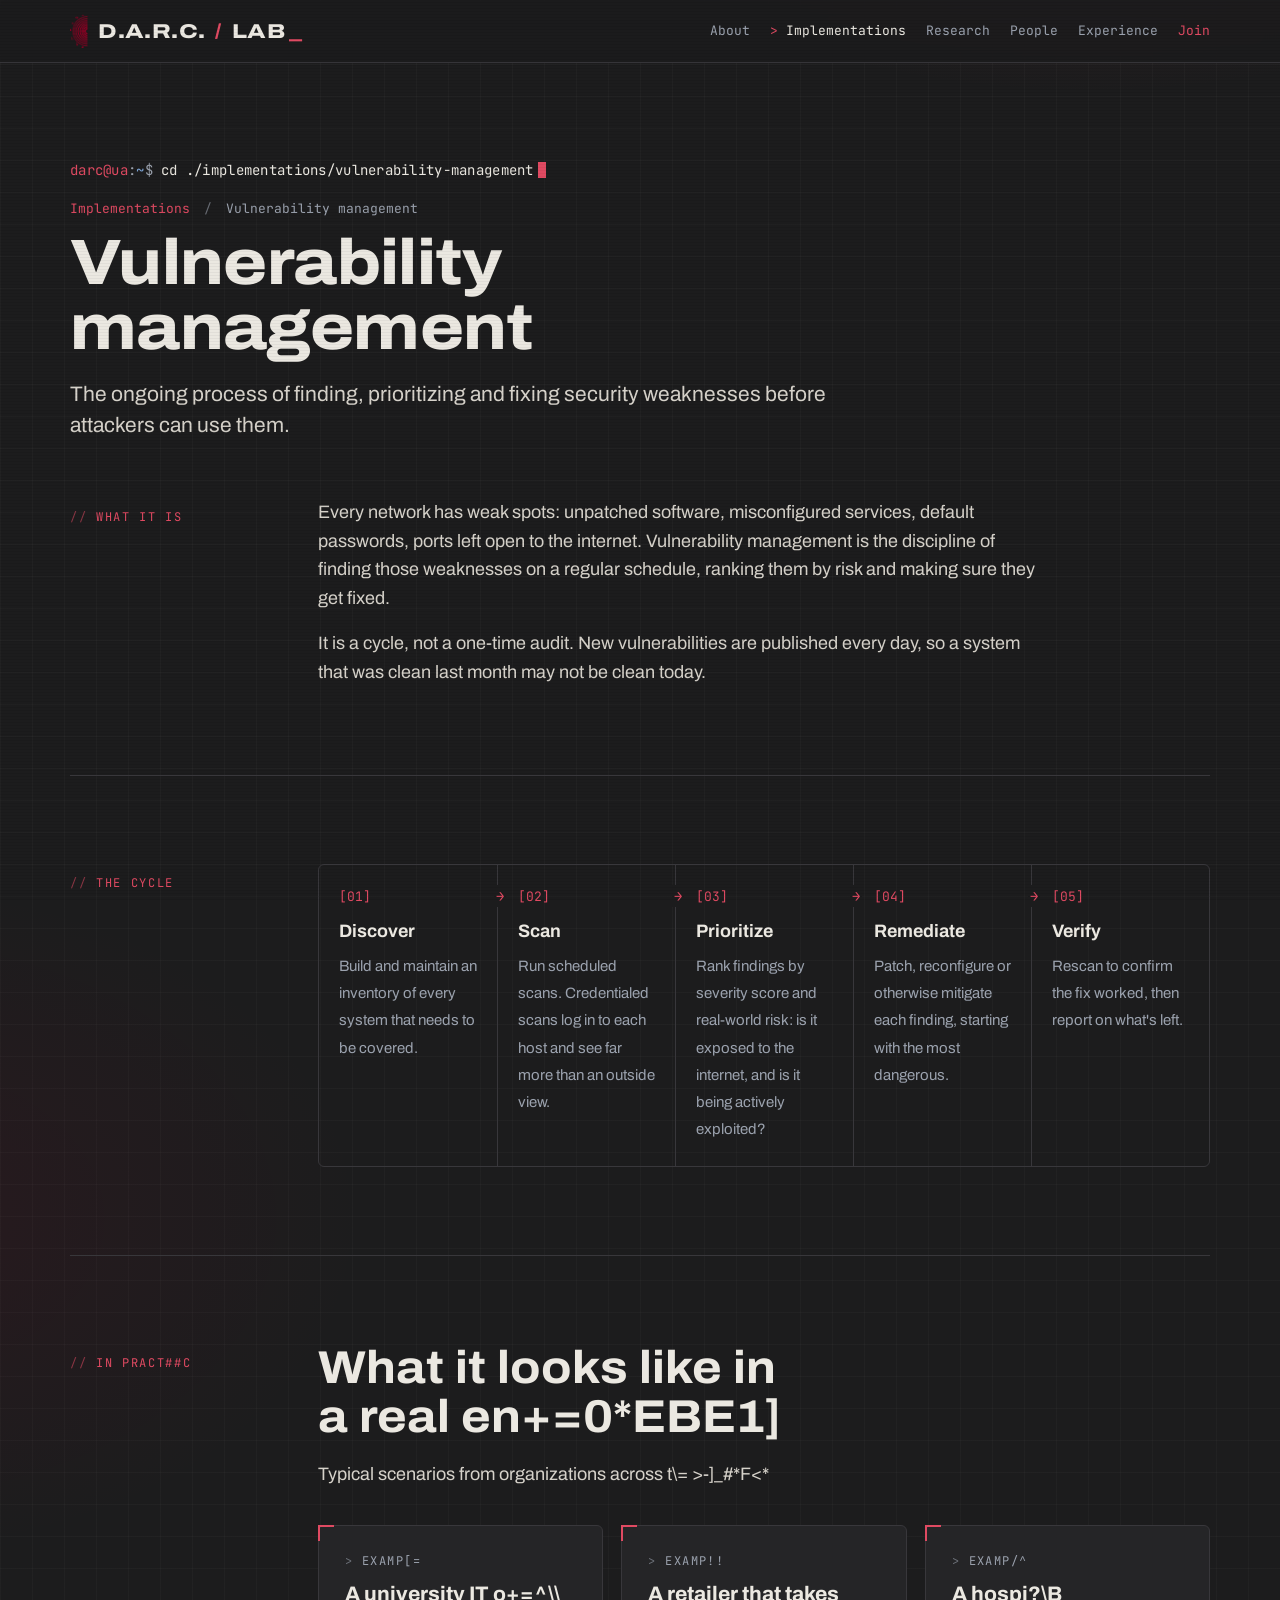
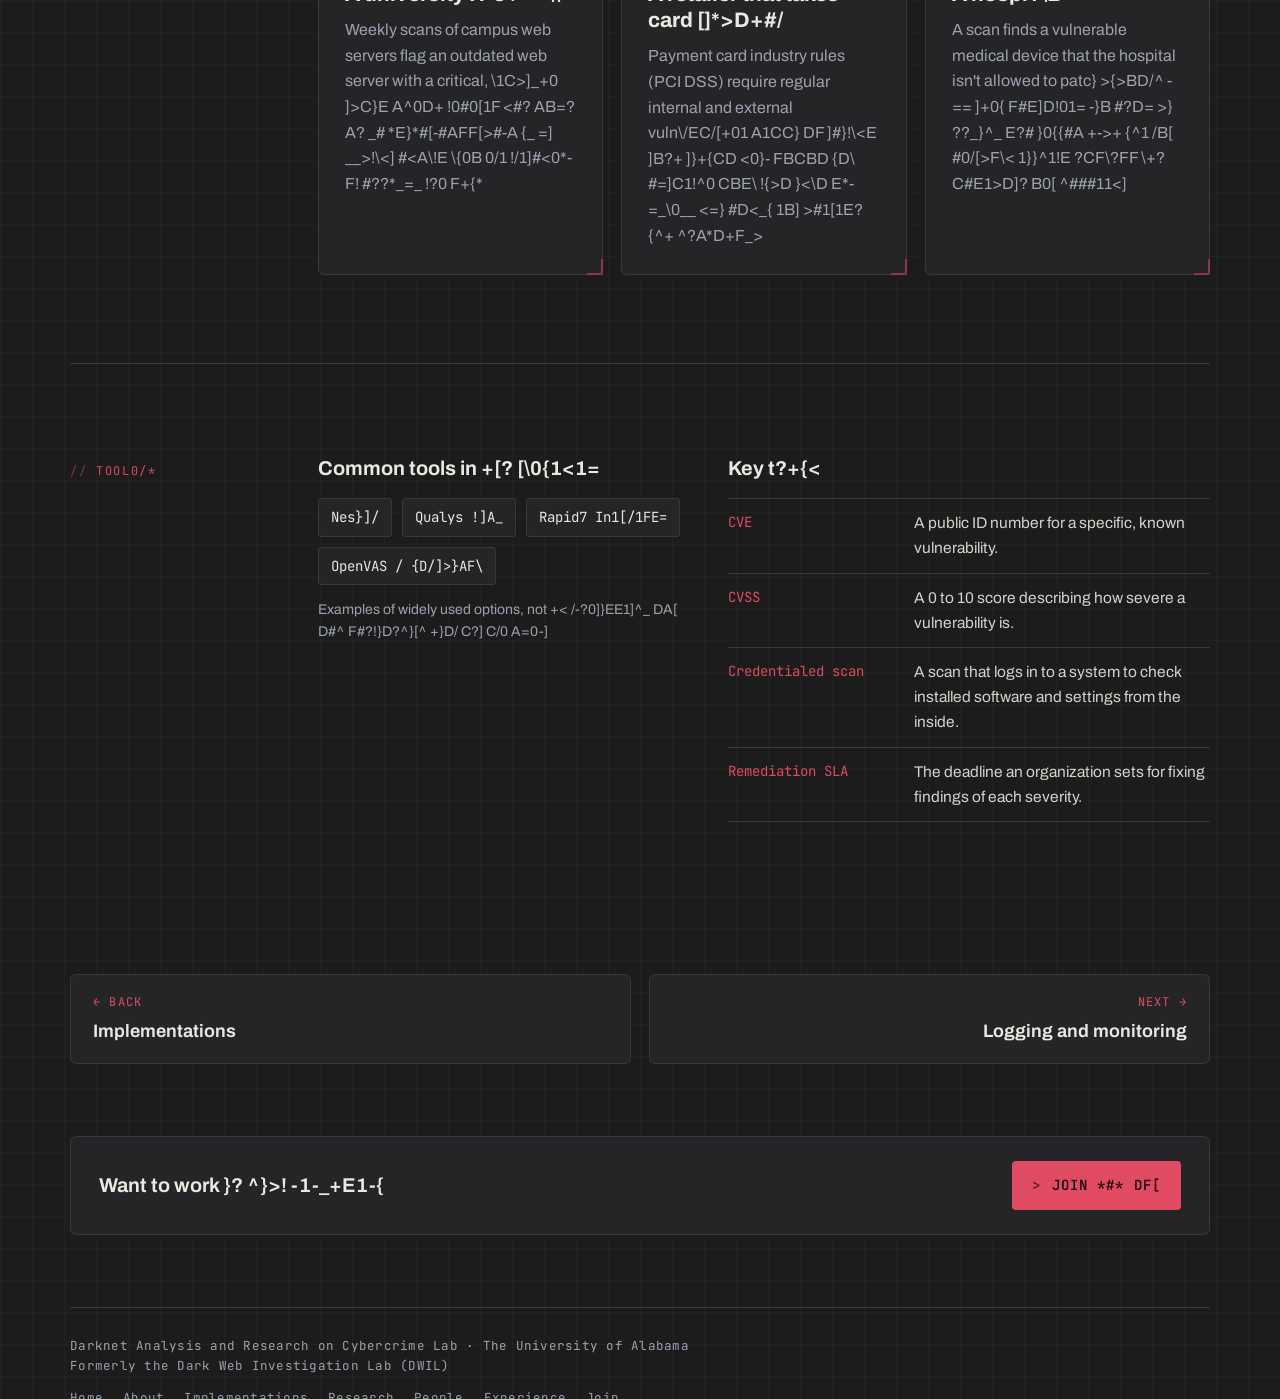
<file: vulnerability-management.html>
<!doctype html>
<html lang="en">
<head>
<meta charset="utf-8">
<meta name="viewport" content="width=device-width, initial-scale=1, viewport-fit=cover">
<meta name="description" content="Vulnerability management: The ongoing process of finding, prioritizing and fixing security weaknesses before attackers can use them.">
<title>Vulnerability management · D.A.R.C. Lab</title>
<link rel="icon" href="favicon.ico" sizes="any">
<link rel="icon" type="image/png" sizes="32x32" href="assets/favicon-32.png">
<link rel="apple-touch-icon" href="assets/icon-180.png">
<meta property="og:image" content="assets/icon-512.png">
<meta name="theme-color" content="#1c1c1d">
<link rel="preconnect" href="https://fonts.googleapis.com">
<link rel="preconnect" href="https://fonts.gstatic.com" crossorigin>
<link rel="stylesheet" href="https://fonts.googleapis.com/css2?family=Archivo:wdth,wght@62..125,300..800&family=JetBrains+Mono:wght@400;500&display=swap">
<link rel="stylesheet" href="assets/site.css?v=4">
<script src="assets/site.js?v=4" defer></script>
</head>
<body>
<header class="top">
  <div class="wrap">
    <a class="mark" href="index.html"><img src="assets/emblem.png" alt="" width="153" height="285">D.A.R.C.<span>/</span>LAB</a>
    <nav class="nav" aria-label="Site">
      <a href="about.html">About</a>
      <a href="implementations.html" aria-current="page">Implementations</a>
      <a href="research.html">Research</a>
      <a href="people.html">People</a>
      <a href="experience.html">Experience</a>
      <a class="cta" href="join.html">Join</a>
    </nav>
  </div>
</header>

<main class="wrap" id="top">
  <section class="page-head">
    <p class="prompt" aria-hidden="true"><span class="u">darc@ua</span>:<span class="p">~</span>$ <span class="c">cd ./implementations/vulnerability-management</span><span class="cursor"></span></p>
    <p class="crumbs"><a href="implementations.html">Implementations</a> <span aria-hidden="true">/</span> Vulnerability management</p>
    <h1 data-scramble>Vulnerability management</h1>
    <p class="lead">The ongoing process of finding, prioritizing and fixing security weaknesses before attackers can use them.</p>
  </section>

  <section class="sec" style="border-top:none;padding-top:0">
    <p class="tag">What it is</p>
    <div class="what">
      <p class="intro">Every network has weak spots: unpatched software, misconfigured services, default passwords, ports left open to the internet. Vulnerability management is the discipline of finding those weaknesses on a regular schedule, ranking them by risk and making sure they get fixed.</p>
      <p class="intro">It is a cycle, not a one-time audit. New vulnerabilities are published every day, so a system that was clean last month may not be clean today.</p>
    </div>
  </section>

  <section class="sec">
    <p class="tag">The cycle</p>
    <div>
      <ol class="flow">
        <li><b>Discover</b><span>Build and maintain an inventory of every system that needs to be covered.</span></li>
        <li><b>Scan</b><span>Run scheduled scans. Credentialed scans log in to each host and see far more than an outside view.</span></li>
        <li><b>Prioritize</b><span>Rank findings by severity score and real-world risk: is it exposed to the internet, and is it being actively exploited?</span></li>
        <li><b>Remediate</b><span>Patch, reconfigure or otherwise mitigate each finding, starting with the most dangerous.</span></li>
        <li><b>Verify</b><span>Rescan to confirm the fix worked, then report on what&#x27;s left.</span></li>
      </ol>
    </div>
  </section>

  <section class="sec">
    <p class="tag">In practice</p>
    <div>
      <h2>What it looks like in a real environment</h2>
      <p class="intro">Typical scenarios from organizations across the industry.</p>
      <div class="stack examples">
        <article class="ex"><p class="kind">Example</p><h3>A university IT office</h3><p>Weekly scans of campus web servers flag an outdated web server with a critical, publicly known flaw. Because the server is internet-facing, it is patched within days and rescanned to confirm the fix.</p></article>
        <article class="ex"><p class="kind">Example</p><h3>A retailer that takes card payments</h3><p>Payment card industry rules (PCI DSS) require regular internal and external vulnerability scans of systems that handle card data. The security team runs them quarterly and keeps the reports for auditors.</p></article>
        <article class="ex"><p class="kind">Example</p><h3>A hospital</h3><p>A scan finds a vulnerable medical device that the hospital isn&#x27;t allowed to patch itself. The team mitigates the risk by moving the device onto its own isolated network segment and watching its traffic.</p></article>
      </div>
    </div>
  </section>

  <section class="sec">
    <p class="tag">Toolbox</p>
    <div class="toolbox">
      <div>
        <h3 class="sub">Common tools in the industry</h3>
        <ul class="chips">
        <li>Nessus</li>
        <li>Qualys VMDR</li>
        <li>Rapid7 InsightVM</li>
        <li>OpenVAS / Greenbone</li>
        </ul>
        <p class="note">Examples of widely used options, not an endorsement, and not necessarily what our lab runs.</p>
      </div>
      <div>
        <h3 class="sub">Key terms</h3>
        <dl class="terms">
        <div><dt>CVE</dt><dd>A public ID number for a specific, known vulnerability.</dd></div>
        <div><dt>CVSS</dt><dd>A 0 to 10 score describing how severe a vulnerability is.</dd></div>
        <div><dt>Credentialed scan</dt><dd>A scan that logs in to a system to check installed software and settings from the inside.</dd></div>
        <div><dt>Remediation SLA</dt><dd>The deadline an organization sets for fixing findings of each severity.</dd></div>
        </dl>
      </div>
    </div>
  </section>

  <nav class="pager" aria-label="Other capabilities">
    <a href="implementations.html"><span>← Back</span><b>Implementations</b></a>
    <a class="next" href="logging-and-monitoring.html"><span>Next →</span><b>Logging and monitoring</b></a>
  </nav>

  <section class="cta-strip">
    <p>Want to work on this hands-on?</p>
    <a class="btn" href="join.html">Join the lab</a>
  </section>

  <footer>
    <span>Darknet Analysis and Research on Cybercrime Lab · The University of Alabama<br>Formerly the Dark Web Investigation Lab (DWIL)</span>
    <nav aria-label="Footer">
      <a href="index.html">Home</a><a href="about.html">About</a><a href="implementations.html">Implementations</a><a href="research.html">Research</a><a href="people.html">People</a><a href="experience.html">Experience</a><a href="join.html">Join</a>
    </nav>
  </footer>
</main>
</body>
</html>
</file>
<file: assets/site.css>
html, body { margin: 0; }
img { max-width: 100%; }
/* Layout: a field report. Mono section tags in a left rail, content in the right column; hero pairs the lab's name with a Tor circuit diagram. Single dark look by choice. */
:root {
  --ink: #1c1c1d;
  --panel: #252527;
  --line: #38373b;
  --fg: #ebe8e1;
  --muted: #9ba2ae;
  --crimson: #e04a62;
  --crimson-deep: #96002a;
  --display: "Archivo", "Helvetica Neue", Arial, sans-serif;
  --body: "Archivo", "Helvetica Neue", Arial, sans-serif;
  --mono: "JetBrains Mono", ui-monospace, "SFMono-Regular", Menlo, monospace;
  color-scheme: dark;
}
* { box-sizing: border-box; }
html { scroll-behavior: smooth; }
@media (prefers-reduced-motion: reduce) { html { scroll-behavior: auto; } }
body {
  background: var(--ink);
  color: var(--fg);
  font-family: var(--body);
  font-size: 17px;
  line-height: 1.6;
  padding-inline: clamp(16px, 4vw, 40px);
  padding-block: 0;
}
a { color: inherit; }
a:focus-visible, button:focus-visible { outline: 2px solid var(--crimson); outline-offset: 3px; border-radius: 4px; }
.wrap { max-width: 1140px; margin-inline: auto; }
h1, h2, h3 { font-family: var(--display); margin: 0; text-wrap: balance; }
p { margin: 0; }
.tag { font-family: var(--mono); font-size: 12px; letter-spacing: .14em; text-transform: uppercase; color: var(--crimson); }
.muted { color: var(--muted); }

/* Header */
.top {
  position: sticky; top: env(safe-area-inset-top, 0px); z-index: 5;
  background: color-mix(in srgb, var(--ink) 88%, transparent);
  backdrop-filter: blur(8px);
  border-bottom: 1px solid var(--line);
  margin-inline: calc(-1 * clamp(16px, 4vw, 40px));
  padding: 14px clamp(16px, 4vw, 40px);
}
.top .wrap { display: flex; align-items: center; justify-content: space-between; gap: 16px; flex-wrap: wrap; }
.mark { display: inline-flex; align-items: center; gap: 10px; font-family: var(--display); font-stretch: 125%; font-weight: 800; font-size: 20px; letter-spacing: .02em; text-decoration: none; }
.mark span { color: var(--crimson); }
.mark img { height: 34px; width: auto; }
.hero-logo { width: clamp(150px, 20vw, 220px); height: auto; margin-bottom: 20px; }
.nav { display: flex; gap: 20px; flex-wrap: wrap; font-family: var(--mono); font-size: 13px; }
.nav a { text-decoration: none; color: var(--muted); }
.nav a:hover { color: var(--fg); }
.nav a.cta { color: var(--crimson); }

/* Hero */
.hero { display: grid; grid-template-columns: minmax(0, 1.25fr) minmax(0, 1fr); gap: clamp(32px, 6vw, 72px); align-items: center; padding-block: clamp(48px, 9vw, 104px) clamp(48px, 7vw, 80px); }
.hero h1 { font-stretch: 112%; font-weight: 780; font-size: clamp(40px, 6.4vw, 76px); line-height: .98; letter-spacing: -.01em; margin-block: 18px 24px; }
.hero h1 em { font-style: normal; color: var(--crimson); }
.lede { font-size: clamp(18px, 2vw, 21px); line-height: 1.5; max-width: 34em; color: #d6d2ca; }
.actions { display: flex; flex-wrap: wrap; gap: 14px; align-items: center; margin-top: 32px; }
.btn { display: inline-flex; align-items: center; gap: 10px; background: var(--crimson); color: #140306; font-weight: 650; text-decoration: none; padding: 13px 22px; border-radius: 999px; transition: transform .15s ease; }
.btn:hover { transform: translateY(-1px); }
.btn.ghost { background: transparent; color: var(--fg); border: 1px solid var(--line); }
.formerly { margin-top: 28px; font-family: var(--mono); font-size: 13px; color: var(--muted); }

.circuit { background: var(--panel); border: 1px solid var(--line); border-radius: 18px; padding: 22px 22px 18px; }
.circuit svg { display: block; width: 100%; height: auto; max-width: 100%; }
.circuit figcaption { font-size: 14px; line-height: 1.5; color: var(--muted); margin-top: 12px; }
.travel { animation: travel 6s linear infinite; }
@keyframes travel { from { transform: translateY(0); } to { transform: translateY(416px); } }
@media (prefers-reduced-motion: reduce) { .travel { animation: none; } }

/* Sections */
.sec { display: grid; grid-template-columns: 200px minmax(0, 1fr); gap: 24px 48px; padding-block: clamp(48px, 7vw, 88px); border-top: 1px solid var(--line); }
.sec > .tag { padding-top: 10px; }
.sec h2 { font-stretch: 108%; font-weight: 720; font-size: clamp(30px, 4vw, 46px); line-height: 1.06; margin-bottom: 18px; }
.sec .intro { max-width: 40em; color: #d6d2ca; font-size: 18px; }
.grid { display: grid; gap: 18px; margin-top: 36px; }
.g3 { grid-template-columns: repeat(3, minmax(0, 1fr)); }
.g2 { grid-template-columns: repeat(2, minmax(0, 1fr)); }
.g4 { grid-template-columns: repeat(4, minmax(0, 1fr)); }
.item { border-top: 2px solid var(--crimson); padding-top: 16px; }
.item h3 { font-size: 20px; font-weight: 680; margin-bottom: 6px; }
.item p { color: var(--muted); font-size: 16px; }

.team { background: var(--panel); border: 1px solid var(--line); border-radius: 16px; padding: 28px; }
.team h3 { font-size: 26px; font-weight: 720; }
.team .lead { font-family: var(--mono); font-size: 12px; letter-spacing: .12em; text-transform: uppercase; color: var(--muted); margin: 6px 0 16px; }
.team ul { margin: 0; padding-left: 20px; color: #d6d2ca; display: grid; gap: 6px; }
.team li::marker { color: var(--crimson); }

.sponsor { display: grid; grid-template-columns: 220px minmax(0, 1fr); gap: 32px; align-items: start; margin-top: 36px; }
.sponsor img, .person img { width: 100%; aspect-ratio: 4 / 5; object-fit: cover; object-position: center top; border-radius: 14px; background: var(--panel); }
.role { font-family: var(--mono); font-size: 12px; letter-spacing: .12em; text-transform: uppercase; color: var(--crimson); margin-bottom: 6px; }
.sponsor h3, .person h3 { font-size: 26px; font-weight: 720; margin-bottom: 10px; }
.sponsor p + p { margin-top: 12px; }
.facts { list-style: none; padding: 0; margin: 16px 0 0; display: grid; gap: 8px; font-size: 15px; color: var(--muted); }
.facts li { padding-left: 18px; position: relative; }
.facts li::before { content: ""; position: absolute; left: 0; top: .7em; width: 8px; height: 1px; background: var(--crimson); }
.people { display: grid; grid-template-columns: repeat(2, minmax(0, 1fr)); gap: 28px; margin-top: 44px; }
.person { display: grid; grid-template-columns: 140px minmax(0, 1fr); gap: 22px; align-items: start; }
.person .from { font-size: 15px; color: var(--muted); margin-bottom: 4px; }

.tool { background: var(--panel); border: 1px solid var(--line); border-radius: 14px; padding: 22px; }
.tool .tag { color: var(--muted); }
.tool h3 { font-size: 21px; font-weight: 700; margin: 8px 0 6px; }
.tool p { color: var(--muted); font-size: 15.5px; }

.past { display: grid; grid-template-columns: minmax(0, 1fr) minmax(0, 1fr); gap: 32px; margin-top: 36px; }
.past ul { list-style: none; padding: 0; margin: 0; display: grid; gap: 14px; }
.past li { background: var(--panel); border: 1px solid var(--line); border-radius: 12px; padding: 16px 18px; }
.past li b { display: block; font-weight: 650; margin-bottom: 2px; }
.past li span { color: var(--muted); font-size: 15.5px; }

.target { font-family: var(--display); font-stretch: 108%; font-weight: 650; font-size: clamp(24px, 3vw, 34px); line-height: 1.2; max-width: 26em; }
.target em { font-style: normal; color: var(--crimson); }
.ccap .letter { font-family: var(--display); font-stretch: 125%; font-weight: 800; font-size: 44px; line-height: 1; color: var(--crimson); }
.ccap .word { font-weight: 650; margin-top: 6px; }
.ccap > div { border: 1px solid var(--line); border-radius: 14px; padding: 18px 20px; }

.join { display: grid; grid-template-columns: minmax(0, 1fr) auto; gap: 40px; align-items: center; background: var(--crimson-deep); border-radius: 22px; padding: clamp(28px, 5vw, 56px); margin-block: clamp(48px, 7vw, 88px); }
.join h2 { font-stretch: 118%; font-weight: 800; font-size: clamp(34px, 5vw, 60px); line-height: 1; margin-bottom: 16px; }
.join p { color: #f6e3e6; max-width: 32em; }
.join .btn { background: var(--fg); color: #2a0710; }
.join .link { font-family: var(--mono); font-size: 14px; color: #f6e3e6; word-break: break-all; margin-top: 18px; }
.qr { background: var(--fg); border-radius: 16px; padding: 16px; text-align: center; }
.qr img { width: 180px; height: 180px; display: block; image-rendering: pixelated; }
.qr span { display: block; font-family: var(--mono); font-size: 11px; letter-spacing: .14em; color: #2a0710; margin-top: 8px; }

.stack { display: grid; grid-template-columns: repeat(3, minmax(0, 1fr)); gap: 18px; margin-top: 36px; }
.stack article { background: var(--panel); border: 1px solid var(--line); border-radius: 16px; padding: 26px; display: flex; flex-direction: column; gap: 10px; }
.stack .kind { font-family: var(--mono); font-size: 12px; letter-spacing: .12em; text-transform: uppercase; color: var(--crimson); }
.stack h3 { font-size: 26px; font-weight: 720; }
.stack p { color: var(--muted); font-size: 16px; }
.path { list-style: none; counter-reset: step; padding: 0; margin: 40px 0 0; display: grid; grid-template-columns: repeat(4, minmax(0, 1fr)); gap: 0; border: 1px solid var(--line); border-radius: 16px; overflow: hidden; }
.path li { counter-increment: step; padding: 22px 22px 24px; border-left: 1px solid var(--line); }
.path li:first-child { border-left: none; }
.path li::before { content: "0" counter(step); display: block; font-family: var(--mono); font-size: 13px; color: var(--crimson); margin-bottom: 10px; }
.path b { display: block; font-size: 18px; font-weight: 680; margin-bottom: 4px; }
.path span { color: var(--muted); font-size: 15px; }
.path-label { font-family: var(--mono); font-size: 12px; letter-spacing: .12em; text-transform: uppercase; color: var(--muted); margin-top: 44px; }
.path-label + .path { margin-top: 14px; }
@media (max-width: 900px) { .stack { grid-template-columns: minmax(0, 1fr); } .path { grid-template-columns: repeat(2, minmax(0, 1fr)); } .path li:nth-child(3) { border-left: none; } .path li:nth-child(n+3) { border-top: 1px solid var(--line); } }
@media (max-width: 600px) { .path { grid-template-columns: minmax(0, 1fr); } .path li { border-left: none; } .path li + li { border-top: 1px solid var(--line); } }

.poc { display: grid; grid-template-columns: minmax(0, 1fr) minmax(0, 1.05fr); gap: 36px; align-items: start; margin-top: 56px; padding-top: 44px; border-top: 1px dashed var(--line); }
.poc h3 { font-size: clamp(24px, 2.6vw, 30px); font-weight: 720; line-height: 1.15; margin-bottom: 14px; }
.poc .body { color: #d6d2ca; font-size: 17px; }
.poc .body + .body { margin-top: 14px; }
.report { background: var(--fg); color: #1c1c1d; border-radius: 6px 6px 16px 16px; padding: 26px 28px 28px; box-shadow: 0 18px 40px rgba(0,0,0,.35); border-top: 6px solid var(--crimson-deep); }
.report .head { display: flex; justify-content: space-between; gap: 12px; flex-wrap: wrap; font-family: var(--mono); font-size: 11px; letter-spacing: .14em; text-transform: uppercase; color: #6b6870; padding-bottom: 14px; border-bottom: 1px solid #d3cfc6; }
.report .title { font-family: var(--display); font-weight: 720; font-size: 21px; margin: 16px 0 14px; color: #1c1c1d; }
.report ol { list-style: none; counter-reset: sec; margin: 0; padding: 0; display: grid; gap: 12px; }
.report li { counter-increment: sec; display: grid; grid-template-columns: 34px minmax(0, 1fr); }
.report li::before { content: counter(sec) "."; font-family: var(--mono); font-size: 13px; color: var(--crimson-deep); padding-top: 3px; }
.report li b { display: block; font-size: 16px; font-weight: 680; color: #1c1c1d; }
.report li span { font-size: 14.5px; color: #55525a; line-height: 1.5; }
@media (max-width: 900px) { .poc { grid-template-columns: minmax(0, 1fr); } }

footer { border-top: 1px solid var(--line); padding-block: 28px 40px; display: flex; flex-wrap: wrap; gap: 12px 32px; justify-content: space-between; font-size: 14px; color: var(--muted); }

@media (max-width: 900px) {
  .hero { grid-template-columns: minmax(0, 1fr); }
  .sec { grid-template-columns: minmax(0, 1fr); }
  .g3, .g4 { grid-template-columns: repeat(2, minmax(0, 1fr)); }
  .people, .past { grid-template-columns: minmax(0, 1fr); }
}
@media (max-width: 600px) {
  .g2, .g3 { grid-template-columns: minmax(0, 1fr); }
  .sponsor { grid-template-columns: minmax(0, 1fr); }
  .sponsor img { max-width: 220px; }
  .person { grid-template-columns: 96px minmax(0, 1fr); }
  .join { grid-template-columns: minmax(0, 1fr); }
  .qr { justify-self: start; }
  .nav { gap: 14px; }
}

/* ---- multi-page additions ---- */
.nav a[aria-current="page"] { color: var(--fg); text-decoration: underline; text-decoration-color: var(--crimson); text-decoration-thickness: 2px; text-underline-offset: 6px; }
.page-head { padding-block: clamp(48px, 8vw, 96px) clamp(36px, 5vw, 56px); max-width: 52em; }
.page-head h1 { font-stretch: 112%; font-weight: 780; font-size: clamp(38px, 5.6vw, 64px); line-height: 1.02; letter-spacing: -.01em; margin-block: 14px 18px; }
.page-head p.lead { font-size: clamp(18px, 2vw, 21px); line-height: 1.5; color: #d6d2ca; max-width: 36em; }
.explore { display: grid; grid-template-columns: repeat(2, minmax(0, 1fr)); gap: 18px; margin-top: 32px; }
.explore a { display: flex; flex-direction: column; gap: 8px; background: var(--panel); border: 1px solid var(--line); border-radius: 16px; padding: 24px; text-decoration: none; transition: border-color .15s ease, transform .15s ease; }
.explore a:hover { border-color: var(--crimson); transform: translateY(-2px); }
.explore b { font-family: var(--display); font-size: 22px; font-weight: 700; }
.explore .d { color: var(--muted); font-size: 16px; }
.explore .go { font-family: var(--mono); font-size: 13px; color: var(--crimson); margin-top: 6px; }
.cta-strip { display: flex; flex-wrap: wrap; gap: 16px 28px; align-items: center; justify-content: space-between; border: 1px solid var(--line); border-radius: 18px; padding: 24px 28px; margin-block: clamp(40px, 6vw, 72px); background: var(--panel); }
.cta-strip p { font-family: var(--display); font-size: 20px; font-weight: 650; }
footer nav { display: flex; flex-wrap: wrap; gap: 8px 20px; }
footer nav a { color: var(--muted); text-decoration: none; }
footer nav a:hover { color: var(--fg); }
@media (max-width: 600px) { .explore { grid-template-columns: minmax(0, 1fr); } }
@media (prefers-reduced-motion: reduce) { .explore a, .btn { transition: none; } .explore a:hover, .btn:hover { transform: none; } }

/* ==== Terminal / ops-center styling ==== */
:root {
  --grid: rgba(235, 232, 225, .028);
  --glow: rgba(224, 74, 98, .16);
  --radius: 6px;
}
body {
  background:
    radial-gradient(900px 520px at 85% -8%, var(--glow), transparent 65%),
    radial-gradient(700px 480px at -10% 40%, rgba(150, 0, 42, .10), transparent 70%),
    linear-gradient(var(--grid) 1px, transparent 1px) 0 0 / 32px 32px,
    linear-gradient(90deg, var(--grid) 1px, transparent 1px) 0 0 / 32px 32px,
    var(--ink);
}
body::after {
  content: ""; position: fixed; inset: 0; pointer-events: none; z-index: 50;
  background: repeating-linear-gradient(0deg, rgba(0, 0, 0, .18) 0 1px, transparent 1px 3px);
  opacity: .22;
}
::selection { background: var(--crimson); color: #140306; }

/* labels read like code comments */
.tag::before { content: "// "; opacity: .55; }
.role::before, .kind::before { content: "> "; opacity: .6; }

/* wordmark cursor */
.mark::after { content: "_"; color: var(--crimson); margin-left: -6px; animation: blink 1.1s steps(1) infinite; }
@keyframes blink { 50% { opacity: 0; } }

/* nav: current page shown as a prompt */
.nav a { transition: color .15s ease; }
.nav a[aria-current="page"] { text-decoration: none; color: var(--fg); }
.nav a[aria-current="page"]::before { content: "> "; color: var(--crimson); }

/* buttons: sharp, monospaced, glow on hover */
.btn {
  border-radius: 4px; font-family: var(--mono); font-size: 14px; font-weight: 500;
  text-transform: uppercase; letter-spacing: .08em; padding: 13px 20px;
  transition: transform .15s ease, box-shadow .2s ease;
}
.btn:not(.ghost)::before { content: ">"; opacity: .7; }
.btn:hover { box-shadow: 0 0 0 1px var(--crimson), 0 0 28px var(--glow); }
.btn.ghost:hover { border-color: var(--crimson); }

/* sharper panels with HUD corner brackets */
.circuit, .team, .tool, .stack article, .explore a, .past li, .ccap > div, .cta-strip, .path { border-radius: var(--radius); }
.sponsor img { border-radius: var(--radius); filter: grayscale(.25) contrast(1.05); }
.join { border-radius: 8px; position: relative; overflow: hidden;
  background:
    linear-gradient(rgba(255,255,255,.05) 1px, transparent 1px) 0 0 / 24px 24px,
    linear-gradient(90deg, rgba(255,255,255,.05) 1px, transparent 1px) 0 0 / 24px 24px,
    var(--crimson-deep); }
.qr { border-radius: 6px; }
.report { border-radius: 4px; }
.team, .tool, .stack article, .explore a, .circuit { position: relative; }
.team::before, .tool::before, .stack article::before, .explore a::before, .circuit::before,
.team::after, .tool::after, .stack article::after, .explore a::after, .circuit::after {
  content: ""; position: absolute; width: 14px; height: 14px; pointer-events: none; transition: width .2s ease, height .2s ease;
}
.team::before, .tool::before, .stack article::before, .explore a::before, .circuit::before { top: -1px; left: -1px; border-top: 2px solid var(--crimson); border-left: 2px solid var(--crimson); }
.team::after, .tool::after, .stack article::after, .explore a::after, .circuit::after { bottom: -1px; right: -1px; border-bottom: 2px solid var(--crimson); border-right: 2px solid var(--crimson); opacity: .5; }
.team:hover::before, .tool:hover::before, .stack article:hover::before, .explore a:hover::before,
.team:hover::after, .tool:hover::after, .stack article:hover::after, .explore a:hover::after { width: 28px; height: 28px; opacity: 1; }
.team, .tool, .stack article, .explore a { transition: border-color .2s ease, box-shadow .2s ease, transform .15s ease; }
.team:hover, .tool:hover, .stack article:hover, .explore a:hover { border-color: #4a3a40; box-shadow: 0 0 32px rgba(224, 74, 98, .08); }
.explore .go::after { content: ""; }

/* terminal window chrome on the Tor diagram */
.term-bar { display: flex; align-items: center; gap: 8px; margin: -6px -6px 14px; padding-bottom: 12px; border-bottom: 1px solid var(--line); font-family: var(--mono); font-size: 12px; color: var(--muted); }
.term-bar i { width: 10px; height: 10px; border-radius: 50%; background: #3a393e; display: inline-block; }
.term-bar i:first-child { background: var(--crimson); }
.term-bar span { margin-left: 8px; }

/* page headers as a shell prompt */
.prompt { font-family: var(--mono); font-size: 14px; color: var(--muted); letter-spacing: .02em; }
.prompt .u { color: var(--crimson); }
.prompt .p { color: #7fa7d9; }
.prompt .c { color: var(--fg); }
.cursor { display: inline-block; width: .6em; height: 1.1em; margin-left: 4px; vertical-align: -0.2em; background: var(--crimson); animation: blink 1.1s steps(1) infinite; }

/* numbers and footer in mono */
footer { font-family: var(--mono); font-size: 12.5px; letter-spacing: .02em; }
.path li::before { content: "[0" counter(step) "]"; }

@media (prefers-reduced-motion: reduce) {
  .mark::after, .cursor { animation: none; }
  .btn, .team, .tool, .stack article, .explore a { transition: none; }
}

/* ==== Capability cards ==== */
.caps { margin-top: 28px; }
.caps h3 { font-size: 23px; line-height: 1.2; }

/* ==== Capability cards as links ==== */
.cap { cursor: pointer; }
.cap h3 a { text-decoration: none; color: inherit; }
.cap h3 a::after { content: ""; position: absolute; inset: 0; z-index: 1; }
.cap h3 a:focus-visible { outline: none; }
.cap:focus-within { outline: 2px solid var(--crimson); outline-offset: 3px; }
.cap .go { font-family: var(--mono); font-size: 13px; color: var(--crimson); margin-top: auto; padding-top: 8px; }
.cap:hover .go { text-decoration: underline; text-underline-offset: 4px; }

/* ==== Capability explainer pages ==== */
.crumbs { font-family: var(--mono); font-size: 13px; color: var(--muted); margin-top: 18px; }
.crumbs a { color: var(--crimson); text-decoration: none; }
.crumbs a:hover { text-decoration: underline; }
.crumbs span { margin-inline: 6px; opacity: .6; }
.page-head .crumbs + h1 { margin-top: 10px; }
.what { display: grid; gap: 16px; }
.flow { list-style: none; counter-reset: step; padding: 0; margin: 0; display: grid; grid-template-columns: repeat(5, minmax(0, 1fr)); border: 1px solid var(--line); border-radius: var(--radius); overflow: hidden; }
.flow li { counter-increment: step; padding: 22px 20px 24px; border-left: 1px solid var(--line); position: relative; }
.flow li:first-child { border-left: none; }
.flow li::before { content: "[0" counter(step) "]"; display: block; font-family: var(--mono); font-size: 13px; color: var(--crimson); margin-bottom: 10px; }
.flow li:not(:last-child)::after { content: "→"; position: absolute; right: -9px; top: 20px; font-family: var(--mono); font-size: 14px; color: var(--crimson); background: var(--ink); padding: 0 2px; z-index: 1; }
.flow b { display: block; font-size: 18px; font-weight: 680; margin-bottom: 6px; }
.flow span { color: var(--muted); font-size: 15px; line-height: 1.5; }
.examples h3 { font-size: 21px; line-height: 1.25; }
.examples .kind { color: var(--muted); }
.toolbox { display: grid; grid-template-columns: minmax(0, 1fr) minmax(0, 1.3fr); gap: 40px; }
.sub { font-size: 20px; font-weight: 680; margin-bottom: 14px; }
.chips { list-style: none; padding: 0; margin: 0; display: flex; flex-wrap: wrap; gap: 10px; }
.chips li { font-family: var(--mono); font-size: 14px; border: 1px solid var(--line); background: var(--panel); border-radius: 3px; padding: 7px 12px; }
.note { font-size: 14px; color: var(--muted); margin-top: 14px; }
.terms { margin: 0; display: grid; gap: 0; border-top: 1px solid var(--line); }
.terms div { display: grid; grid-template-columns: 170px minmax(0, 1fr); gap: 16px; padding: 12px 0; border-bottom: 1px solid var(--line); }
.terms dt { font-family: var(--mono); font-size: 14px; color: var(--crimson); }
.terms dd { margin: 0; color: #d6d2ca; font-size: 15.5px; }
.pager { display: grid; grid-template-columns: 1fr 1fr; gap: 18px; margin-top: clamp(40px, 6vw, 64px); }
.pager a { display: flex; flex-direction: column; gap: 4px; padding: 18px 22px; border: 1px solid var(--line); border-radius: var(--radius); background: var(--panel); text-decoration: none; transition: border-color .2s ease; }
.pager a:hover { border-color: var(--crimson); }
.pager a.next { text-align: right; }
.pager span { font-family: var(--mono); font-size: 12px; letter-spacing: .1em; text-transform: uppercase; color: var(--crimson); }
.pager b { font-size: 18px; font-weight: 650; }
@media (max-width: 900px) {
  .flow { grid-template-columns: minmax(0, 1fr); }
  .flow li { border-left: none; }
  .flow li + li { border-top: 1px solid var(--line); }
  .flow li:not(:last-child)::after { content: "↓"; right: auto; left: 20px; top: auto; bottom: -11px; }
  .toolbox { grid-template-columns: minmax(0, 1fr); }
}
@media (max-width: 600px) {
  .terms div { grid-template-columns: minmax(0, 1fr); gap: 4px; }
  .pager { grid-template-columns: minmax(0, 1fr); }
  .pager a.next { text-align: left; }
}

/* ==== Contact card (join page) ==== */
.contact { display: grid; grid-template-columns: 160px minmax(0, 1fr); gap: 28px; align-items: start; margin-top: 28px; background: var(--panel); border: 1px solid var(--line); border-radius: var(--radius); padding: 28px; max-width: 760px; position: relative; }
.contact::before { content: ""; position: absolute; top: -1px; left: -1px; width: 14px; height: 14px; border-top: 2px solid var(--crimson); border-left: 2px solid var(--crimson); }
.contact img { width: 100%; height: auto; aspect-ratio: 1; object-fit: cover; border-radius: 4px; filter: grayscale(.25) contrast(1.05); }
.contact-body h3 { font-size: 26px; font-weight: 720; margin-bottom: 6px; }
.contact-body .muted { font-size: 15.5px; }
.contact-list { margin: 18px 0 0; border-top: 1px solid var(--line); }
.contact-list div { display: grid; grid-template-columns: 90px minmax(0, 1fr); gap: 12px; padding: 10px 0; border-bottom: 1px solid var(--line); }
.contact-list dt { font-family: var(--mono); font-size: 13px; letter-spacing: .08em; text-transform: uppercase; color: var(--crimson); padding-top: 2px; }
.contact-list dd { margin: 0; overflow-wrap: anywhere; }
.contact-list a { color: var(--fg); text-decoration-color: var(--crimson); text-underline-offset: 4px; }
.contact-list a:hover { color: var(--crimson); }
@media (max-width: 600px) { .contact { grid-template-columns: minmax(0, 1fr); } .contact img { max-width: 140px; } .contact-list div { grid-template-columns: minmax(0, 1fr); gap: 2px; } }

/* ==== Team pages ==== */
.flow4 { grid-template-columns: repeat(4, minmax(0, 1fr)); margin-top: 28px; }
.team-link { display: flex; flex-direction: column; cursor: pointer; }
.team-link h3 a { text-decoration: none; color: inherit; }
.team-link h3 a::after { content: ""; position: absolute; inset: 0; z-index: 1; }
.team-link h3 a:focus-visible { outline: none; }
.team-link:focus-within { outline: 2px solid var(--crimson); outline-offset: 3px; }
.team-link .go { font-family: var(--mono); font-size: 13px; color: var(--crimson); margin-top: auto; padding-top: 16px; }
.team-link:hover .go { text-decoration: underline; text-underline-offset: 4px; }
</file>
